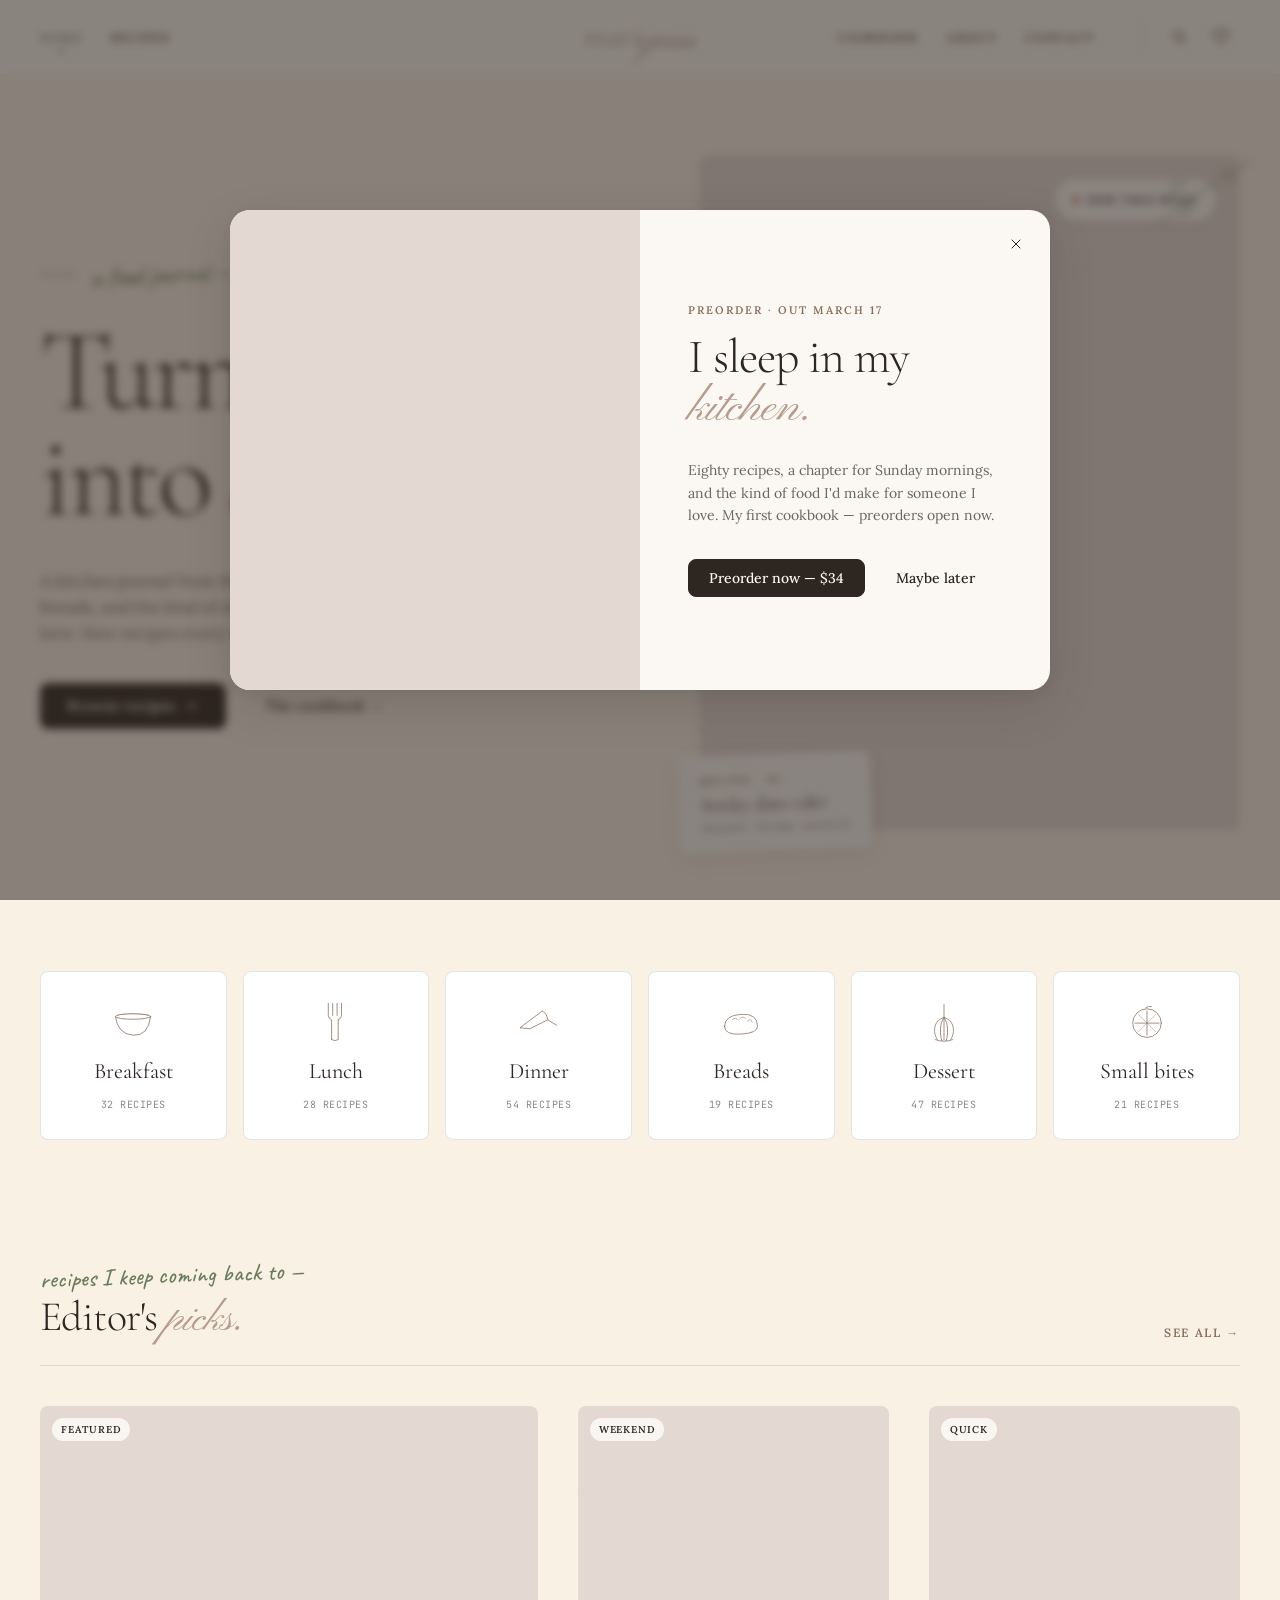
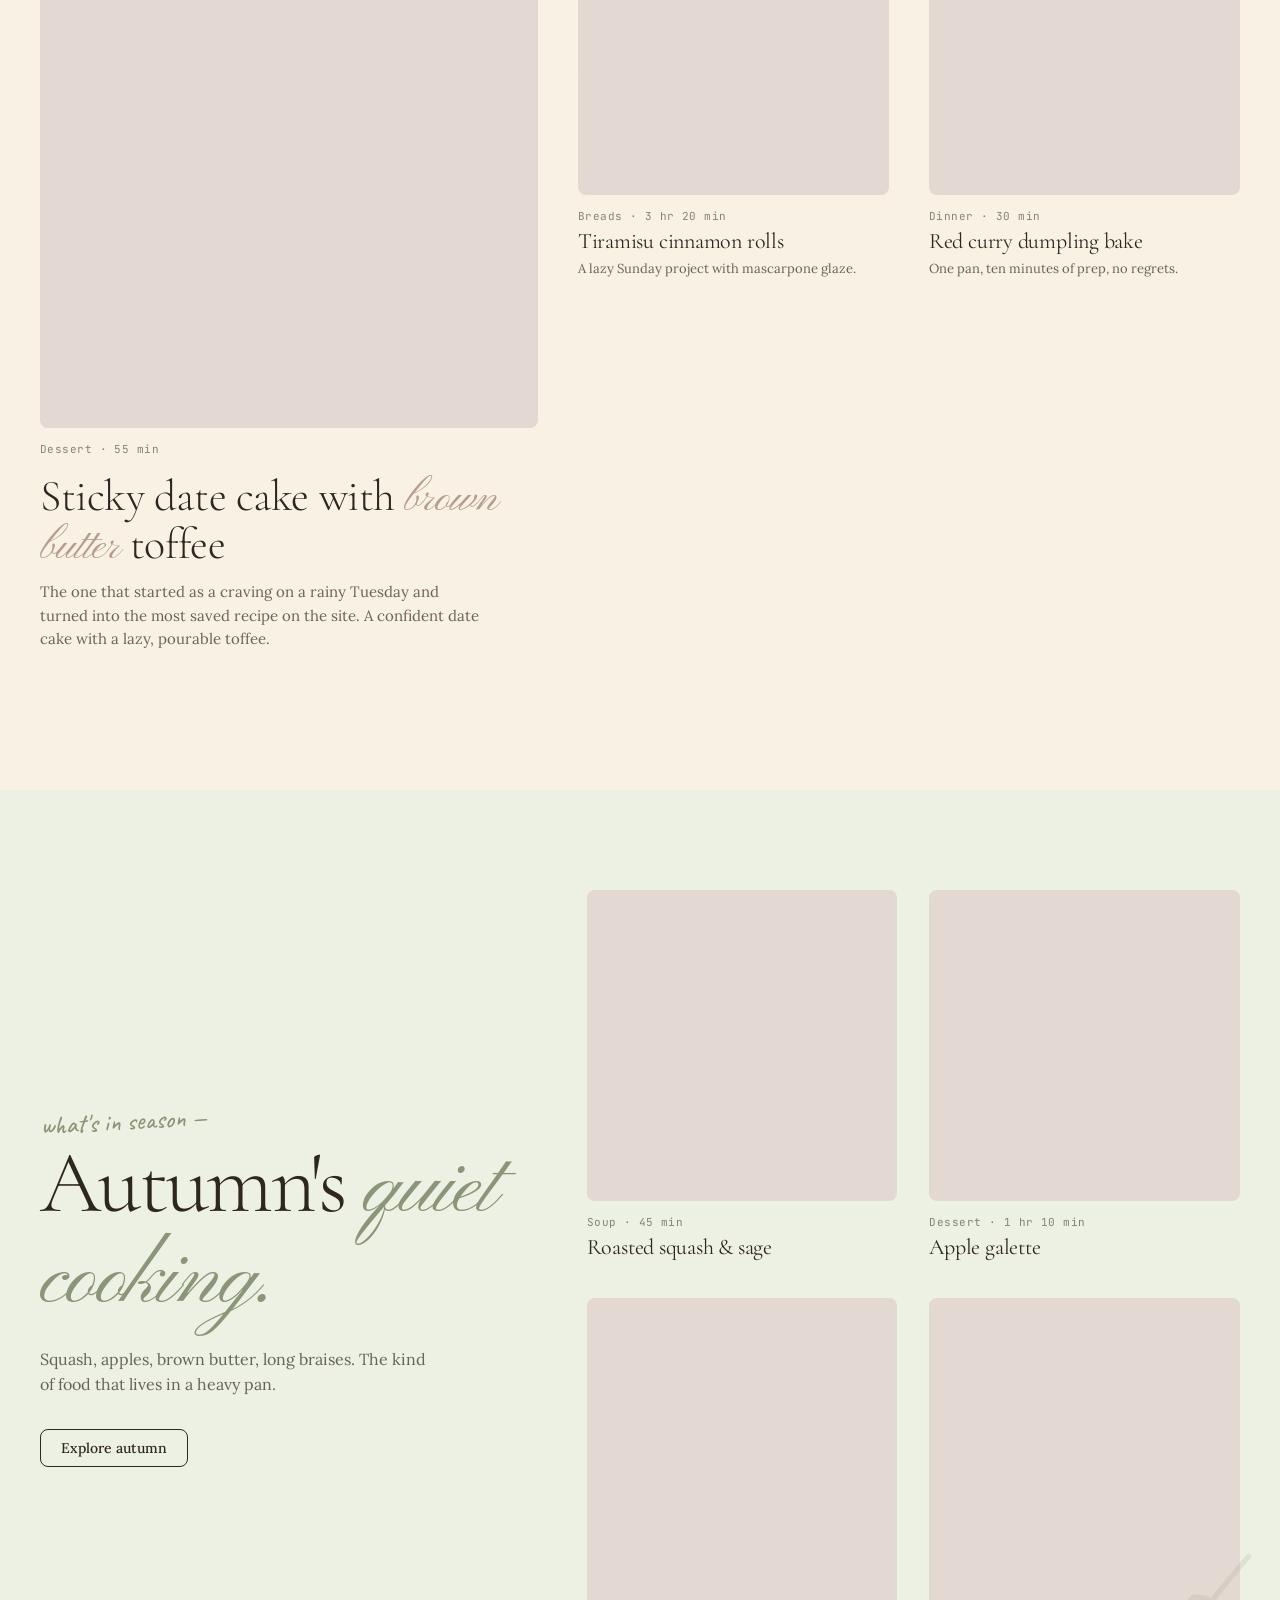
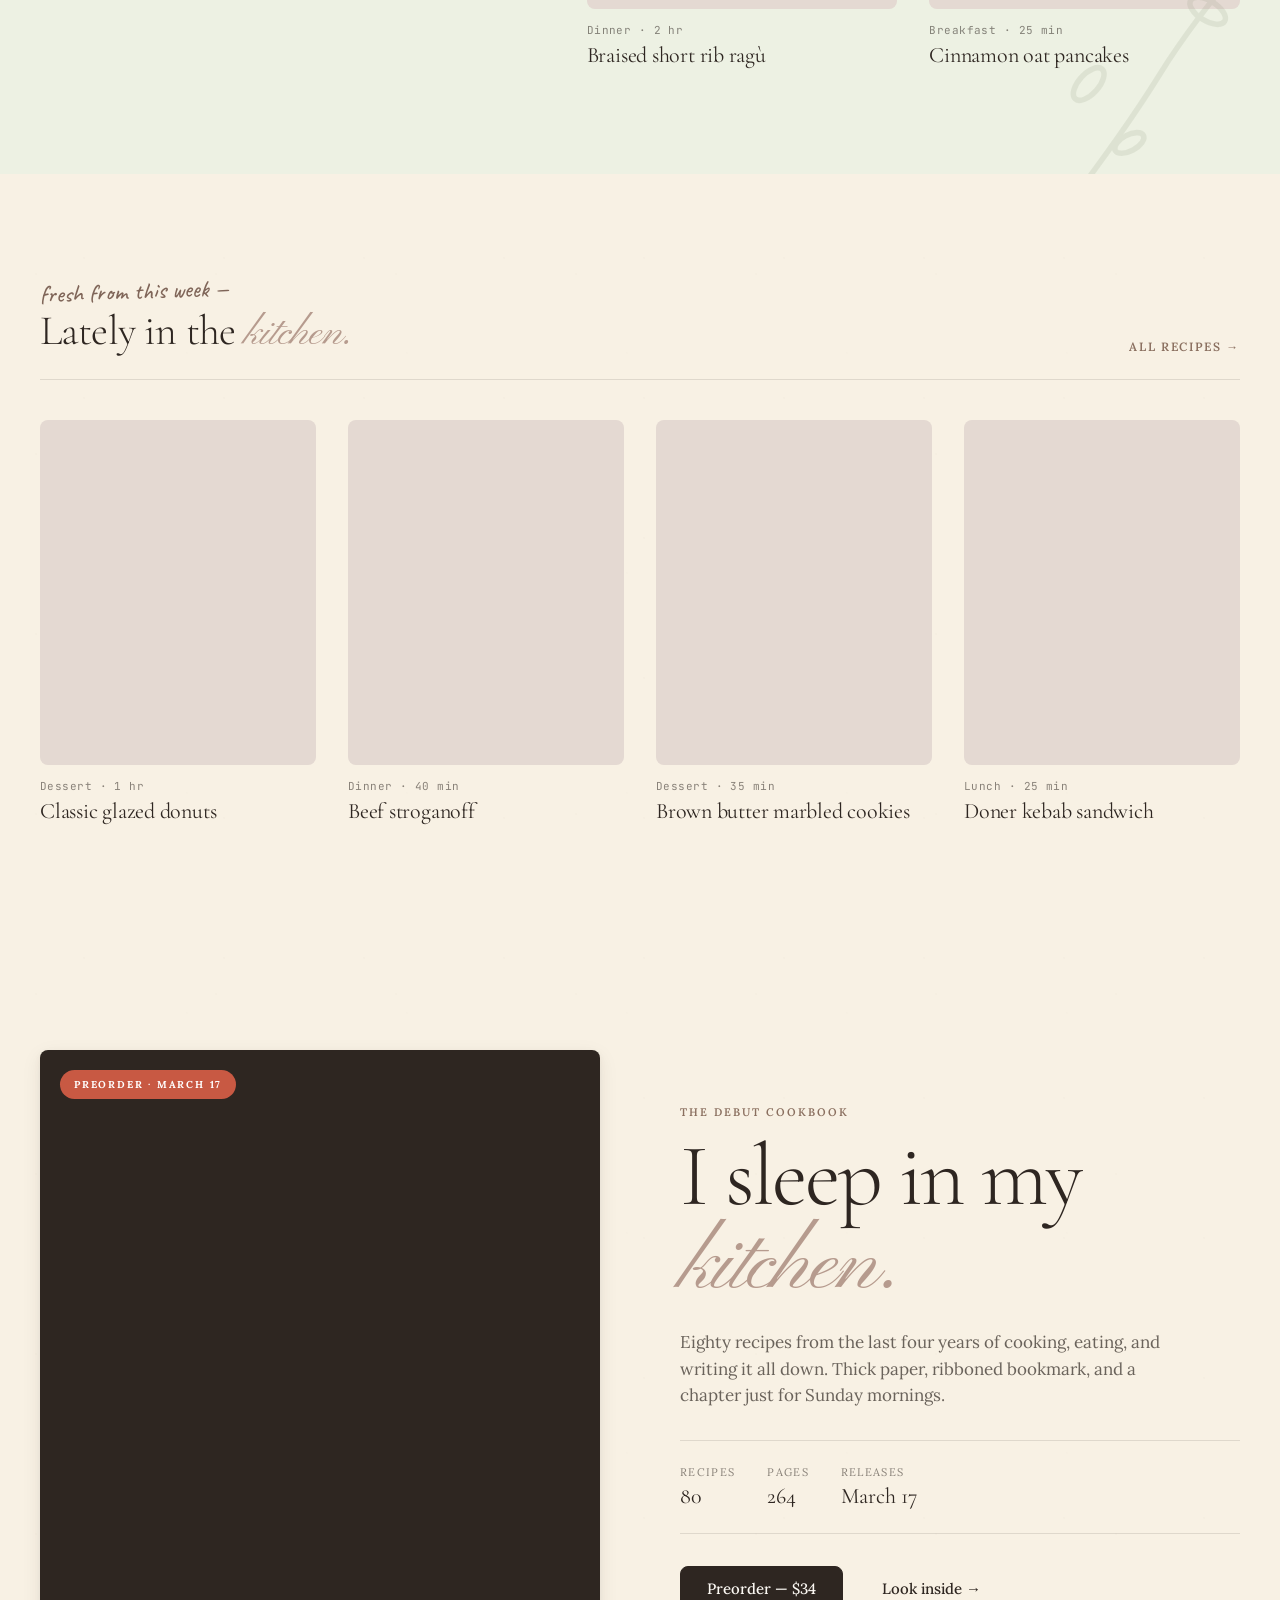
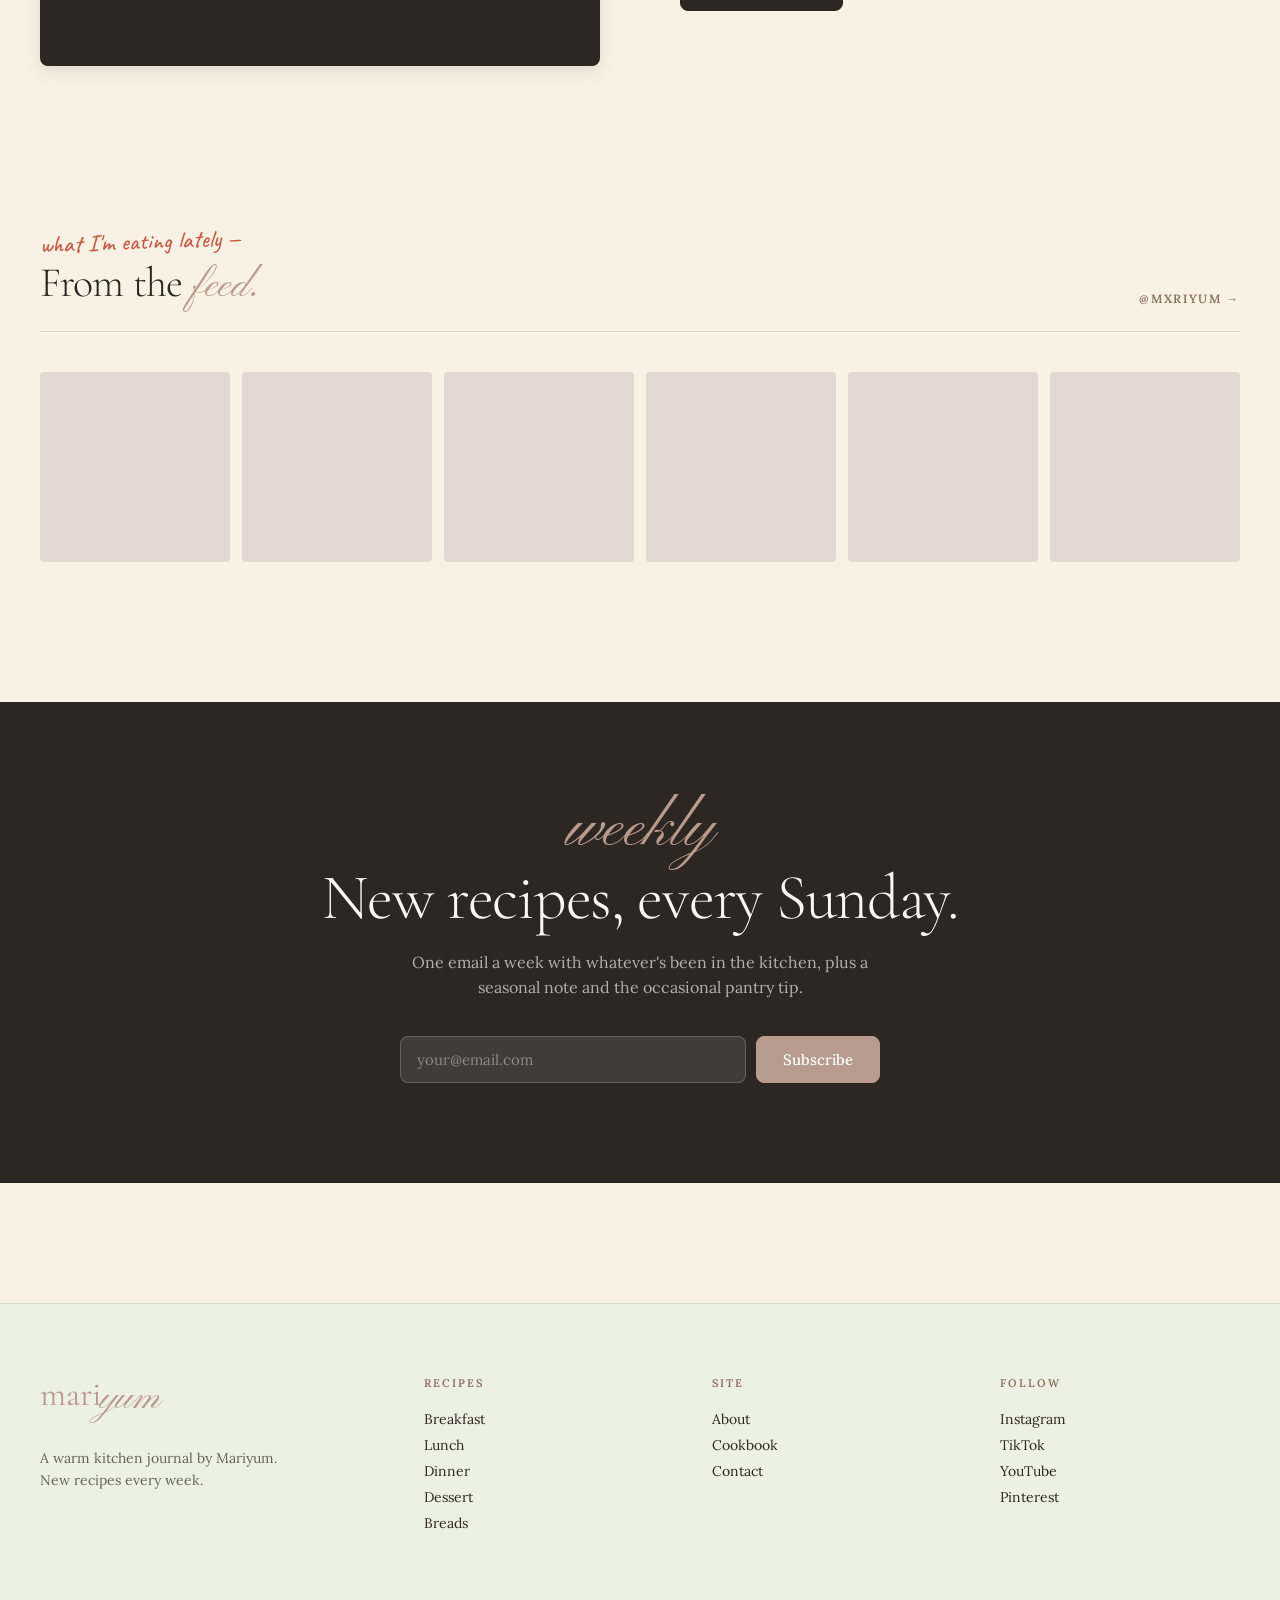
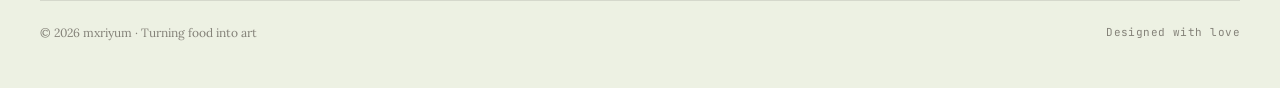
<file: index.html>
<!doctype html>
<html lang="en">
<head>
<meta charset="utf-8" />
<title>mxriyum — Turning food into art</title>
<meta name="viewport" content="width=device-width, initial-scale=1" />
<link rel="preconnect" href="https://fonts.googleapis.com">
<link rel="preconnect" href="https://fonts.gstatic.com" crossorigin>
<link href="https://fonts.googleapis.com/css2?family=Cormorant+Garamond:ital,wght@0,300;0,400;0,500;1,400&family=Pinyon+Script&family=Caveat:wght@400;500;600;700&family=Lora:ital,wght@0,400;0,500;0,600;0,700;1,400;1,500&family=Inter:wght@400;500;600;700&family=JetBrains+Mono:wght@400;500&display=swap" rel="stylesheet">
<link rel="stylesheet" href="site.css" />

<style>
  /* ─── HERO ─── */
  .hero {
    display: grid; grid-template-columns: 1.1fr 1fr; gap: 64px;
    padding: 80px 40px 100px;
    max-width: 1320px; margin: 0 auto;
    align-items: center;
    position: relative;
  }
  .hero-copy { position: relative; }
  .hero-eyebrow { display: flex; align-items: center; gap: 14px; margin-bottom: 28px; }
  .hero-eyebrow .line { flex: none; width: 36px; height: 1px; background: var(--sage-deep); }
  .hero-eyebrow .hand { font-size: 26px; color: var(--sage-deep); transform: rotate(-3deg); }
  .hero h1 {
    font-family: 'Cormorant Garamond', serif; font-weight: 300;
    font-size: clamp(64px, 9vw, 124px);
    line-height: 0.92; letter-spacing: -0.035em;
    margin: 0 0 28px;
  }
  .hero h1 em { font-family: 'Pinyon Script', cursive; font-style: normal; color: var(--mauve); letter-spacing: 0; }
  .hero p { font-size: 17px; line-height: 1.55; color: var(--muted-dark); max-width: 44ch; margin: 0 0 36px; }
  .hero-actions { display: flex; gap: 12px; align-items: center; }
  .hero-actions .marginalia { margin-left: 20px; transform: rotate(-4deg); }

  .hero-img {
    aspect-ratio: 4/5;
    background: var(--mauve-100);
    border-radius: var(--r-md);
    background-image: url('https://images.unsplash.com/photo-1519915028121-7d3463d20b13?w=900&auto=format&fit=crop&q=80');
    background-size: cover; background-position: center;
    position: relative;
  }
  .hero-badge {
    position: absolute; top: 24px; right: 24px;
    background: var(--paper); padding: 14px 18px; border-radius: var(--r-pill);
    display: flex; align-items: center; gap: 8px;
    font-size: 11px; font-weight: 600; letter-spacing: 0.14em; text-transform: uppercase;
    box-shadow: var(--e-2);
  }
  .hero-badge .dot { width: 6px; height: 6px; border-radius: 50%; background: var(--tomato); }
  .hero-caption {
    position: absolute; bottom: -20px; left: -20px;
    background: var(--paper); padding: 18px 22px; border-radius: var(--r-md);
    max-width: 260px; box-shadow: var(--e-3);
    transform: rotate(-2deg);
  }
  .hero-caption .eyebrow { margin-bottom: 6px; }
  .hero-caption .name { font-family: 'Cormorant Garamond', serif; font-size: 20px; line-height: 1.1; margin-bottom: 4px; }
  .hero-caption .meta { font-size: 12px; color: var(--muted); }

  .sketch-hero {
    position: absolute; right: -24px; top: -24px;
    color: var(--sage); opacity: 0.5;
    transform: rotate(12deg);
  }

  /* ─── CATEGORY STRIP ─── */
  .cat-strip {
    padding: 40px 40px 80px;
    max-width: 1320px; margin: 0 auto;
    display: grid; grid-template-columns: repeat(6, 1fr); gap: 16px;
  }
  .cat {
    display: flex; flex-direction: column; align-items: center; gap: 14px;
    padding: 28px 12px; text-decoration: none; color: var(--ink);
    border: 1px solid var(--rule); border-radius: var(--r-md);
    background: #fff;
    transition: all 0.2s;
  }
  .cat:hover { border-color: var(--ink); transform: translateY(-2px); box-shadow: var(--e-2); }
  .cat .sketch { color: var(--walnut); }
  .cat .sketch svg { width: 44px; height: 44px; }
  .cat .name { font-family: 'Cormorant Garamond', serif; font-size: 22px; font-weight: 400; }
  .cat .count { font-family: 'JetBrains Mono', monospace; font-size: 10px; color: var(--muted); letter-spacing: 0.05em; }

  /* ─── EDITOR'S PICKS ─── */
  .picks {
    padding: 40px 40px 40px;
    max-width: 1320px; margin: 0 auto;
  }
  .picks-grid {
    display: grid; grid-template-columns: 1.6fr 1fr 1fr; gap: 40px;
  }
  .picks .feature .img { aspect-ratio: 4/5; background-image: url('https://images.unsplash.com/photo-1565299624946-b28f40a0ae38?w=1200&auto=format&fit=crop&q=80'); }
  .picks .b .img { background-image: url('https://images.unsplash.com/photo-1606313564200-e75d5e30476c?w=800&auto=format&fit=crop&q=80'); }
  .picks .c .img { background-image: url('https://images.unsplash.com/photo-1551024506-0bccd828d307?w=800&auto=format&fit=crop&q=80'); }
  .picks .feature .title { font-size: 44px; font-family: 'Cormorant Garamond', serif; font-weight: 300; line-height: 1; margin: 18px 0 10px; }
  .picks .feature .sub { font-size: 15px; line-height: 1.55; color: var(--muted-dark); max-width: 50ch; }

  /* ─── SEASONAL ─── */
  .seasonal {
    background: var(--sage-tint);
    padding: 100px 40px;
    margin-top: 100px;
    position: relative;
    overflow: hidden;
  }
  .seasonal-inner { max-width: 1320px; margin: 0 auto; display: grid; grid-template-columns: 1fr 1.4fr; gap: 80px; align-items: center; }
  .seasonal-head .hand { font-size: 26px; color: var(--sage); display: block; margin-bottom: 12px; transform: rotate(-3deg); }
  .seasonal-head h2 { font-family: 'Cormorant Garamond', serif; font-weight: 300; font-size: clamp(56px, 7vw, 88px); line-height: 0.95; letter-spacing: -0.03em; margin: 0 0 24px; }
  .seasonal-head h2 em { font-family: 'Pinyon Script', cursive; font-style: normal; color: var(--sage); }
  .seasonal-head p { font-size: 16px; line-height: 1.55; color: var(--muted-dark); margin: 0 0 32px; max-width: 40ch; }
  .season-list { display: grid; grid-template-columns: repeat(2, 1fr); gap: 32px; }
  .season-sketch {
    position: absolute; bottom: -60px; right: -40px;
    color: var(--sage); opacity: 0.15;
    transform: rotate(-8deg);
  }
  .season-sketch svg { width: 320px; height: 320px; }

  /* ─── LATEST FEED ─── */
  .latest {
    padding: 100px 40px;
    max-width: 1320px; margin: 0 auto;
  }
  .latest-grid { display: grid; grid-template-columns: repeat(4, 1fr); gap: 32px; }

  /* ─── COOKBOOK SPOTLIGHT ─── */
  .cookbook-row {
    padding: 120px 40px;
    max-width: 1320px; margin: 0 auto;
    display: grid; grid-template-columns: 1fr 1fr; gap: 80px; align-items: center;
    position: relative;
  }
  .book-img {
    aspect-ratio: 1/1.1;
    background: var(--ink);
    background-image: url('https://images.unsplash.com/photo-1544030288-e6e6108867e4?w=900&auto=format&fit=crop&q=80');
    background-size: cover; background-position: center;
    border-radius: var(--r-md);
    position: relative;
    box-shadow: var(--e-3);
  }
  .book-tag {
    position: absolute; top: 20px; left: 20px;
    background: var(--tomato); color: #fff;
    padding: 8px 14px; border-radius: var(--r-pill);
    font-size: 10px; font-weight: 700; letter-spacing: 0.18em; text-transform: uppercase;
  }
  .cookbook-copy h2 { font-family: 'Cormorant Garamond', serif; font-weight: 300; font-size: clamp(56px, 7vw, 88px); line-height: 0.95; letter-spacing: -0.03em; margin: 0 0 20px; }
  .cookbook-copy h2 em { font-family: 'Pinyon Script', cursive; font-style: normal; color: var(--mauve); }
  .cookbook-copy .meta { display: flex; gap: 32px; margin: 32px 0; padding: 24px 0; border-top: 1px solid var(--rule); border-bottom: 1px solid var(--rule); }
  .cookbook-copy .meta div .lbl { font-size: 11px; letter-spacing: 0.12em; text-transform: uppercase; color: var(--muted); margin-bottom: 4px; }
  .cookbook-copy .meta div .val { font-family: 'Cormorant Garamond', serif; font-size: 22px; }

  /* ─── INSTA ─── */
  .insta {
    padding: 40px 40px 100px;
    max-width: 1320px; margin: 0 auto;
  }
  .insta-grid { display: grid; grid-template-columns: repeat(6, 1fr); gap: 12px; }
  .insta-grid .cell { aspect-ratio: 1/1; background: var(--mauve-100); background-size: cover; background-position: center; border-radius: 4px; cursor: pointer; transition: transform 0.2s; position: relative; }
  .insta-grid .cell:hover { transform: scale(1.02); }
  .insta-grid .cell::after { content: ''; position: absolute; inset: 0; background: rgba(46,38,33,0); transition: background 0.2s; border-radius: 4px; }
  .insta-grid .cell:hover::after { background: rgba(46,38,33,0.1); }

  /* ─── NEWSLETTER ─── */
  .newsletter-block {
    background: var(--ink); color: var(--paper);
    padding: 100px 40px;
    margin-top: 40px;
  }
  .newsletter-block-inner { max-width: 900px; margin: 0 auto; text-align: center; position: relative; }
  .newsletter-block .script { font-size: 64px; color: var(--mauve); display: block; line-height: 0.9; margin-bottom: 6px; }
  .newsletter-block h2 { font-family: 'Cormorant Garamond', serif; font-weight: 300; font-size: clamp(42px, 5vw, 68px); letter-spacing: -0.02em; line-height: 1; margin: 0 0 20px; }
  .newsletter-block p { font-size: 16px; color: rgba(251,248,243,0.65); max-width: 48ch; margin: 0 auto 36px; line-height: 1.55; }
  .newsletter-ctrl { display: flex; gap: 10px; max-width: 480px; margin: 0 auto; }
  .newsletter-ctrl .input { background: rgba(251,248,243,0.1); border-color: rgba(251,248,243,0.2); color: var(--paper); }
  .newsletter-ctrl .input::placeholder { color: rgba(251,248,243,0.4); }
  .newsletter-ctrl .input:focus { background: rgba(251,248,243,0.15); border-color: var(--paper); box-shadow: 0 0 0 3px rgba(182,155,142,0.3); }
  .newsletter-ctrl .btn { background: var(--mauve); border-color: var(--mauve); color: #fff; }
  .newsletter-ctrl .btn:hover { background: var(--mauve-700); border-color: var(--mauve-700); }

  @media (max-width: 900px) {
    .hero { grid-template-columns: 1fr; padding: 48px 24px; gap: 48px; }
    .cat-strip { grid-template-columns: repeat(3, 1fr); }
    .picks-grid { grid-template-columns: 1fr; }
    .seasonal-inner { grid-template-columns: 1fr; }
    .latest-grid { grid-template-columns: repeat(2, 1fr); }
    .cookbook-row { grid-template-columns: 1fr; padding: 64px 24px; }
    .insta-grid { grid-template-columns: repeat(3, 1fr); }
    .footer-inner { grid-template-columns: 1fr 1fr; }
  }
</style>
</head>
<body>

<!-- NAV -->
<nav class="nav">
  <div class="nav-inner">
    <div class="nav-links-left">
        <a class="nav-link active" href="index.html">Home</a>
        <a class="nav-link" href="Browse.html">Recipes</a>
    </div>
    <div class="nav-center">
      <a href="index.html" style="text-decoration:none;"><span class="logo">mari<span class="yum">yum</span></span></a>
    </div>
    <div class="nav-links-right">
        <a class="nav-link" href="Cookbook.html">Cookbook</a>
        <a class="nav-link" href="About.html">About</a>
        <a class="nav-link" href="Contact.html">Contact</a>
      <span class="nav-icons">
        <button class="icon-btn" aria-label="Search"><svg viewBox="0 0 24 24" fill="none" stroke="currentColor" stroke-width="1.5" stroke-linecap="round"><circle cx="11" cy="11" r="6.5"/><path d="M20 20l-4.2-4.2"/></svg></button>
        <button class="icon-btn" aria-label="Save"><svg viewBox="0 0 24 24" fill="none" stroke="currentColor" stroke-width="1.5" stroke-linecap="round" stroke-linejoin="round"><path d="M20.8 4.6a5 5 0 00-7.1 0L12 6.4 10.3 4.6a5 5 0 00-7.1 7.1L12 20.5l8.8-8.8a5 5 0 000-7.1z"/></svg></button>
      </span>
    </div>
    <button class="nav-burger" aria-label="Menu" aria-expanded="false"><span></span><span></span><span></span></button>
  </div>
</nav>
<div class="mobile-drawer" role="dialog" aria-label="Menu">
  <a href="index.html">Home</a>
  <a href="Browse.html">Recipes</a>
  <a href="Cookbook.html">Cookbook</a>
  <a href="About.html">About</a>
  <a href="Contact.html">Contact</a>
  <div class="drawer-foot">
    <a href="https://instagram.com/mxriyum">Instagram</a>
    <a href="#">TikTok</a>
    <a href="#">Pinterest</a>
  </div>
</div>

<!-- SKETCHES -->
<svg xmlns="http://www.w3.org/2000/svg" style="display:none">
  <symbol id="sk-whisk" viewBox="0 0 80 80"><g fill="none" stroke="currentColor" stroke-width="1.4" stroke-linecap="round"><path d="M40 8 L40 32"/><path d="M40 32 C 22 36, 18 58, 28 72"/><path d="M40 32 C 58 36, 62 58, 52 72"/><path d="M40 32 C 32 42, 32 62, 36 74"/><path d="M40 32 C 48 42, 48 62, 44 74"/><path d="M40 32 L40 72"/><path d="M24 72 Q 40 78 56 72" /></g></symbol>
  <symbol id="sk-bowl" viewBox="0 0 80 80"><g fill="none" stroke="currentColor" stroke-width="1.4" stroke-linecap="round"><ellipse cx="40" cy="30" rx="32" ry="5"/><path d="M8 30 Q 12 62, 40 64 T 72 30"/><path d="M12 27 Q 40 22 68 27" opacity="0.4"/></g></symbol>
  <symbol id="sk-fork" viewBox="0 0 80 80"><g fill="none" stroke="currentColor" stroke-width="1.4" stroke-linecap="round"><path d="M26 6 V 28 Q 26 34 32 36 L 32 72"/><path d="M34 6 V 28"/><path d="M42 6 V 28"/><path d="M50 6 V 28 Q 50 34 44 36"/><path d="M32 72 Q 38 76 44 72 L 44 36"/></g></symbol>
  <symbol id="sk-sprig" viewBox="0 0 80 80"><g fill="none" stroke="currentColor" stroke-width="1.4" stroke-linecap="round"><path d="M14 68 Q 30 52, 40 40 T 66 14"/><ellipse cx="22" cy="40" rx="5" ry="2.5" transform="rotate(-40 22 40)"/><ellipse cx="54" cy="26" rx="5" ry="2.5" transform="rotate(40 54 26)"/><ellipse cx="30" cy="56" rx="4" ry="2" transform="rotate(-20 30 56)"/></g></symbol>
  <symbol id="sk-loaf" viewBox="0 0 80 80"><g fill="none" stroke="currentColor" stroke-width="1.4" stroke-linecap="round"><path d="M10 48 Q 10 28, 40 26 T 70 48 Q 70 60, 40 62 T 10 48 Z"/><path d="M24 36 Q 30 30, 34 36" opacity="0.7"/><path d="M38 34 Q 44 28, 48 34" opacity="0.7"/><path d="M52 38 Q 58 32, 60 40" opacity="0.7"/></g></symbol>
  <symbol id="sk-citrus" viewBox="0 0 80 80"><g fill="none" stroke="currentColor" stroke-width="1.4" stroke-linecap="round"><circle cx="40" cy="42" r="26"/><path d="M40 20 V 64"/><path d="M18 42 H 62"/><path d="M24 26 L 56 58" opacity="0.5"/><path d="M56 26 L 24 58" opacity="0.5"/><path d="M38 14 Q 42 10 48 12" /></g></symbol>
  <symbol id="sk-knife" viewBox="0 0 80 80"><g fill="none" stroke="currentColor" stroke-width="1.4" stroke-linecap="round"><path d="M6 50 L 46 20 Q 54 24 56 36 L 24 52 Z"/><path d="M56 36 L 72 46"/></g></symbol>
</svg>

<!-- HERO -->
<section class="hero">
  <div class="hero-copy">
    <div class="hero-eyebrow">
      <span class="line"></span>
      <span class="hand">a food journal —</span>
    </div>
    <h1>Turning food into <em>art.</em></h1>
    <p>A kitchen journal from Mariyum — slow mornings, Sunday breads, and the kind of dessert you'd make for someone you love. New recipes every week.</p>
    <div class="hero-actions">
      <a class="btn primary lg" href="Browse.html">Browse recipes <svg viewBox="0 0 24 24" fill="none" stroke="currentColor" stroke-width="1.5" stroke-linecap="round"><path d="M4 12h16M14 6l6 6-6 6"/></svg></a>
      <a class="btn ghost lg" href="Cookbook.html">The cookbook →</a>
    </div>
  </div>
  <div class="hero-img">
    <div class="hero-badge"><span class="dot"></span>New this week</div>
    <div class="hero-caption">
      <div class="eyebrow">Recipe · 01</div>
      <div class="name">Sticky date cake</div>
      <div class="meta">Dessert · 55 min · serves 8</div>
    </div>
    <div class="sketch-hero sketch"><svg width="120" height="120"><use href="#sk-sprig"/></svg></div>
  </div>
</section>

<!-- CATEGORY STRIP -->
<section class="cat-strip">
  <a class="cat" href="Browse.html?cat=breakfast"><span class="sketch"><svg><use href="#sk-bowl"/></svg></span><span class="name">Breakfast</span><span class="count">32 RECIPES</span></a>
  <a class="cat" href="Browse.html?cat=lunch"><span class="sketch"><svg><use href="#sk-fork"/></svg></span><span class="name">Lunch</span><span class="count">28 RECIPES</span></a>
  <a class="cat" href="Browse.html?cat=dinner"><span class="sketch"><svg><use href="#sk-knife"/></svg></span><span class="name">Dinner</span><span class="count">54 RECIPES</span></a>
  <a class="cat" href="Browse.html?cat=breads"><span class="sketch"><svg><use href="#sk-loaf"/></svg></span><span class="name">Breads</span><span class="count">19 RECIPES</span></a>
  <a class="cat" href="Browse.html?cat=dessert"><span class="sketch"><svg><use href="#sk-whisk"/></svg></span><span class="name">Dessert</span><span class="count">47 RECIPES</span></a>
  <a class="cat" href="Browse.html?cat=appetizers"><span class="sketch"><svg><use href="#sk-citrus"/></svg></span><span class="name">Small bites</span><span class="count">21 RECIPES</span></a>
</section>

<!-- EDITOR'S PICKS -->
<section class="picks">
  <div class="section-head">
    <div><span class="hand" style="font-family:'Caveat',cursive;font-size:24px;color:var(--sage-deep);display:block;margin-bottom:6px;transform:rotate(-2deg);">recipes I keep coming back to —</span><h2>Editor's <em>picks.</em></h2></div>
    <a class="link" href="Browse.html">See all →</a>
  </div>
  <div class="picks-grid">
    <a class="recipe-card feature" href="Recipe.html">
      <div class="img">
        <div class="tag-strip"><span class="tag">Featured</span></div>
      </div>
      <span class="meta-mono">Dessert · 55 min</span>
      <div class="title" style="font-size:44px">Sticky date cake with <em style="font-family:'Pinyon Script',cursive;font-style:normal;color:var(--mauve)">brown butter</em> toffee</div>
      <div class="sub">The one that started as a craving on a rainy Tuesday and turned into the most saved recipe on the site. A confident date cake with a lazy, pourable toffee.</div>
    </a>
    <a class="recipe-card b" href="Recipe.html">
      <div class="img"><div class="tag-strip"><span class="tag">Weekend</span></div></div>
      <span class="meta-mono">Breads · 3 hr 20 min</span>
      <h3 class="title">Tiramisu cinnamon rolls</h3>
      <div class="sub">A lazy Sunday project with mascarpone glaze.</div>
    </a>
    <a class="recipe-card c" href="Recipe.html">
      <div class="img"><div class="tag-strip"><span class="tag">Quick</span></div></div>
      <span class="meta-mono">Dinner · 30 min</span>
      <h3 class="title">Red curry dumpling bake</h3>
      <div class="sub">One pan, ten minutes of prep, no regrets.</div>
    </a>
  </div>
</section>

<!-- SEASONAL -->
<section class="seasonal">
  <div class="seasonal-inner">
    <div class="seasonal-head">
      <span class="hand">what's in season —</span>
      <h2>Autumn's <em>quiet cooking.</em></h2>
      <p>Squash, apples, brown butter, long braises. The kind of food that lives in a heavy pan.</p>
      <a class="btn outline" href="Browse.html?season=autumn">Explore autumn</a>
    </div>
    <div class="season-list">
      <a class="recipe-card" href="Recipe.html">
        <div class="img" style="background-image:url('https://images.unsplash.com/photo-1476124369491-e7addf5db371?w=600&auto=format&fit=crop&q=80');aspect-ratio:1/1"></div>
        <span class="meta-mono">Soup · 45 min</span>
        <h3 class="title">Roasted squash &amp; sage</h3>
      </a>
      <a class="recipe-card" href="Recipe.html">
        <div class="img" style="background-image:url('https://images.unsplash.com/photo-1509440159596-0249088772ff?w=600&auto=format&fit=crop&q=80');aspect-ratio:1/1"></div>
        <span class="meta-mono">Dessert · 1 hr 10 min</span>
        <h3 class="title">Apple galette</h3>
      </a>
      <a class="recipe-card" href="Recipe.html">
        <div class="img" style="background-image:url('https://images.unsplash.com/photo-1585478259715-4aa86f58f7f9?w=600&auto=format&fit=crop&q=80');aspect-ratio:1/1"></div>
        <span class="meta-mono">Dinner · 2 hr</span>
        <h3 class="title">Braised short rib ragù</h3>
      </a>
      <a class="recipe-card" href="Recipe.html">
        <div class="img" style="background-image:url('https://images.unsplash.com/photo-1490818387583-1baba5e638af?w=600&auto=format&fit=crop&q=80');aspect-ratio:1/1"></div>
        <span class="meta-mono">Breakfast · 25 min</span>
        <h3 class="title">Cinnamon oat pancakes</h3>
      </a>
    </div>
  </div>
  <div class="season-sketch sketch"><svg><use href="#sk-sprig"/></svg></div>
</section>

<!-- LATEST -->
<section class="latest">
  <div class="section-head">
    <div><span class="hand" style="font-family:'Caveat',cursive;font-size:24px;color:var(--mauve-700);display:block;margin-bottom:6px;transform:rotate(-2deg);">fresh from this week —</span><h2>Lately in the <em>kitchen.</em></h2></div>
    <a class="link" href="Browse.html">All recipes →</a>
  </div>
  <div class="latest-grid">
    <a class="recipe-card" href="Recipe.html">
      <div class="img" style="background-image:url('https://images.unsplash.com/photo-1587314168485-3236d6710814?w=600&auto=format&fit=crop&q=80')"></div>
      <span class="meta-mono">Dessert · 1 hr</span>
      <h3 class="title">Classic glazed donuts</h3>
    </a>
    <a class="recipe-card" href="Recipe.html">
      <div class="img" style="background-image:url('https://images.unsplash.com/photo-1568901346375-23c9450c58cd?w=600&auto=format&fit=crop&q=80')"></div>
      <span class="meta-mono">Dinner · 40 min</span>
      <h3 class="title">Beef stroganoff</h3>
    </a>
    <a class="recipe-card" href="Recipe.html">
      <div class="img" style="background-image:url('https://images.unsplash.com/photo-1486632024304-d6a0c5151a0f?w=600&auto=format&fit=crop&q=80')"></div>
      <span class="meta-mono">Dessert · 35 min</span>
      <h3 class="title">Brown butter marbled cookies</h3>
    </a>
    <a class="recipe-card" href="Recipe.html">
      <div class="img" style="background-image:url('https://images.unsplash.com/photo-1603360946369-dc9bb6258143?w=600&auto=format&fit=crop&q=80')"></div>
      <span class="meta-mono">Lunch · 25 min</span>
      <h3 class="title">Doner kebab sandwich</h3>
    </a>
  </div>
</section>

<!-- COOKBOOK -->
<section class="cookbook-row">
  <div class="book-img"><span class="book-tag">Preorder · March 17</span></div>
  <div class="cookbook-copy">
    <div class="eyebrow" style="margin-bottom:16px">The debut cookbook</div>
    <h2>I sleep in my <em>kitchen.</em></h2>
    <p style="font-size:17px; line-height:1.55; color:var(--muted-dark); max-width:44ch; margin:0">Eighty recipes from the last four years of cooking, eating, and writing it all down. Thick paper, ribboned bookmark, and a chapter just for Sunday mornings.</p>
    <div class="meta">
      <div><div class="lbl">Recipes</div><div class="val">80</div></div>
      <div><div class="lbl">Pages</div><div class="val">264</div></div>
      <div><div class="lbl">Releases</div><div class="val">March 17</div></div>
    </div>
    <div style="display:flex; gap:12px;">
      <a class="btn primary lg" href="Cookbook.html">Preorder — $34</a>
      <a class="btn ghost lg" href="Cookbook.html">Look inside →</a>
    </div>
  </div>
</section>

<!-- INSTA -->
<section class="insta">
  <div class="section-head">
    <div><span class="hand" style="font-family:'Caveat',cursive;font-size:24px;color:var(--tomato);display:block;margin-bottom:6px;transform:rotate(-2deg);">what I'm eating lately —</span><h2>From the <em>feed.</em></h2></div>
    <a class="link" href="https://instagram.com/mxriyum">@mxriyum →</a>
  </div>
  <div class="insta-grid">
    <div class="cell" style="background-image:url('https://images.unsplash.com/photo-1565958011703-44f9829ba187?w=400&auto=format&fit=crop&q=80')"></div>
    <div class="cell" style="background-image:url('https://images.unsplash.com/photo-1606787366850-de6330128bfc?w=400&auto=format&fit=crop&q=80')"></div>
    <div class="cell" style="background-image:url('https://images.unsplash.com/photo-1482049016688-2d3e1b311543?w=400&auto=format&fit=crop&q=80')"></div>
    <div class="cell" style="background-image:url('https://images.unsplash.com/photo-1565299507177-b0ac66763828?w=400&auto=format&fit=crop&q=80')"></div>
    <div class="cell" style="background-image:url('https://images.unsplash.com/photo-1511690656952-34342bb7c2f2?w=400&auto=format&fit=crop&q=80')"></div>
    <div class="cell" style="background-image:url('https://images.unsplash.com/photo-1551782450-a2132b4ba21d?w=400&auto=format&fit=crop&q=80')"></div>
  </div>
</section>

<!-- NEWSLETTER -->
<section class="newsletter-block">
  <div class="newsletter-block-inner">
    <span class="script">weekly</span>
    <h2>New recipes, every Sunday.</h2>
    <p>One email a week with whatever's been in the kitchen, plus a seasonal note and the occasional pantry tip.</p>
    <form class="newsletter-ctrl" onsubmit="event.preventDefault(); this.querySelector('.btn').textContent='subscribed ♡';">
      <input class="input" placeholder="your@email.com"/>
      <button class="btn lg" type="submit">Subscribe</button>
    </form>
  </div>
</section>

<!-- FOOTER -->
<footer class="site-footer">
  <div class="footer-inner">
    <div class="footer-col">
      <span class="logo" style="font-size:34px; margin-bottom:16px; display:inline-flex;">mari<span class="yum">yum</span></span>
      <p style="margin-top:16px;">A warm kitchen journal by Mariyum.<br/>New recipes every week.</p>
    </div>
    <div class="footer-col">
      <h4>Recipes</h4>
      <a href="Browse.html?cat=breakfast">Breakfast</a>
      <a href="Browse.html?cat=lunch">Lunch</a>
      <a href="Browse.html?cat=dinner">Dinner</a>
      <a href="Browse.html?cat=dessert">Dessert</a>
      <a href="Browse.html?cat=breads">Breads</a>
    </div>
    <div class="footer-col">
      <h4>Site</h4>
      <a href="About.html">About</a>
      <a href="Cookbook.html">Cookbook</a>
      <a href="Contact.html">Contact</a>
    </div>
    <div class="footer-col">
      <h4>Follow</h4>
      <a href="#">Instagram</a>
      <a href="#">TikTok</a>
      <a href="#">YouTube</a>
      <a href="#">Pinterest</a>
    </div>
  </div>
  <div class="footer-bottom">
    <span>© 2026 mxriyum · Turning food into art</span>
    <span class="meta-mono">Designed with love</span>
  </div>
</footer>

<!-- COOKBOOK MODAL -->
<div class="modal-backdrop" id="cookbook-modal">
  <div class="modal">
    <button class="modal-close" data-close aria-label="Close"><svg width="16" height="16" viewBox="0 0 24 24" fill="none" stroke="currentColor" stroke-width="1.5" stroke-linecap="round"><path d="M6 6l12 12M18 6L6 18"/></svg></button>
    <div class="modal-img"></div>
    <div class="modal-body">
      <div class="eyebrow">Preorder · out March 17</div>
      <h2>I sleep in my <em>kitchen.</em></h2>
      <div class="sub">Eighty recipes, a chapter for Sunday mornings, and the kind of food I'd make for someone I love. My first cookbook — preorders open now.</div>
      <div style="display:flex; gap:10px;">
        <a class="btn primary" href="Cookbook.html">Preorder now — $34</a>
        <button class="btn ghost" data-close>Maybe later</button>
      </div>
    </div>
  </div>
</div>

<script src="site.js"></script>
</body>
</html>
</file>
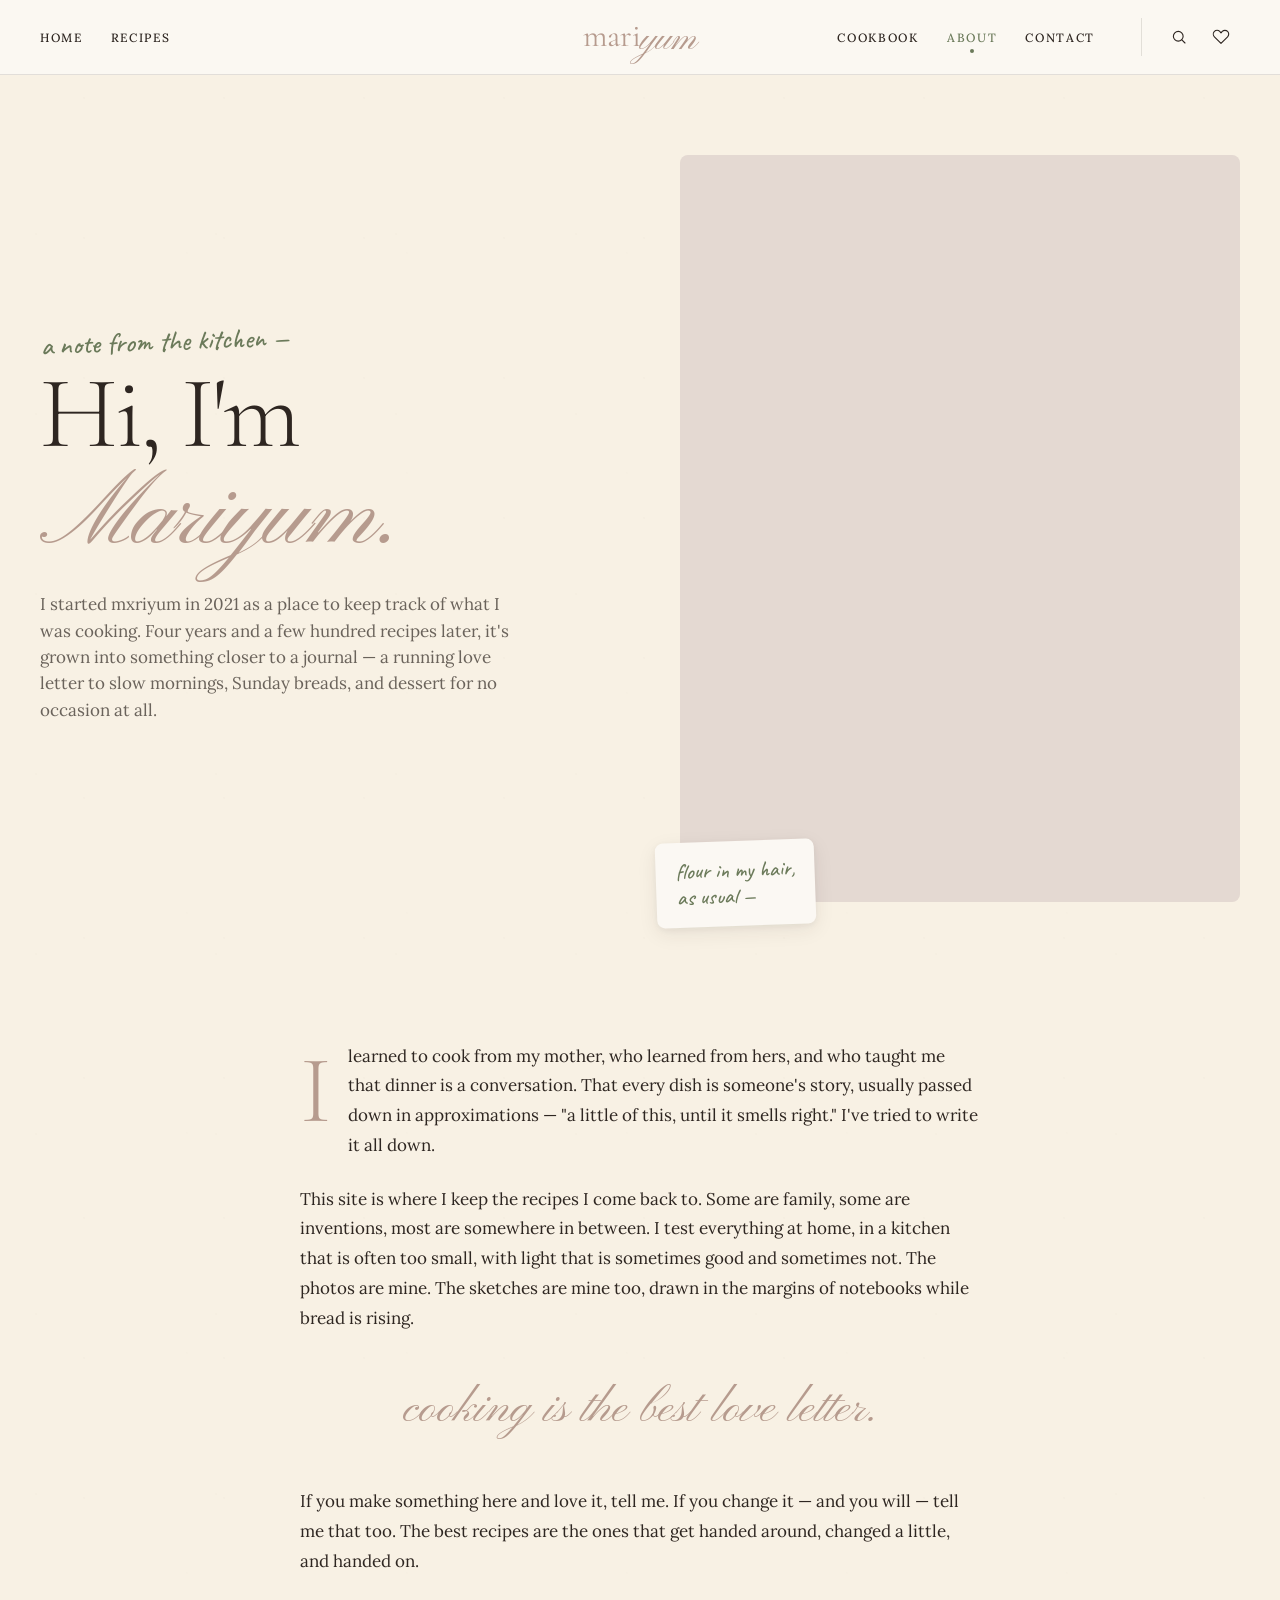
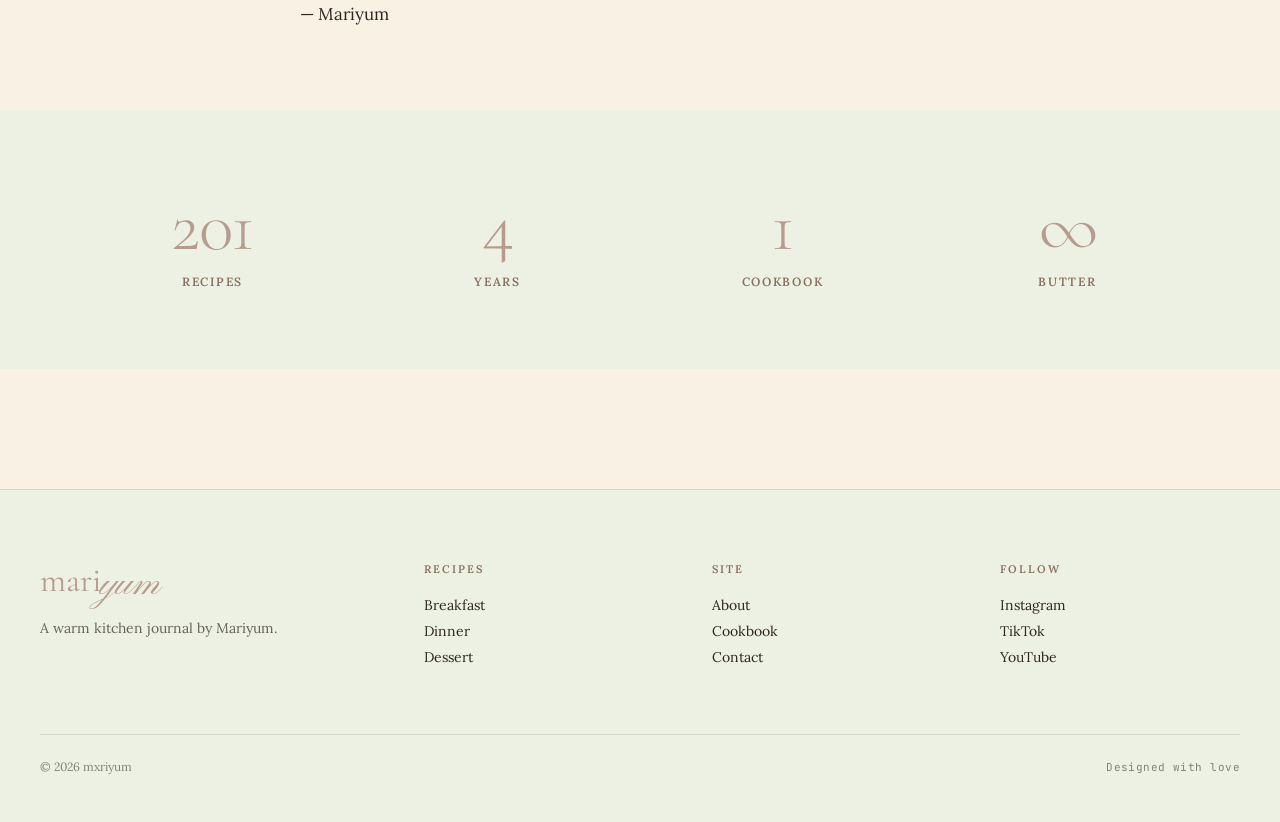
<file: About.html>
<!doctype html>
<html lang="en">
<head>
<meta charset="utf-8" />
<title>About — mxriyum</title>
<meta name="viewport" content="width=device-width, initial-scale=1" />
<link rel="preconnect" href="https://fonts.googleapis.com">
<link rel="preconnect" href="https://fonts.gstatic.com" crossorigin>
<link href="https://fonts.googleapis.com/css2?family=Cormorant+Garamond:ital,wght@0,300;0,400;0,500;1,400&family=Pinyon+Script&family=Caveat:wght@400;500;600;700&family=Lora:ital,wght@0,400;0,500;0,600;0,700;1,400;1,500&family=Inter:wght@400;500;600;700&family=JetBrains+Mono:wght@400;500&display=swap" rel="stylesheet">
<link rel="stylesheet" href="site.css" />

<style>
  .about-hero { max-width: 1320px; margin: 0 auto; padding: 80px 40px 60px; display: grid; grid-template-columns: 1fr 1fr; gap: 80px; align-items: center; }
  .about-hero h1 { font-family: 'Cormorant Garamond', serif; font-weight: 300; font-size: clamp(56px, 8vw, 108px); line-height: 0.95; letter-spacing: -0.03em; margin: 0 0 24px; }
  .about-hero h1 em { font-family: 'Pinyon Script', cursive; font-style: normal; color: var(--mauve); }
  .about-hero p { font-size: 17px; line-height: 1.55; color: var(--muted-dark); margin: 0 0 16px; max-width: 44ch; }
  .about-portrait { aspect-ratio: 3/4; background: var(--mauve-100); background-image: url('https://images.unsplash.com/photo-1607346256330-dee7af15f7c5?w=900&auto=format&fit=crop&q=80'); background-size: cover; background-position: center; border-radius: var(--r-md); position: relative; }
  .about-portrait .caption { position: absolute; bottom: -24px; left: -24px; background: var(--paper); padding: 16px 20px; box-shadow: var(--e-3); border-radius: var(--r-md); transform: rotate(-2deg); }
  .about-portrait .caption .hand { font-family: 'Caveat', cursive; font-weight: 500; font-size: 22px; color: var(--sage-deep); line-height: 1.2; display: block; }

  .story { max-width: 760px; margin: 80px auto; padding: 0 40px; }
  .story .drop { float: left; font-family: 'Cormorant Garamond', serif; font-size: 96px; line-height: 0.85; color: var(--mauve); padding: 8px 16px 0 0; font-weight: 300; }
  .story p { font-size: 17px; line-height: 1.75; color: var(--ink); margin: 0 0 24px; }
  .story p.script-quote { font-family: 'Pinyon Script', cursive; font-size: 48px; color: var(--mauve); text-align: center; margin: 48px 0; line-height: 1.2; font-weight: 400; }

  .stats { background: var(--sage-tint); padding: 80px 40px; margin: 80px 0; }
  .stats-inner { max-width: 1100px; margin: 0 auto; display: grid; grid-template-columns: repeat(4, 1fr); gap: 40px; text-align: center; }
  .stat .val { font-family: 'Cormorant Garamond', serif; font-size: 72px; font-weight: 300; color: var(--mauve); line-height: 1; letter-spacing: -0.02em; }
  .stat .lbl { font-size: 12px; letter-spacing: 0.14em; text-transform: uppercase; color: var(--walnut); margin-top: 12px; font-weight: 600; }

  @media (max-width: 900px) {
    .about-hero { grid-template-columns: 1fr; padding: 48px 24px; gap: 40px; }
    .stats-inner { grid-template-columns: repeat(2, 1fr); }
  }
</style>
</head>
<body>

<nav class="nav">
  <div class="nav-inner">
    <div class="nav-links-left">
        <a class="nav-link" href="index.html">Home</a>
        <a class="nav-link" href="Browse.html">Recipes</a>
    </div>
    <div class="nav-center">
      <a href="index.html" style="text-decoration:none;"><span class="logo">mari<span class="yum">yum</span></span></a>
    </div>
    <div class="nav-links-right">
        <a class="nav-link" href="Cookbook.html">Cookbook</a>
        <a class="nav-link active" href="About.html">About</a>
        <a class="nav-link" href="Contact.html">Contact</a>
      <span class="nav-icons">
        <button class="icon-btn" aria-label="Search"><svg viewBox="0 0 24 24" fill="none" stroke="currentColor" stroke-width="1.5" stroke-linecap="round"><circle cx="11" cy="11" r="6.5"/><path d="M20 20l-4.2-4.2"/></svg></button>
        <button class="icon-btn" aria-label="Save"><svg viewBox="0 0 24 24" fill="none" stroke="currentColor" stroke-width="1.5" stroke-linecap="round" stroke-linejoin="round"><path d="M20.8 4.6a5 5 0 00-7.1 0L12 6.4 10.3 4.6a5 5 0 00-7.1 7.1L12 20.5l8.8-8.8a5 5 0 000-7.1z"/></svg></button>
      </span>
    </div>
    <button class="nav-burger" aria-label="Menu" aria-expanded="false"><span></span><span></span><span></span></button>
  </div>
</nav>
<div class="mobile-drawer" role="dialog" aria-label="Menu">
  <a href="index.html">Home</a>
  <a href="Browse.html">Recipes</a>
  <a href="Cookbook.html">Cookbook</a>
  <a href="About.html">About</a>
  <a href="Contact.html">Contact</a>
  <div class="drawer-foot">
    <a href="https://instagram.com/mxriyum">Instagram</a>
    <a href="#">TikTok</a>
    <a href="#">Pinterest</a>
  </div>
</div>

<section class="about-hero">
  <div>
    <span style="font-family:'Caveat',cursive;font-size:28px;color:var(--sage-deep);font-weight:500;display:block;margin-bottom:12px;transform:rotate(-2deg);">a note from the kitchen —</span>
    <h1>Hi, I'm <em>Mariyum.</em></h1>
    <p>I started mxriyum in 2021 as a place to keep track of what I was cooking. Four years and a few hundred recipes later, it's grown into something closer to a journal — a running love letter to slow mornings, Sunday breads, and dessert for no occasion at all.</p>
  </div>
  <div class="about-portrait">
    <div class="caption"><span class="hand">flour in my hair,<br/>as usual —</span></div>
  </div>
</section>

<section class="story">
  <p><span class="drop">I</span>learned to cook from my mother, who learned from hers, and who taught me that dinner is a conversation. That every dish is someone's story, usually passed down in approximations — "a little of this, until it smells right." I've tried to write it all down.</p>
  <p>This site is where I keep the recipes I come back to. Some are family, some are inventions, most are somewhere in between. I test everything at home, in a kitchen that is often too small, with light that is sometimes good and sometimes not. The photos are mine. The sketches are mine too, drawn in the margins of notebooks while bread is rising.</p>
  <p class="script-quote">cooking is the best love letter.</p>
  <p>If you make something here and love it, tell me. If you change it — and you will — tell me that too. The best recipes are the ones that get handed around, changed a little, and handed on.</p>
  <p>— Mariyum</p>
</section>

<section class="stats">
  <div class="stats-inner">
    <div class="stat"><div class="val">201</div><div class="lbl">Recipes</div></div>
    <div class="stat"><div class="val">4</div><div class="lbl">Years</div></div>
    <div class="stat"><div class="val">1</div><div class="lbl">Cookbook</div></div>
    <div class="stat"><div class="val">∞</div><div class="lbl">Butter</div></div>
  </div>
</section>

<footer class="site-footer">
  <div class="footer-inner">
    <div class="footer-col"><span class="logo" style="font-size:34px;">mari<span class="yum">yum</span></span><p style="margin-top:16px;">A warm kitchen journal by Mariyum.</p></div>
    <div class="footer-col"><h4>Recipes</h4><a href="Browse.html">Breakfast</a><a href="Browse.html">Dinner</a><a href="Browse.html">Dessert</a></div>
    <div class="footer-col"><h4>Site</h4><a href="About.html">About</a><a href="Cookbook.html">Cookbook</a><a href="Contact.html">Contact</a></div>
    <div class="footer-col"><h4>Follow</h4><a href="#">Instagram</a><a href="#">TikTok</a><a href="#">YouTube</a></div>
  </div>
  <div class="footer-bottom"><span>© 2026 mxriyum</span><span class="meta-mono">Designed with love</span></div>
</footer>

</body>
</html>
</file>
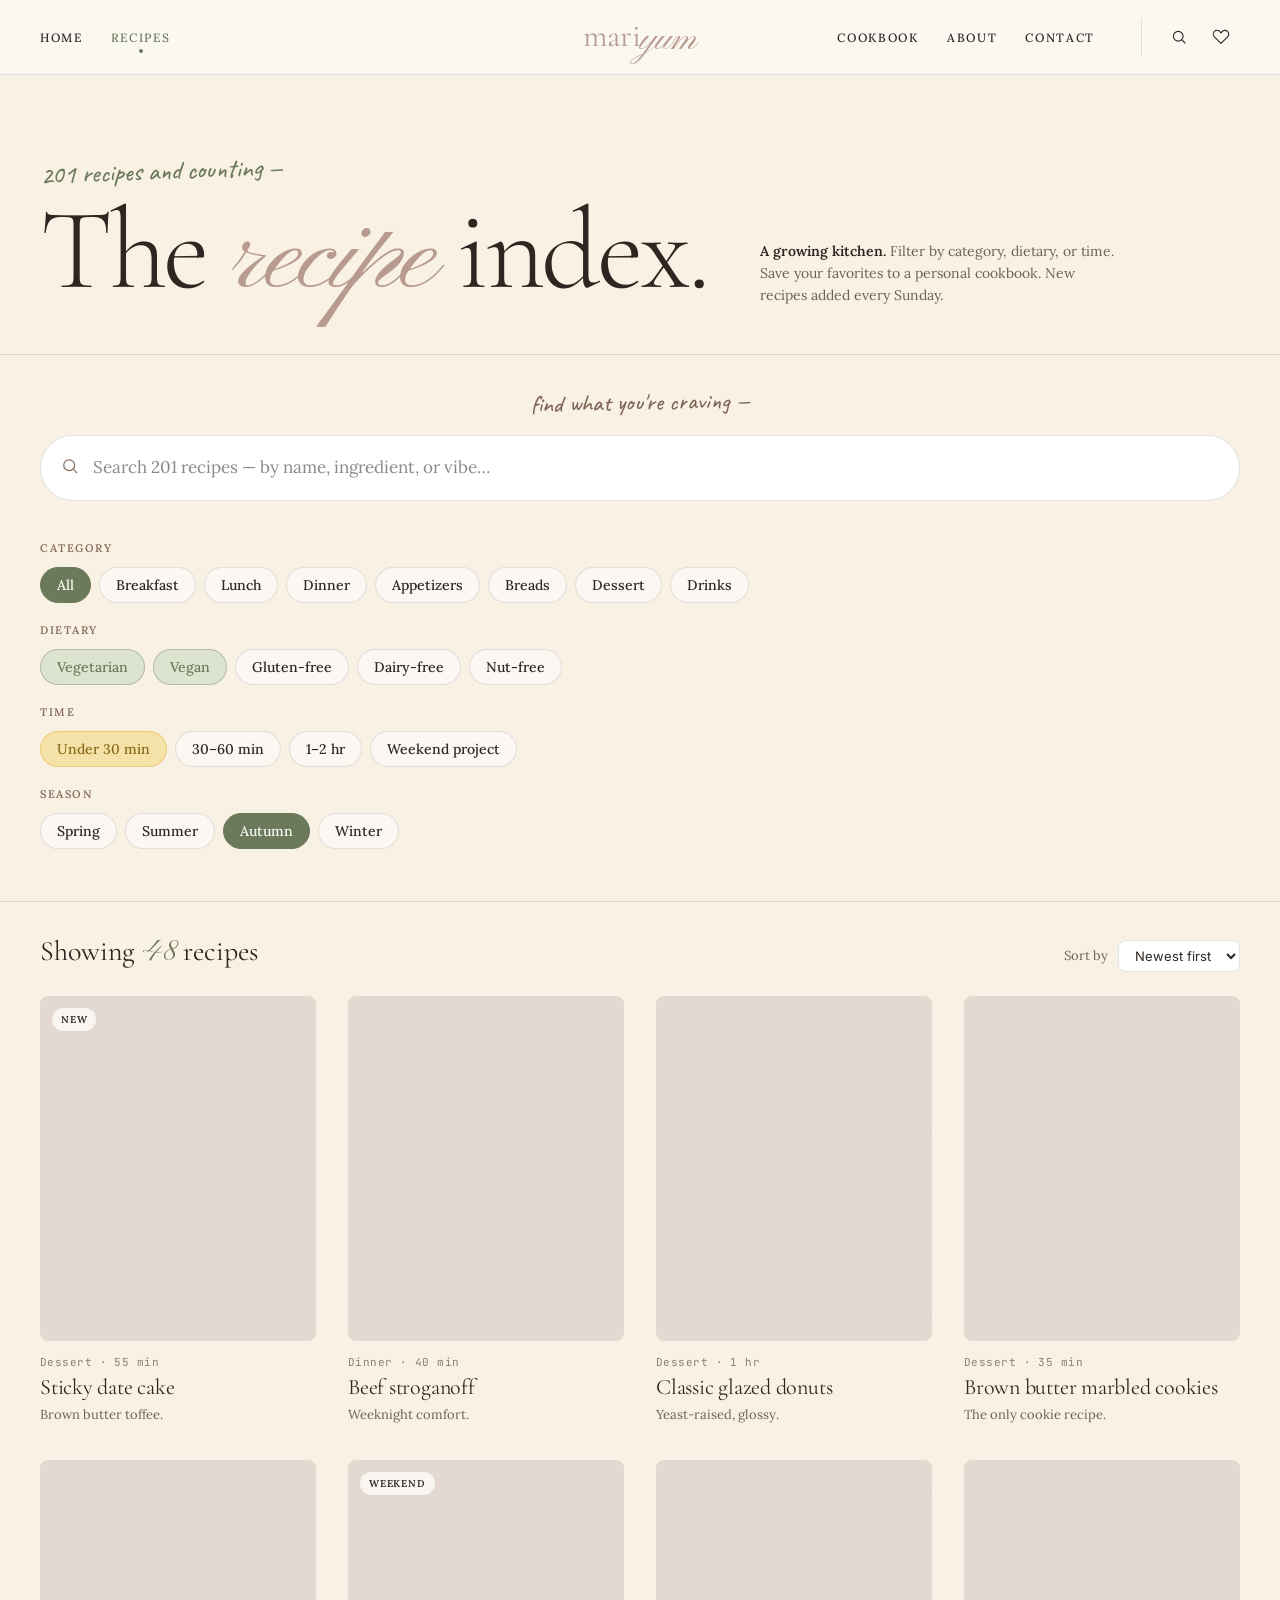
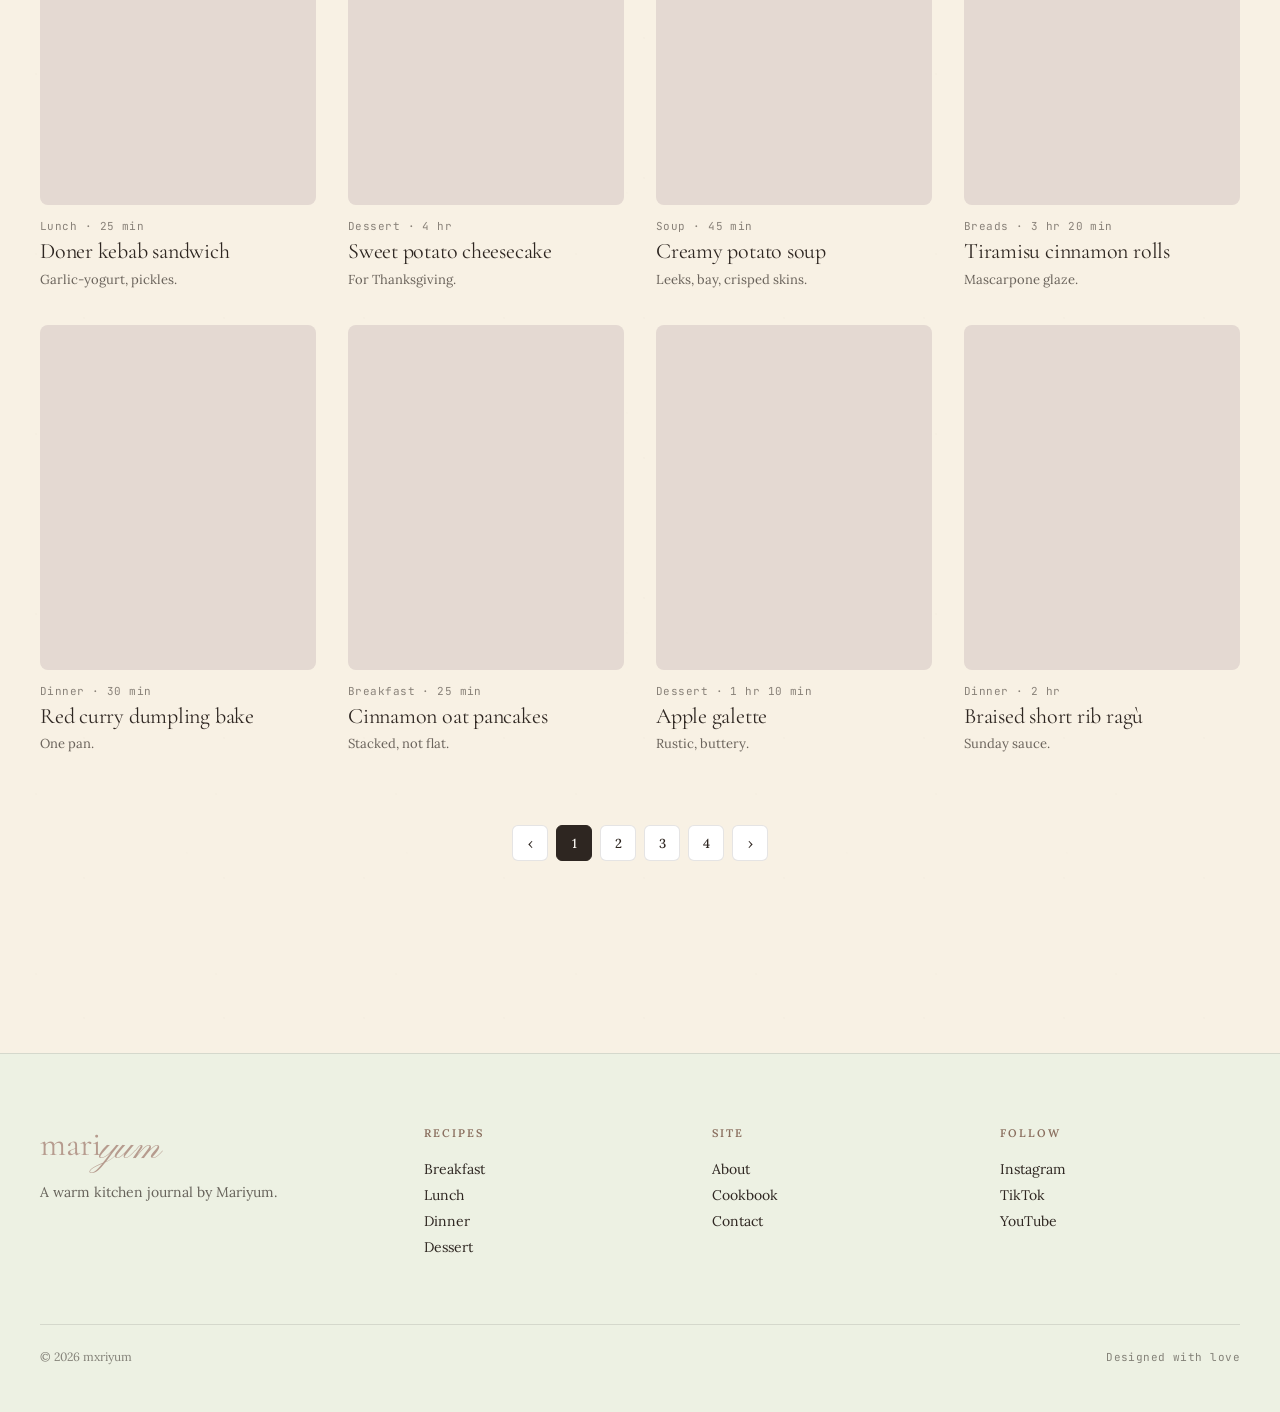
<file: Browse.html>
<!doctype html>
<html lang="en">
<head>
<meta charset="utf-8" />
<title>mxriyum — Recipes</title>
<meta name="viewport" content="width=device-width, initial-scale=1" />
<link rel="preconnect" href="https://fonts.googleapis.com">
<link rel="preconnect" href="https://fonts.gstatic.com" crossorigin>
<link href="https://fonts.googleapis.com/css2?family=Cormorant+Garamond:ital,wght@0,300;0,400;0,500;1,400&family=Pinyon+Script&family=Caveat:wght@400;500;600;700&family=Lora:ital,wght@0,400;0,500;0,600;0,700;1,400;1,500&family=Inter:wght@400;500;600;700&family=JetBrains+Mono:wght@400;500&display=swap" rel="stylesheet">
<link rel="stylesheet" href="site.css" />

<style>
  .browse-hero {
    padding: 72px 40px 40px;
    max-width: 1320px; margin: 0 auto;
    display: grid; grid-template-columns: 1.4fr 1fr; gap: 48px; align-items: end;
    border-bottom: 1px solid var(--rule);
  }
  .browse-hero h1 { font-family: 'Cormorant Garamond', serif; font-weight: 300; font-size: clamp(64px, 9vw, 128px); line-height: 0.95; letter-spacing: -0.03em; margin: 0; }
  .browse-hero h1 em { font-family: 'Pinyon Script', cursive; font-style: normal; color: var(--mauve); }
  .browse-hero .meta { font-size: 14px; color: var(--muted-dark); line-height: 1.55; max-width: 40ch; padding-bottom: 8px; }
  .browse-hero .meta strong { color: var(--ink); font-weight: 600; }
  .browse-hero .hand { font-family: 'Caveat', cursive; font-size: 26px; color: var(--sage-deep); margin-bottom: 16px; display: block; transform: rotate(-2deg); font-weight: 500; }

  .browse-search { padding: 32px 40px; max-width: 1320px; margin: 0 auto; }
  .search-wrap { position: relative; }
  .search-wrap .icon { position: absolute; left: 20px; top: 50%; transform: translateY(-50%); color: var(--walnut); }
  .search-wrap .input { padding: 20px 20px 20px 52px; font-size: 17px; border-radius: var(--r-pill); background: #fff; }

  /* Filter rail */
  .filter-bar {
    max-width: 1320px; margin: 0 auto; padding: 8px 40px 32px;
  }
  .filter-section { margin-bottom: 20px; }
  .filter-section .lbl { font-size: 11px; font-weight: 600; letter-spacing: 0.14em; text-transform: uppercase; color: var(--walnut); margin-bottom: 12px; display: block; }
  .chip-row { display: flex; gap: 8px; flex-wrap: wrap; }

  .results-head {
    max-width: 1320px; margin: 0 auto; padding: 32px 40px 24px;
    border-top: 1px solid var(--rule);
    display: flex; justify-content: space-between; align-items: baseline;
  }
  .results-head .count { font-family: 'Cormorant Garamond', serif; font-size: 28px; font-weight: 400; }
  .results-head .count em { font-family: 'Pinyon Script', cursive; color: var(--sage-deep); font-style: normal; }
  .results-head .sort { display: flex; align-items: center; gap: 10px; font-size: 13px; color: var(--muted-dark); }
  .results-head select { font-family: 'Inter',sans-serif; font-size: 13px; padding: 6px 12px; border: 1px solid var(--rule); border-radius: var(--r-md); background: #fff; color: var(--ink); cursor: pointer; }

  .results-grid {
    max-width: 1320px; margin: 0 auto; padding: 0 40px;
    display: grid; grid-template-columns: repeat(4, 1fr); gap: 36px 32px;
  }

  .pager { padding: 72px 40px; max-width: 1320px; margin: 0 auto; display: flex; justify-content: center; gap: 8px; }
  .pager .pg-btn { width: 36px; height: 36px; display: inline-flex; align-items: center; justify-content: center; border: 1px solid var(--rule); background: #fff; border-radius: 6px; color: var(--ink); text-decoration: none; font-size: 13px; font-weight: 500; cursor: pointer; }
  .pager .pg-btn.active { background: var(--ink); color: var(--paper); border-color: var(--ink); }
  .pager .pg-btn:hover:not(.active) { border-color: var(--ink); }

  @media (max-width: 900px) {
    .browse-hero { grid-template-columns: 1fr; padding: 48px 24px 24px; }
    .results-grid { grid-template-columns: repeat(2, 1fr); padding: 0 24px; }
    .footer-inner { grid-template-columns: 1fr 1fr; }
  }
</style>
</head>
<body>

<!-- NAV -->
<nav class="nav">
  <div class="nav-inner">
    <div class="nav-links-left">
        <a class="nav-link" href="index.html">Home</a>
        <a class="nav-link active" href="Browse.html">Recipes</a>
    </div>
    <div class="nav-center">
      <a href="index.html" style="text-decoration:none;"><span class="logo">mari<span class="yum">yum</span></span></a>
    </div>
    <div class="nav-links-right">
        <a class="nav-link" href="Cookbook.html">Cookbook</a>
        <a class="nav-link" href="About.html">About</a>
        <a class="nav-link" href="Contact.html">Contact</a>
      <span class="nav-icons">
        <button class="icon-btn" aria-label="Search"><svg viewBox="0 0 24 24" fill="none" stroke="currentColor" stroke-width="1.5" stroke-linecap="round"><circle cx="11" cy="11" r="6.5"/><path d="M20 20l-4.2-4.2"/></svg></button>
        <button class="icon-btn" aria-label="Save"><svg viewBox="0 0 24 24" fill="none" stroke="currentColor" stroke-width="1.5" stroke-linecap="round" stroke-linejoin="round"><path d="M20.8 4.6a5 5 0 00-7.1 0L12 6.4 10.3 4.6a5 5 0 00-7.1 7.1L12 20.5l8.8-8.8a5 5 0 000-7.1z"/></svg></button>
      </span>
    </div>
    <button class="nav-burger" aria-label="Menu" aria-expanded="false"><span></span><span></span><span></span></button>
  </div>
</nav>
<div class="mobile-drawer" role="dialog" aria-label="Menu">
  <a href="index.html">Home</a>
  <a href="Browse.html">Recipes</a>
  <a href="Cookbook.html">Cookbook</a>
  <a href="About.html">About</a>
  <a href="Contact.html">Contact</a>
  <div class="drawer-foot">
    <a href="https://instagram.com/mxriyum">Instagram</a>
    <a href="#">TikTok</a>
    <a href="#">Pinterest</a>
  </div>
</div>

<!-- HERO -->
<section class="browse-hero">
  <div>
    <span class="hand">201 recipes and counting —</span>
    <h1>The <em>recipe</em> index.</h1>
  </div>
  <div class="meta"><strong>A growing kitchen.</strong> Filter by category, dietary, or time. Save your favorites to a personal cookbook. New recipes added every Sunday.</div>
</section>

<!-- SEARCH -->
<section class="browse-search">
  <div style="text-align:center; margin-bottom: 18px;"><span style="font-family:'Caveat',cursive; font-size:24px; color:var(--mauve-700); transform:rotate(-1deg); display:inline-block; font-weight:500;">find what you're craving —</span></div>
  <div class="search-wrap">
    <span class="icon"><svg width="20" height="20" viewBox="0 0 24 24" fill="none" stroke="currentColor" stroke-width="1.5" stroke-linecap="round"><circle cx="11" cy="11" r="6.5"/><path d="M20 20l-4.2-4.2"/></svg></span>
    <input class="input" placeholder="Search 201 recipes — by name, ingredient, or vibe…"/>
  </div>
</section>

<!-- FILTERS -->
<section class="filter-bar">
  <div class="filter-section">
    <span class="lbl">Category</span>
    <div class="chip-row">
      <a class="chip active">All</a>
      <a class="chip">Breakfast</a>
      <a class="chip">Lunch</a>
      <a class="chip">Dinner</a>
      <a class="chip">Appetizers</a>
      <a class="chip">Breads</a>
      <a class="chip">Dessert</a>
      <a class="chip">Drinks</a>
    </div>
  </div>
  <div class="filter-section">
    <span class="lbl">Dietary</span>
    <div class="chip-row">
      <a class="chip sage">Vegetarian</a>
      <a class="chip sage">Vegan</a>
      <a class="chip">Gluten-free</a>
      <a class="chip">Dairy-free</a>
      <a class="chip">Nut-free</a>
    </div>
  </div>
  <div class="filter-section">
    <span class="lbl">Time</span>
    <div class="chip-row">
      <a class="chip butter">Under 30 min</a>
      <a class="chip">30–60 min</a>
      <a class="chip">1–2 hr</a>
      <a class="chip">Weekend project</a>
    </div>
  </div>
  <div class="filter-section">
    <span class="lbl">Season</span>
    <div class="chip-row">
      <a class="chip">Spring</a>
      <a class="chip">Summer</a>
      <a class="chip active">Autumn</a>
      <a class="chip">Winter</a>
    </div>
  </div>
</section>

<!-- RESULTS -->
<div class="results-head">
  <div class="count">Showing <em>48</em> recipes</div>
  <div class="sort">
    <span>Sort by</span>
    <select>
      <option>Newest first</option><option>Most saved</option><option>Quickest</option><option>A–Z</option>
    </select>
  </div>
</div>

<section class="results-grid">
  <!-- 12 cards -->
  <a class="recipe-card" href="Recipe.html"><div class="img" style="background-image:url('https://images.unsplash.com/photo-1565299624946-b28f40a0ae38?w=500&auto=format&fit=crop&q=80')"><div class="tag-strip"><span class="tag">New</span></div></div><span class="meta-mono">Dessert · 55 min</span><h3 class="title">Sticky date cake</h3><div class="sub">Brown butter toffee.</div></a>
  <a class="recipe-card" href="Recipe.html"><div class="img" style="background-image:url('https://images.unsplash.com/photo-1568901346375-23c9450c58cd?w=500&auto=format&fit=crop&q=80')"></div><span class="meta-mono">Dinner · 40 min</span><h3 class="title">Beef stroganoff</h3><div class="sub">Weeknight comfort.</div></a>
  <a class="recipe-card" href="Recipe.html"><div class="img" style="background-image:url('https://images.unsplash.com/photo-1587314168485-3236d6710814?w=500&auto=format&fit=crop&q=80')"></div><span class="meta-mono">Dessert · 1 hr</span><h3 class="title">Classic glazed donuts</h3><div class="sub">Yeast-raised, glossy.</div></a>
  <a class="recipe-card" href="Recipe.html"><div class="img" style="background-image:url('https://images.unsplash.com/photo-1486632024304-d6a0c5151a0f?w=500&auto=format&fit=crop&q=80')"></div><span class="meta-mono">Dessert · 35 min</span><h3 class="title">Brown butter marbled cookies</h3><div class="sub">The only cookie recipe.</div></a>
  <a class="recipe-card" href="Recipe.html"><div class="img" style="background-image:url('https://images.unsplash.com/photo-1603360946369-dc9bb6258143?w=500&auto=format&fit=crop&q=80')"></div><span class="meta-mono">Lunch · 25 min</span><h3 class="title">Doner kebab sandwich</h3><div class="sub">Garlic-yogurt, pickles.</div></a>
  <a class="recipe-card" href="Recipe.html"><div class="img" style="background-image:url('https://images.unsplash.com/photo-1551024506-0bccd828d307?w=500&auto=format&fit=crop&q=80')"><div class="tag-strip"><span class="tag">Weekend</span></div></div><span class="meta-mono">Dessert · 4 hr</span><h3 class="title">Sweet potato cheesecake</h3><div class="sub">For Thanksgiving.</div></a>
  <a class="recipe-card" href="Recipe.html"><div class="img" style="background-image:url('https://images.unsplash.com/photo-1547592180-85f173990554?w=500&auto=format&fit=crop&q=80')"></div><span class="meta-mono">Soup · 45 min</span><h3 class="title">Creamy potato soup</h3><div class="sub">Leeks, bay, crisped skins.</div></a>
  <a class="recipe-card" href="Recipe.html"><div class="img" style="background-image:url('https://images.unsplash.com/photo-1606313564200-e75d5e30476c?w=500&auto=format&fit=crop&q=80')"></div><span class="meta-mono">Breads · 3 hr 20 min</span><h3 class="title">Tiramisu cinnamon rolls</h3><div class="sub">Mascarpone glaze.</div></a>
  <a class="recipe-card" href="Recipe.html"><div class="img" style="background-image:url('https://images.unsplash.com/photo-1476124369491-e7addf5db371?w=500&auto=format&fit=crop&q=80')"></div><span class="meta-mono">Dinner · 30 min</span><h3 class="title">Red curry dumpling bake</h3><div class="sub">One pan.</div></a>
  <a class="recipe-card" href="Recipe.html"><div class="img" style="background-image:url('https://images.unsplash.com/photo-1490818387583-1baba5e638af?w=500&auto=format&fit=crop&q=80')"></div><span class="meta-mono">Breakfast · 25 min</span><h3 class="title">Cinnamon oat pancakes</h3><div class="sub">Stacked, not flat.</div></a>
  <a class="recipe-card" href="Recipe.html"><div class="img" style="background-image:url('https://images.unsplash.com/photo-1509440159596-0249088772ff?w=500&auto=format&fit=crop&q=80')"></div><span class="meta-mono">Dessert · 1 hr 10 min</span><h3 class="title">Apple galette</h3><div class="sub">Rustic, buttery.</div></a>
  <a class="recipe-card" href="Recipe.html"><div class="img" style="background-image:url('https://images.unsplash.com/photo-1585478259715-4aa86f58f7f9?w=500&auto=format&fit=crop&q=80')"></div><span class="meta-mono">Dinner · 2 hr</span><h3 class="title">Braised short rib ragù</h3><div class="sub">Sunday sauce.</div></a>
</section>

<div class="pager">
  <a class="pg-btn">‹</a>
  <a class="pg-btn active">1</a>
  <a class="pg-btn">2</a>
  <a class="pg-btn">3</a>
  <a class="pg-btn">4</a>
  <a class="pg-btn">›</a>
</div>

<!-- FOOTER -->
<footer class="site-footer">
  <div class="footer-inner">
    <div class="footer-col"><span class="logo" style="font-size:34px;">mari<span class="yum">yum</span></span><p style="margin-top:16px;">A warm kitchen journal by Mariyum.</p></div>
    <div class="footer-col"><h4>Recipes</h4><a href="Browse.html">Breakfast</a><a href="Browse.html">Lunch</a><a href="Browse.html">Dinner</a><a href="Browse.html">Dessert</a></div>
    <div class="footer-col"><h4>Site</h4><a href="About.html">About</a><a href="Cookbook.html">Cookbook</a><a href="Contact.html">Contact</a></div>
    <div class="footer-col"><h4>Follow</h4><a href="#">Instagram</a><a href="#">TikTok</a><a href="#">YouTube</a></div>
  </div>
  <div class="footer-bottom"><span>© 2026 mxriyum</span><span class="meta-mono">Designed with love</span></div>
</footer>

<script>
document.querySelectorAll('.chip').forEach(c => c.addEventListener('click', (e) => {
  e.preventDefault();
  c.classList.toggle('active');
}));
</script>
</body>
</html>
</file>
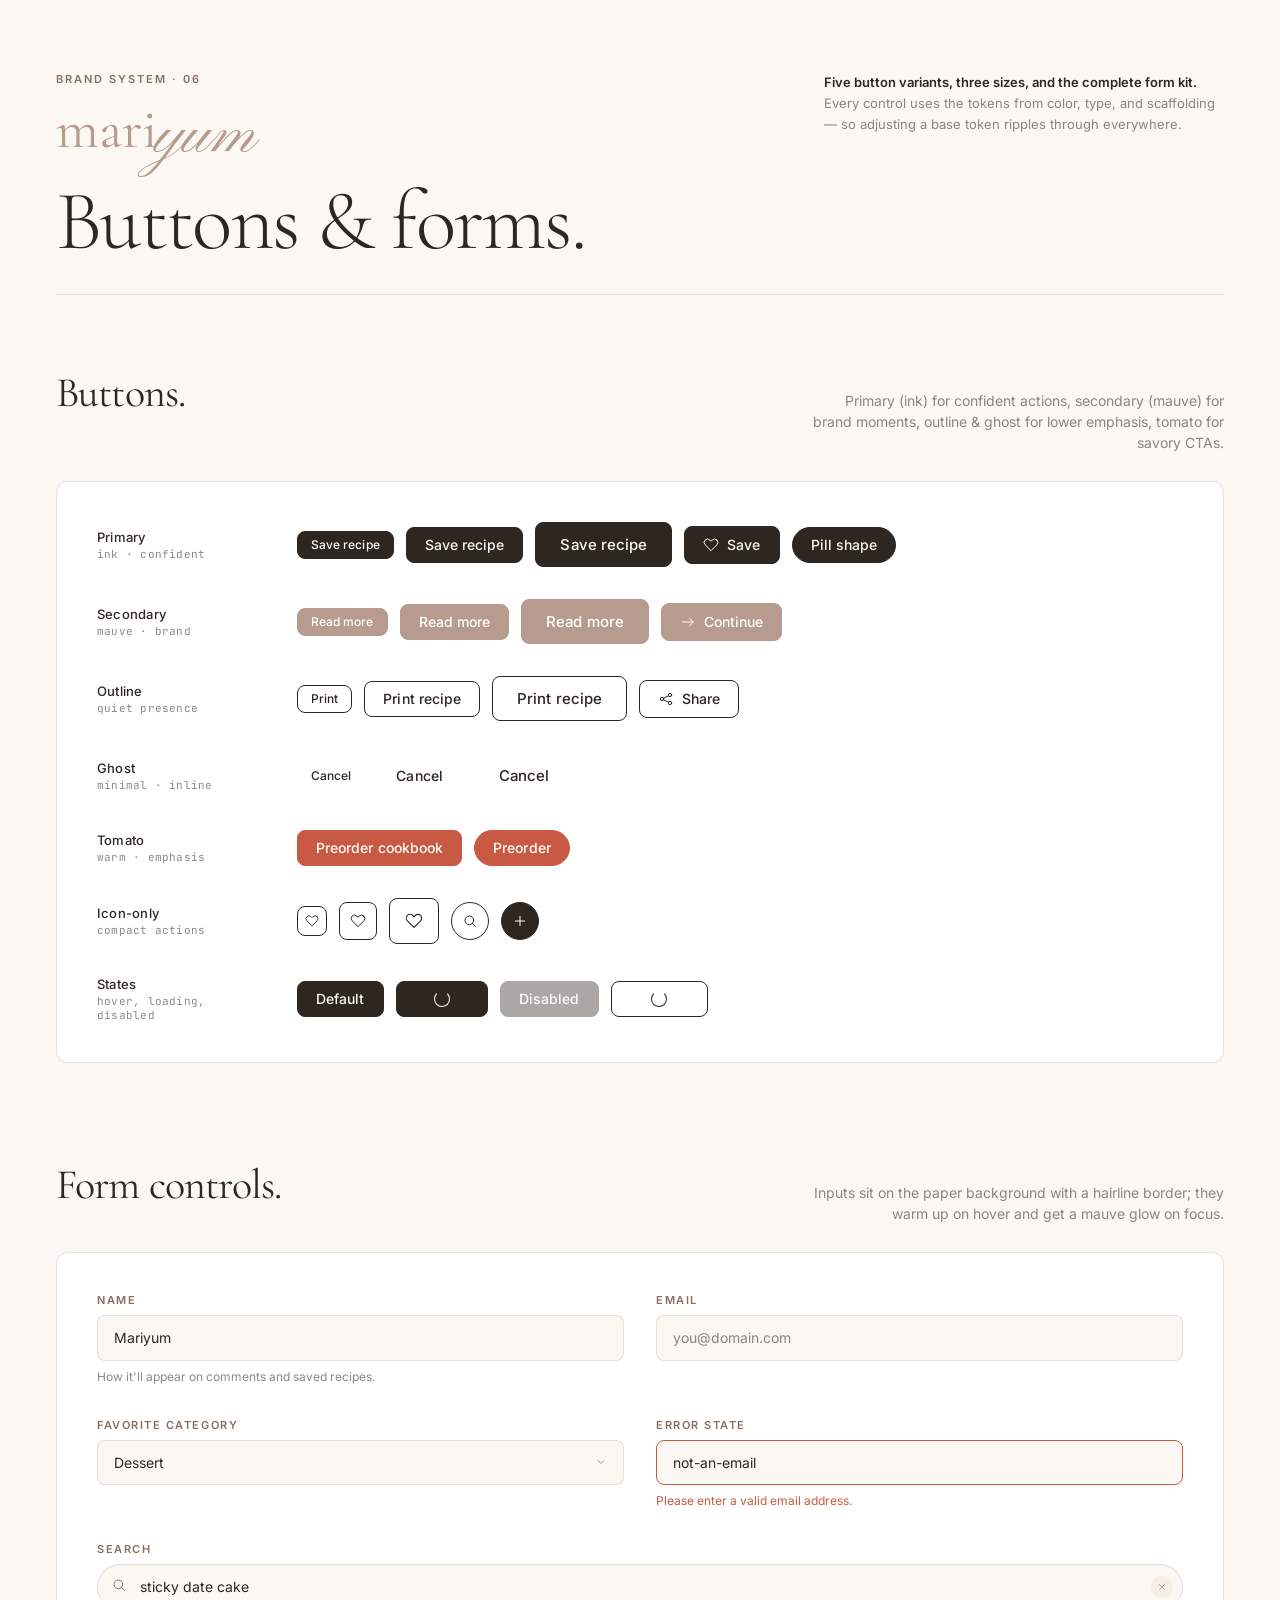
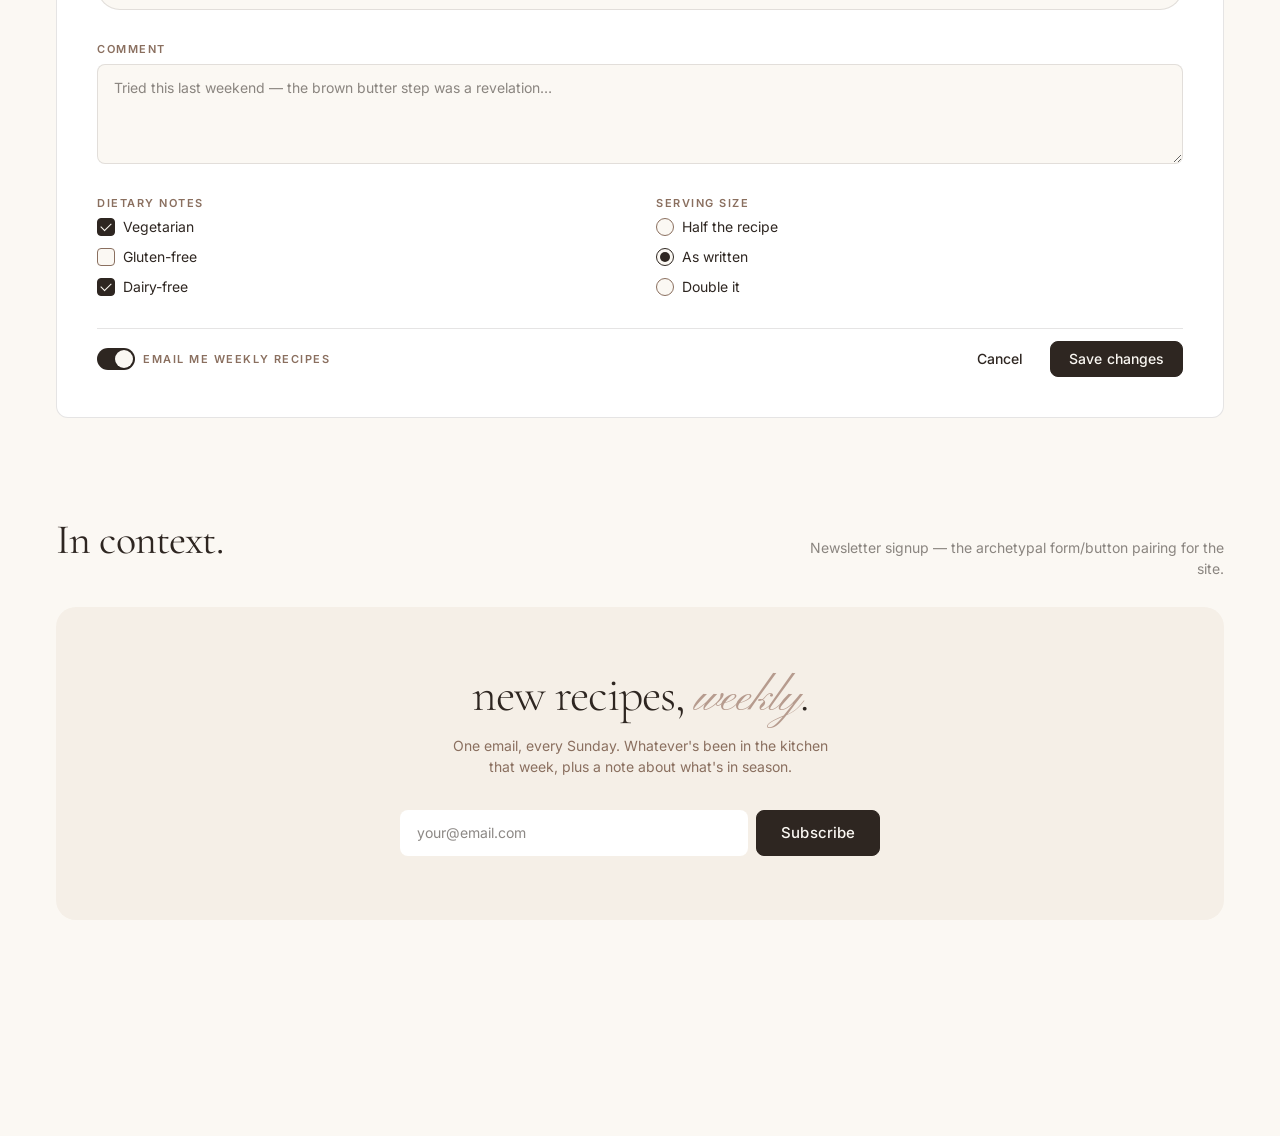
<file: Buttons Forms.html>
<!doctype html>
<html lang="en">
<head>
<meta charset="utf-8" />
<title>mxriyum — Buttons & Forms</title>
<meta name="viewport" content="width=device-width, initial-scale=1" />
<link rel="preconnect" href="https://fonts.googleapis.com">
<link rel="preconnect" href="https://fonts.gstatic.com" crossorigin>
<link href="https://fonts.googleapis.com/css2?family=Cormorant+Garamond:wght@300;400;500&family=Pinyon+Script&family=Inter:wght@400;500;600;700&family=JetBrains+Mono:wght@400;500&display=swap" rel="stylesheet">

<style>
  :root {
    --ink: #2E2621; --paper: #FBF8F3; --cream: #F5EFE7;
    --mauve: #B69B8E; --walnut: #8A6F5F; --sage: #8A9579;
    --tomato: #C85943; --butter: #E8B94D; --berry: #8A3A4E;
    --rule: rgba(46,38,33,0.12); --muted: rgba(46,38,33,0.55);
    --mauve-700: #7F6558; --mauve-100: #E4D9D2;
    --sp-2: 4px; --sp-3: 8px; --sp-4: 12px; --sp-5: 16px; --sp-6: 20px; --sp-7: 24px; --sp-8: 32px; --sp-9: 40px; --sp-10: 48px; --sp-11: 64px;
    --r-sm: 4px; --r-md: 8px; --r-lg: 12px; --r-pill: 999px;
    --e-1: 0 1px 2px rgba(46,38,33,0.06);
    --e-2: 0 2px 8px rgba(46,38,33,0.06), 0 1px 2px rgba(46,38,33,0.04);
    --e-3: 0 6px 20px rgba(46,38,33,0.08), 0 2px 6px rgba(46,38,33,0.05);
  }
  * { box-sizing: border-box; }
  html, body { margin: 0; padding: 0; background: var(--paper); color: var(--ink); font-family: 'Inter', -apple-system, system-ui, sans-serif; -webkit-font-smoothing: antialiased; }
  .page { max-width: 1320px; margin: 0 auto; padding: 72px 56px 120px; }

  .logo { font-family: 'Cormorant Garamond', serif; font-weight: 400; display: inline-flex; align-items: baseline; color: var(--mauve); line-height: 1; }
  .logo .yum { font-family: 'Pinyon Script', cursive; font-size: 1.15em; margin-left: -0.03em; transform: translateY(0.08em); display: inline-block; }
  .eyebrow { font-size: 11px; letter-spacing: 0.18em; text-transform: uppercase; font-weight: 600; color: var(--walnut); }
  .display { font-family: 'Cormorant Garamond', serif; font-weight: 300; font-size: clamp(48px, 7vw, 84px); letter-spacing: -0.02em; line-height: 0.95; }

  .page-header { display: flex; justify-content: space-between; align-items: flex-start; gap: 48px; margin-bottom: 72px; padding-bottom: 32px; border-bottom: 1px solid var(--rule); }
  .page-header .meta { font-size: 13px; color: var(--muted); line-height: 1.6; max-width: 400px; }
  .page-header .meta strong { color: var(--ink); font-weight: 600; }

  .section { margin-bottom: 96px; }
  .section-head { display: flex; align-items: baseline; justify-content: space-between; gap: 24px; margin-bottom: 28px; }
  .section-head h2 { font-family: 'Cormorant Garamond', serif; font-weight: 400; font-size: 42px; margin: 0; letter-spacing: -0.02em; }
  .section-head .sub { color: var(--muted); font-size: 14px; max-width: 420px; text-align: right; line-height: 1.5; }

  /* ─── BUTTONS ─── */
  .btn {
    font-family: 'Inter', sans-serif; font-weight: 500;
    border-radius: var(--r-md);
    border: 1px solid transparent;
    cursor: pointer;
    display: inline-flex; align-items: center; justify-content: center;
    gap: var(--sp-3);
    transition: all 0.15s ease;
    font-size: 14px; padding: 10px 18px;
    letter-spacing: 0.005em;
    line-height: 1;
  }
  .btn svg { width: 16px; height: 16px; flex-shrink: 0; }

  .btn.sm { font-size: 12px; padding: 7px 13px; gap: var(--sp-2); }
  .btn.sm svg { width: 14px; height: 14px; }
  .btn.lg { font-size: 15px; padding: 14px 24px; gap: var(--sp-3); }
  .btn.lg svg { width: 18px; height: 18px; }

  .btn.primary { background: var(--ink); color: var(--paper); border-color: var(--ink); }
  .btn.primary:hover { background: #1C1613; border-color: #1C1613; }
  .btn.secondary { background: var(--mauve); color: #fff; border-color: var(--mauve); }
  .btn.secondary:hover { background: var(--mauve-700); border-color: var(--mauve-700); }
  .btn.outline { background: transparent; color: var(--ink); border-color: var(--ink); }
  .btn.outline:hover { background: var(--ink); color: var(--paper); }
  .btn.ghost { background: transparent; color: var(--ink); border-color: transparent; }
  .btn.ghost:hover { background: var(--cream); }
  .btn.tomato { background: var(--tomato); color: #fff; border-color: var(--tomato); }
  .btn.tomato:hover { background: #A64330; border-color: #A64330; }
  .btn.pill { border-radius: var(--r-pill); }

  .btn:disabled, .btn.disabled { opacity: 0.4; cursor: not-allowed; }
  .btn.loading { position: relative; color: transparent !important; }
  .btn.loading::after {
    content: ''; position: absolute; width: 14px; height: 14px;
    border: 1.5px solid currentColor; border-top-color: transparent;
    border-radius: 50%; animation: spin 0.7s linear infinite;
    color: var(--paper);
  }
  .btn.outline.loading::after, .btn.ghost.loading::after { color: var(--ink); }
  @keyframes spin { to { transform: rotate(360deg); } }

  .btn-icon {
    width: 38px; height: 38px; padding: 0; border-radius: var(--r-md);
  }
  .btn-icon.sm { width: 30px; height: 30px; }
  .btn-icon.lg { width: 46px; height: 46px; }
  .btn-icon.circle { border-radius: 50%; }

  /* Grids */
  .btn-row { display: flex; flex-wrap: wrap; gap: var(--sp-4); align-items: center; }
  .btn-demo-grid {
    background: #fff; border: 1px solid var(--rule); border-radius: var(--r-lg);
    padding: var(--sp-9);
    display: grid; grid-template-columns: 160px 1fr;
    gap: var(--sp-8) var(--sp-9);
    align-items: center;
  }
  .btn-demo-grid .lbl {
    font-family: 'JetBrains Mono', monospace; font-size: 11px;
    color: var(--muted); letter-spacing: 0.02em;
  }
  .btn-demo-grid .lbl b { display: block; color: var(--ink); font-weight: 500; font-family: 'Inter', sans-serif; font-size: 13px; margin-bottom: 2px; }

  /* ─── FORMS ─── */
  .field {
    display: flex; flex-direction: column; gap: var(--sp-3);
  }
  .field > label {
    font-size: 11px; font-weight: 600; letter-spacing: 0.14em;
    text-transform: uppercase; color: var(--walnut);
  }
  .field .hint { font-size: 12px; color: var(--muted); line-height: 1.4; }
  .field .err  { font-size: 12px; color: var(--tomato); line-height: 1.4; }

  .input, .textarea, .select {
    font-family: 'Inter', sans-serif; font-size: 14px;
    padding: 12px 16px;
    background: var(--paper);
    border: 1px solid var(--rule);
    border-radius: var(--r-md);
    color: var(--ink);
    width: 100%;
    transition: border-color 0.15s, background 0.15s, box-shadow 0.15s;
    line-height: 1.4;
  }
  .input:hover, .textarea:hover, .select:hover { border-color: var(--walnut); }
  .input:focus, .textarea:focus, .select:focus {
    outline: none; border-color: var(--ink); background: #fff;
    box-shadow: 0 0 0 3px rgba(182,155,142,0.22);
  }
  .input::placeholder, .textarea::placeholder { color: var(--muted); }
  .textarea { resize: vertical; min-height: 100px; font-family: 'Inter', sans-serif; line-height: 1.55; }
  .input.error { border-color: var(--tomato); }

  .select { appearance: none; background-image: url("data:image/svg+xml;utf8,<svg xmlns='http://www.w3.org/2000/svg' width='12' height='12' viewBox='0 0 24 24' fill='none' stroke='%238A6F5F' stroke-width='1.5' stroke-linecap='round' stroke-linejoin='round'><path d='M6 9l6 6 6-6'/></svg>"); background-repeat: no-repeat; background-position: right 16px center; padding-right: 40px; }

  .search-field {
    position: relative;
  }
  .search-field .icon {
    position: absolute; left: 14px; top: 50%; transform: translateY(-50%);
    color: var(--walnut); pointer-events: none;
  }
  .search-field .input { padding-left: 42px; border-radius: var(--r-pill); }
  .search-field .clear { position: absolute; right: 10px; top: 50%; transform: translateY(-50%); width: 22px; height: 22px; border: none; background: var(--cream); border-radius: 50%; cursor: pointer; display: flex; align-items: center; justify-content: center; color: var(--walnut); }

  /* Checkbox / Radio */
  .check, .radio {
    display: inline-flex; align-items: center; gap: var(--sp-3);
    cursor: pointer; font-size: 14px; color: var(--ink);
    user-select: none;
  }
  .check input, .radio input { position: absolute; opacity: 0; pointer-events: none; }
  .check .box, .radio .dot {
    width: 18px; height: 18px; border: 1.5px solid var(--walnut);
    background: var(--paper);
    display: inline-flex; align-items: center; justify-content: center;
    transition: all 0.12s;
    flex-shrink: 0;
  }
  .check .box { border-radius: 4px; }
  .radio .dot { border-radius: 50%; }
  .check input:checked + .box { background: var(--ink); border-color: var(--ink); }
  .check input:checked + .box::after { content: ''; width: 5px; height: 9px; border: solid var(--paper); border-width: 0 1.5px 1.5px 0; transform: rotate(45deg) translate(-1px, -1px); }
  .radio input:checked + .dot { border-color: var(--ink); }
  .radio input:checked + .dot::after { content: ''; width: 10px; height: 10px; background: var(--ink); border-radius: 50%; }

  /* Toggle */
  .toggle { display: inline-flex; align-items: center; gap: var(--sp-3); cursor: pointer; font-size: 14px; }
  .toggle input { position: absolute; opacity: 0; }
  .toggle .track { width: 38px; height: 22px; background: var(--rule); border-radius: 999px; position: relative; transition: background 0.2s; flex-shrink: 0; }
  .toggle .track::after { content: ''; position: absolute; top: 2px; left: 2px; width: 18px; height: 18px; background: var(--paper); border-radius: 50%; transition: transform 0.2s; box-shadow: 0 1px 2px rgba(0,0,0,0.2); }
  .toggle input:checked + .track { background: var(--ink); }
  .toggle input:checked + .track::after { transform: translateX(16px); }

  /* Demo cards */
  .form-demo {
    background: #fff; border: 1px solid var(--rule); border-radius: var(--r-lg);
    padding: var(--sp-9);
  }
  .form-grid { display: grid; grid-template-columns: 1fr 1fr; gap: var(--sp-8); }
  .form-grid-full { grid-column: 1 / -1; }

  /* Newsletter example */
  .newsletter {
    background: var(--cream);
    padding: var(--sp-11);
    border-radius: var(--r-xl, 20px);
    text-align: center;
  }
  .newsletter h3 { font-family: 'Cormorant Garamond', serif; font-size: 48px; font-weight: 300; letter-spacing: -0.02em; line-height: 1; margin: 0 0 var(--sp-4); }
  .newsletter h3 em { font-family: 'Pinyon Script', cursive; font-style: normal; color: var(--mauve); }
  .newsletter p { font-size: 14px; color: var(--walnut); line-height: 1.55; max-width: 44ch; margin: 0 auto var(--sp-8); }
  .newsletter .ctrl { display: flex; gap: var(--sp-3); max-width: 480px; margin: 0 auto; }
  .newsletter .input { background: #fff; border-color: transparent; }

  /* Toast */
  .toast { position: fixed; bottom: 32px; left: 50%; transform: translateX(-50%) translateY(20px); background: var(--ink); color: var(--paper); padding: 12px 20px; border-radius: 8px; font-size: 13px; font-weight: 500; font-family: 'JetBrains Mono', monospace; opacity: 0; transition: opacity 0.2s, transform 0.2s; pointer-events: none; z-index: 100; }
  .toast.show { opacity: 1; transform: translateX(-50%) translateY(0); }
</style>
</head>
<body>

<div class="page">

  <!-- HEADER -->
  <div class="page-header">
    <div>
      <div class="eyebrow" style="margin-bottom: 14px;">Brand System · 06</div>
      <span class="logo" style="font-size: 56px;">mari<span class="yum">yum</span></span>
      <div class="display" style="margin-top: 18px;">Buttons &amp; forms.</div>
    </div>
    <div class="meta">
      <strong>Five button variants, three sizes, and the complete form kit.</strong> Every control uses the tokens from color, type, and scaffolding — so adjusting a base token ripples through everywhere.
    </div>
  </div>

  <!-- BUTTONS -->
  <div class="section">
    <div class="section-head">
      <h2>Buttons.</h2>
      <div class="sub">Primary (ink) for confident actions, secondary (mauve) for brand moments, outline &amp; ghost for lower emphasis, tomato for savory CTAs.</div>
    </div>
    <div class="btn-demo-grid">
      <div class="lbl"><b>Primary</b>ink · confident</div>
      <div class="btn-row">
        <button class="btn primary sm">Save recipe</button>
        <button class="btn primary">Save recipe</button>
        <button class="btn primary lg">Save recipe</button>
        <button class="btn primary"><svg viewBox="0 0 24 24" fill="none" stroke="currentColor" stroke-width="1.5" stroke-linecap="round" stroke-linejoin="round"><path d="M20.8 4.6a5 5 0 00-7.1 0L12 6.4 10.3 4.6a5 5 0 00-7.1 7.1L12 20.5l8.8-8.8a5 5 0 000-7.1z"/></svg>Save</button>
        <button class="btn primary pill">Pill shape</button>
      </div>

      <div class="lbl"><b>Secondary</b>mauve · brand</div>
      <div class="btn-row">
        <button class="btn secondary sm">Read more</button>
        <button class="btn secondary">Read more</button>
        <button class="btn secondary lg">Read more</button>
        <button class="btn secondary"><svg viewBox="0 0 24 24" fill="none" stroke="currentColor" stroke-width="1.5" stroke-linecap="round" stroke-linejoin="round"><path d="M4 12h16M14 6l6 6-6 6"/></svg>Continue</button>
      </div>

      <div class="lbl"><b>Outline</b>quiet presence</div>
      <div class="btn-row">
        <button class="btn outline sm">Print</button>
        <button class="btn outline">Print recipe</button>
        <button class="btn outline lg">Print recipe</button>
        <button class="btn outline"><svg viewBox="0 0 24 24" fill="none" stroke="currentColor" stroke-width="1.5" stroke-linecap="round" stroke-linejoin="round"><circle cx="6" cy="12" r="2.5"/><circle cx="18" cy="6" r="2.5"/><circle cx="18" cy="18" r="2.5"/><path d="M8 11l8-4M8 13l8 4"/></svg>Share</button>
      </div>

      <div class="lbl"><b>Ghost</b>minimal · inline</div>
      <div class="btn-row">
        <button class="btn ghost sm">Cancel</button>
        <button class="btn ghost">Cancel</button>
        <button class="btn ghost lg">Cancel</button>
      </div>

      <div class="lbl"><b>Tomato</b>warm · emphasis</div>
      <div class="btn-row">
        <button class="btn tomato">Preorder cookbook</button>
        <button class="btn tomato pill">Preorder</button>
      </div>

      <div class="lbl"><b>Icon-only</b>compact actions</div>
      <div class="btn-row">
        <button class="btn outline btn-icon sm"><svg viewBox="0 0 24 24" fill="none" stroke="currentColor" stroke-width="1.5" stroke-linecap="round" stroke-linejoin="round"><path d="M20.8 4.6a5 5 0 00-7.1 0L12 6.4 10.3 4.6a5 5 0 00-7.1 7.1L12 20.5l8.8-8.8a5 5 0 000-7.1z"/></svg></button>
        <button class="btn outline btn-icon"><svg viewBox="0 0 24 24" fill="none" stroke="currentColor" stroke-width="1.5" stroke-linecap="round" stroke-linejoin="round"><path d="M20.8 4.6a5 5 0 00-7.1 0L12 6.4 10.3 4.6a5 5 0 00-7.1 7.1L12 20.5l8.8-8.8a5 5 0 000-7.1z"/></svg></button>
        <button class="btn outline btn-icon lg"><svg viewBox="0 0 24 24" fill="none" stroke="currentColor" stroke-width="1.5" stroke-linecap="round" stroke-linejoin="round"><path d="M20.8 4.6a5 5 0 00-7.1 0L12 6.4 10.3 4.6a5 5 0 00-7.1 7.1L12 20.5l8.8-8.8a5 5 0 000-7.1z"/></svg></button>
        <button class="btn outline btn-icon circle"><svg viewBox="0 0 24 24" fill="none" stroke="currentColor" stroke-width="1.5" stroke-linecap="round" stroke-linejoin="round"><circle cx="11" cy="11" r="6.5"/><path d="M20 20l-4.2-4.2"/></svg></button>
        <button class="btn primary btn-icon circle"><svg viewBox="0 0 24 24" fill="none" stroke="currentColor" stroke-width="1.5" stroke-linecap="round" stroke-linejoin="round"><path d="M12 5v14M5 12h14"/></svg></button>
      </div>

      <div class="lbl"><b>States</b>hover, loading, disabled</div>
      <div class="btn-row">
        <button class="btn primary">Default</button>
        <button class="btn primary loading">Loading</button>
        <button class="btn primary" disabled>Disabled</button>
        <button class="btn outline loading">Saving…</button>
      </div>
    </div>
  </div>

  <!-- FORMS -->
  <div class="section">
    <div class="section-head">
      <h2>Form controls.</h2>
      <div class="sub">Inputs sit on the paper background with a hairline border; they warm up on hover and get a mauve glow on focus.</div>
    </div>
    <div class="form-demo">
      <div class="form-grid">
        <div class="field">
          <label>Name</label>
          <input class="input" placeholder="Your name" value="Mariyum"/>
          <div class="hint">How it'll appear on comments and saved recipes.</div>
        </div>

        <div class="field">
          <label>Email</label>
          <input class="input" type="email" placeholder="you@domain.com"/>
        </div>

        <div class="field">
          <label>Favorite category</label>
          <select class="select">
            <option>Breakfast</option><option>Lunch</option><option>Dinner</option>
            <option>Appetizers</option><option>Breads</option><option selected>Dessert</option>
          </select>
        </div>

        <div class="field">
          <label>Error state</label>
          <input class="input error" placeholder="Invalid email" value="not-an-email"/>
          <div class="err">Please enter a valid email address.</div>
        </div>

        <div class="field form-grid-full">
          <label>Search</label>
          <div class="search-field">
            <span class="icon"><svg width="16" height="16" viewBox="0 0 24 24" fill="none" stroke="currentColor" stroke-width="1.5" stroke-linecap="round" stroke-linejoin="round"><circle cx="11" cy="11" r="6.5"/><path d="M20 20l-4.2-4.2"/></svg></span>
            <input class="input" placeholder="Search 240+ recipes…" value="sticky date cake"/>
            <button class="clear"><svg width="12" height="12" viewBox="0 0 24 24" fill="none" stroke="currentColor" stroke-width="1.5" stroke-linecap="round" stroke-linejoin="round"><path d="M6 6l12 12M18 6L6 18"/></svg></button>
          </div>
        </div>

        <div class="field form-grid-full">
          <label>Comment</label>
          <textarea class="textarea" placeholder="Tried this last weekend — the brown butter step was a revelation…"></textarea>
        </div>

        <div class="field">
          <label>Dietary notes</label>
          <div style="display:flex; flex-direction:column; gap: var(--sp-4);">
            <label class="check"><input type="checkbox" checked/><span class="box"></span>Vegetarian</label>
            <label class="check"><input type="checkbox"/><span class="box"></span>Gluten-free</label>
            <label class="check"><input type="checkbox" checked/><span class="box"></span>Dairy-free</label>
          </div>
        </div>

        <div class="field">
          <label>Serving size</label>
          <div style="display:flex; flex-direction:column; gap: var(--sp-4);">
            <label class="radio"><input type="radio" name="srv"/><span class="dot"></span>Half the recipe</label>
            <label class="radio"><input type="radio" name="srv" checked/><span class="dot"></span>As written</label>
            <label class="radio"><input type="radio" name="srv"/><span class="dot"></span>Double it</label>
          </div>
        </div>

        <div class="field form-grid-full" style="flex-direction:row; justify-content:space-between; align-items:center; padding-top:var(--sp-4); border-top:1px solid var(--rule);">
          <label class="toggle">
            <input type="checkbox" checked/><span class="track"></span>
            <span>Email me weekly recipes</span>
          </label>
          <div style="display:flex; gap:var(--sp-3);">
            <button class="btn ghost">Cancel</button>
            <button class="btn primary">Save changes</button>
          </div>
        </div>
      </div>
    </div>
  </div>

  <!-- NEWSLETTER CTA -->
  <div class="section">
    <div class="section-head">
      <h2>In context.</h2>
      <div class="sub">Newsletter signup — the archetypal form/button pairing for the site.</div>
    </div>
    <div class="newsletter">
      <h3>new recipes, <em>weekly</em>.</h3>
      <p>One email, every Sunday. Whatever's been in the kitchen that week, plus a note about what's in season.</p>
      <div class="ctrl">
        <input class="input" placeholder="your@email.com"/>
        <button class="btn primary lg" style="flex-shrink:0;">Subscribe</button>
      </div>
    </div>
  </div>

</div>

<div id="toast" class="toast">copied</div>

</body>
</html>
</file>
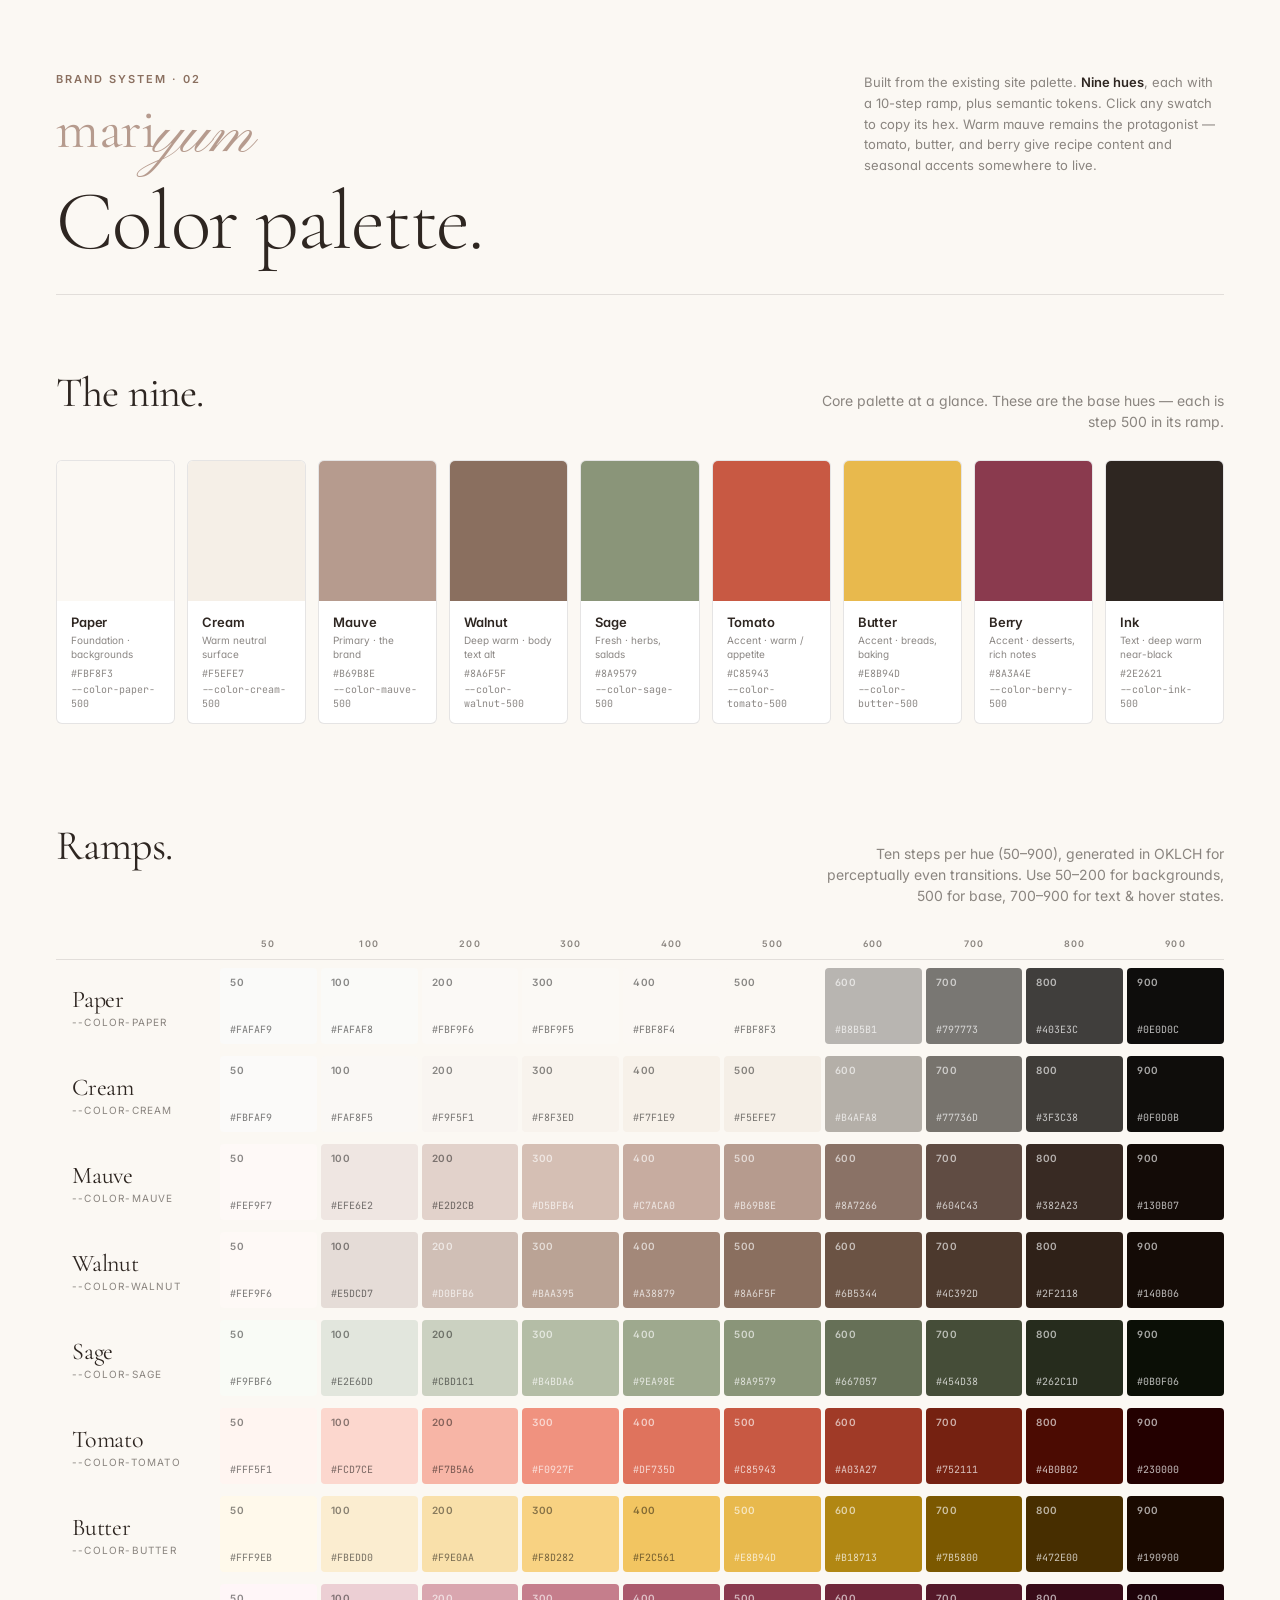
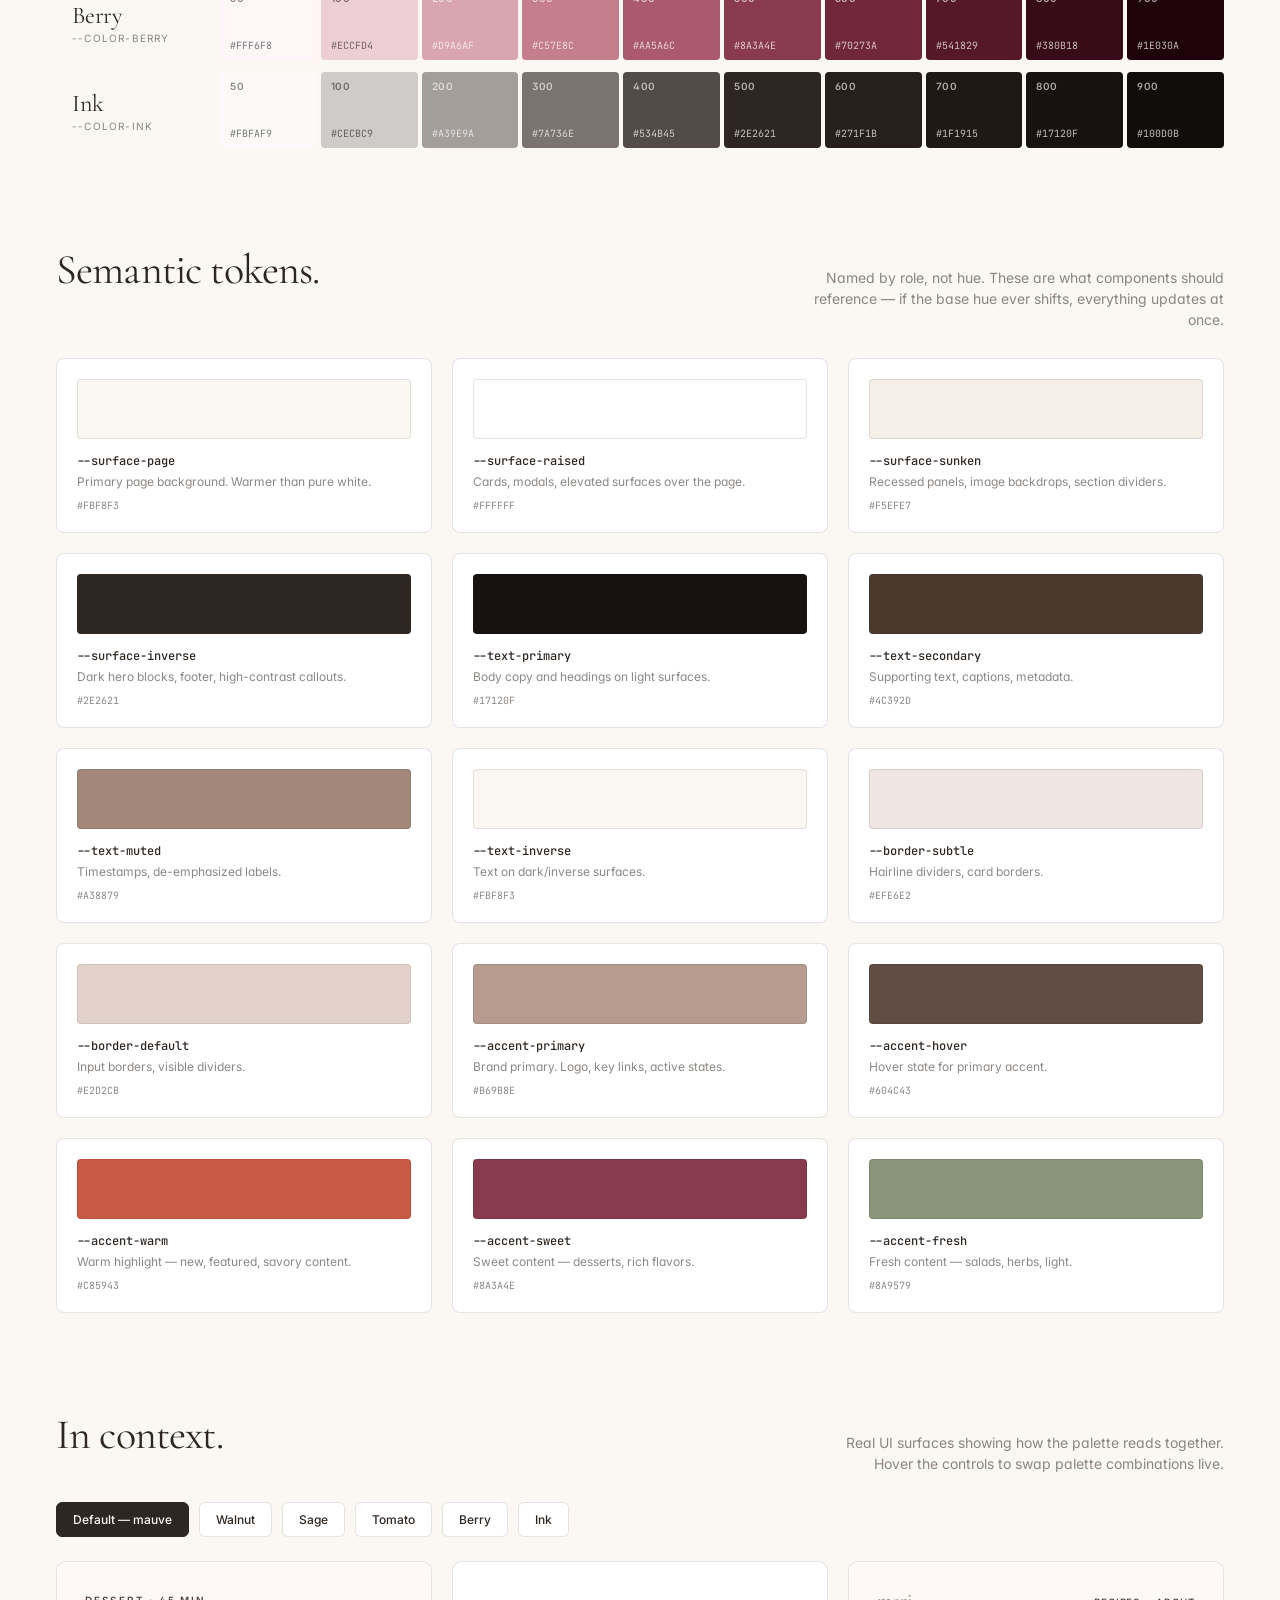
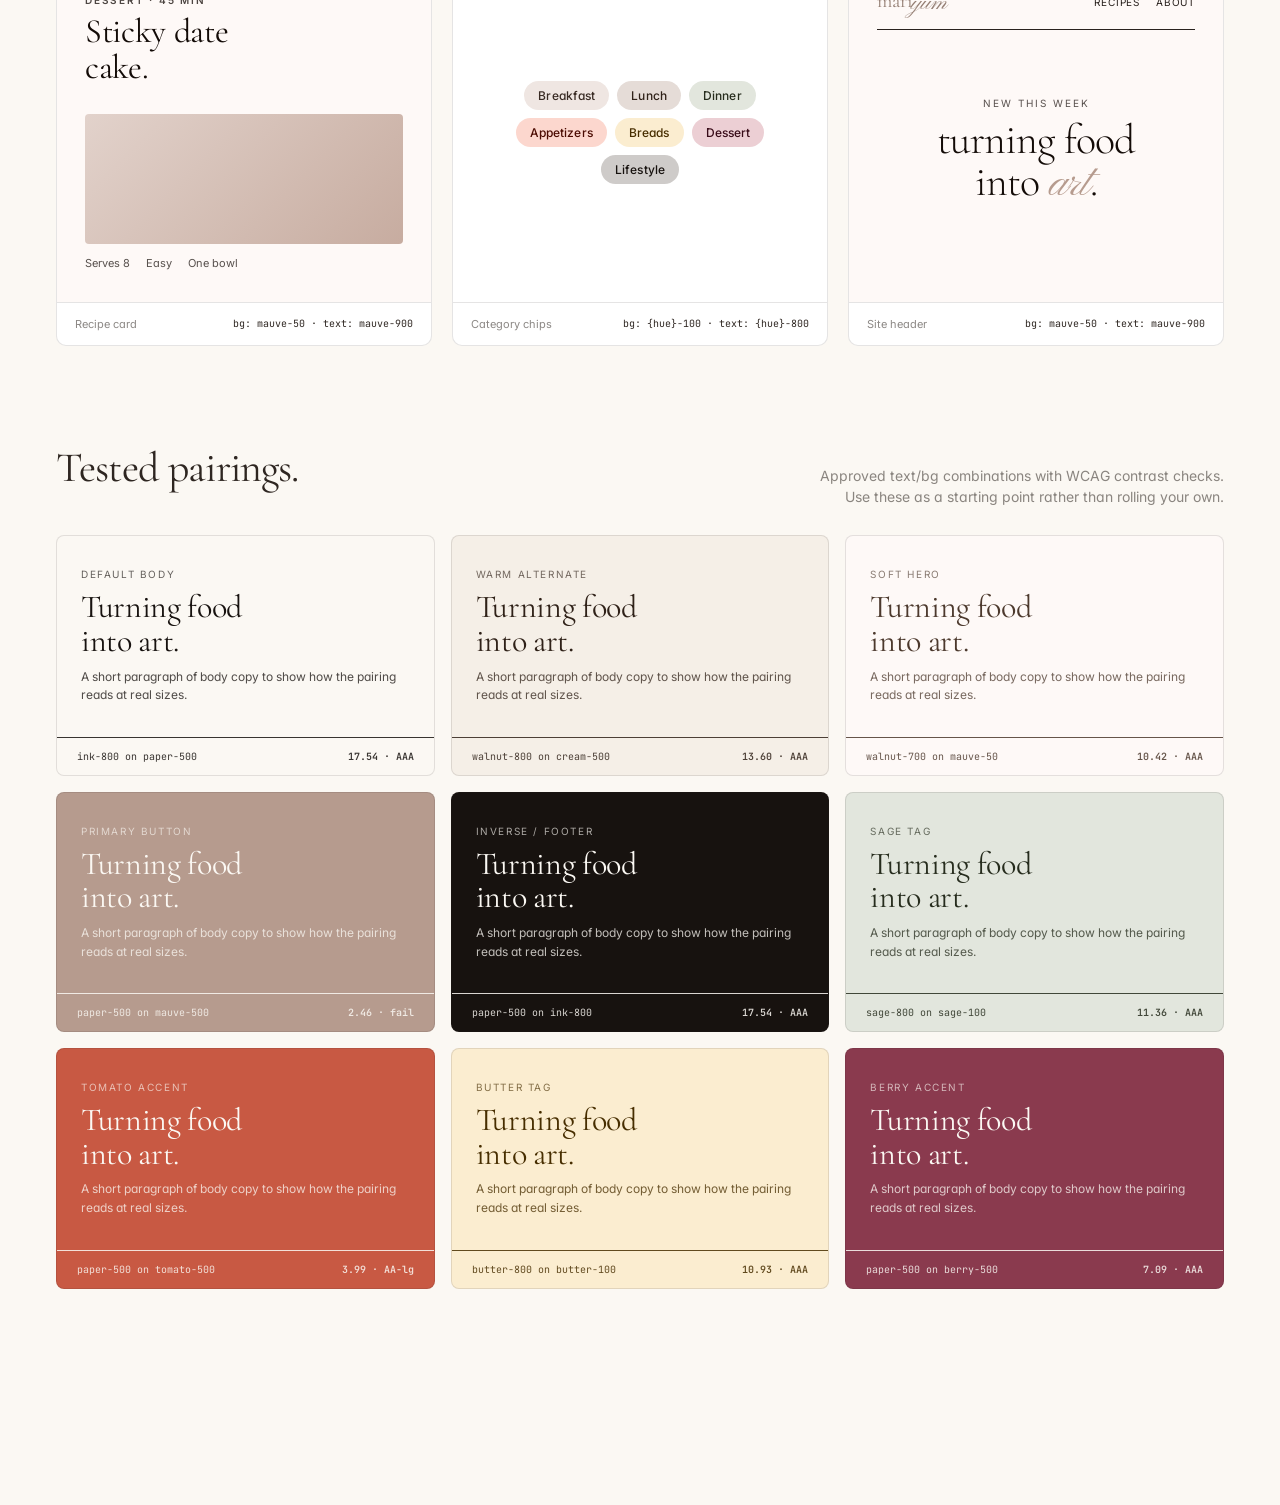
<file: Color Palette.html>
<!doctype html>
<html lang="en">
<head>
<meta charset="utf-8" />
<title>mxriyum — Color Palette</title>
<meta name="viewport" content="width=device-width, initial-scale=1" />

<link rel="preconnect" href="https://fonts.googleapis.com">
<link rel="preconnect" href="https://fonts.gstatic.com" crossorigin>
<link href="https://fonts.googleapis.com/css2?family=Cormorant+Garamond:ital,wght@0,300;0,400;0,500;0,600;1,300;1,400&family=Pinyon+Script&family=Inter:wght@400;500;600;700&family=JetBrains+Mono:wght@400;500&display=swap" rel="stylesheet">

<style>
  :root {
    --ink: #2E2621;
    --paper: #FBF8F3;
    --cream: #F5EFE7;
    --mauve: #B69B8E;
    --walnut: #8A6F5F;
    --sage: #8A9579;
    --tomato: #C85943;
    --butter: #E8B94D;
    --berry: #8A3A4E;

    --rule: rgba(46,38,33,0.12);
    --muted: rgba(46,38,33,0.55);
  }
  * { box-sizing: border-box; }
  html, body {
    margin: 0; padding: 0;
    background: var(--paper);
    color: var(--ink);
    font-family: 'Inter', -apple-system, system-ui, sans-serif;
    font-feature-settings: 'ss01', 'cv11';
    -webkit-font-smoothing: antialiased;
  }
  .page { max-width: 1320px; margin: 0 auto; padding: 72px 56px 120px; }

  /* Display / header type */
  .logo {
    font-family: 'Cormorant Garamond', serif;
    font-weight: 400;
    letter-spacing: -0.005em;
    display: inline-flex; align-items: baseline;
    color: var(--mauve);
    line-height: 1;
  }
  .logo .yum {
    font-family: 'Pinyon Script', cursive;
    font-size: 1.15em;
    margin-left: -0.03em;
    transform: translateY(0.08em);
    display: inline-block;
    color: var(--mauve);
  }
  .display {
    font-family: 'Cormorant Garamond', serif;
    font-weight: 300;
    font-size: clamp(48px, 7vw, 84px);
    letter-spacing: -0.02em;
    line-height: 0.95;
    color: var(--ink);
  }
  .eyebrow {
    font-size: 11px;
    letter-spacing: 0.18em;
    text-transform: uppercase;
    font-weight: 600;
    color: var(--walnut);
  }

  /* ─── HEADER ─── */
  .page-header {
    display: flex; justify-content: space-between; align-items: flex-start;
    gap: 48px; margin-bottom: 72px;
    padding-bottom: 32px;
    border-bottom: 1px solid var(--rule);
  }
  .page-header .meta { font-size: 13px; color: var(--muted); line-height: 1.6; max-width: 360px; }
  .page-header .meta strong { color: var(--ink); font-weight: 600; }

  /* ─── SECTION HEADINGS ─── */
  .section { margin-bottom: 96px; }
  .section-head {
    display: flex; align-items: baseline; justify-content: space-between;
    gap: 24px; margin-bottom: 28px;
  }
  .section-head h2 {
    font-family: 'Cormorant Garamond', serif;
    font-weight: 400;
    font-size: 42px;
    margin: 0;
    letter-spacing: -0.02em;
  }
  .section-head .sub { color: var(--muted); font-size: 14px; max-width: 420px; text-align: right; line-height: 1.5; }

  /* ─── CORE SWATCHES ROW ─── */
  .core-grid {
    display: grid;
    grid-template-columns: repeat(9, 1fr);
    gap: 12px;
  }
  .core-swatch {
    border-radius: 6px;
    overflow: hidden;
    cursor: pointer;
    border: 1px solid var(--rule);
    background: #fff;
    transition: transform 0.15s ease, box-shadow 0.15s ease;
  }
  .core-swatch:hover {
    transform: translateY(-2px);
    box-shadow: 0 8px 24px rgba(46,38,33,0.08);
  }
  .core-swatch .chip { height: 140px; }
  .core-swatch .core-meta {
    padding: 12px 14px;
    font-size: 11px;
    line-height: 1.4;
  }
  .core-swatch .core-name {
    font-weight: 600;
    font-size: 13px;
    letter-spacing: -0.01em;
    margin-bottom: 2px;
  }
  .core-swatch .core-hex {
    font-family: 'JetBrains Mono', monospace;
    color: var(--muted);
    font-size: 10px;
  }

  /* ─── RAMP GRID ─── */
  .ramp-row {
    display: grid;
    grid-template-columns: 160px repeat(10, 1fr);
    gap: 4px;
    align-items: stretch;
    margin-bottom: 12px;
  }
  .ramp-label {
    padding: 14px 16px;
    display: flex; flex-direction: column; justify-content: center;
    gap: 2px;
  }
  .ramp-label .n { font-family: 'Cormorant Garamond', serif; font-size: 24px; letter-spacing: -0.01em; }
  .ramp-label .role { font-size: 10px; color: var(--muted); text-transform: uppercase; letter-spacing: 0.12em; }
  .ramp-cell {
    height: 76px;
    border-radius: 4px;
    cursor: pointer;
    position: relative;
    display: flex; flex-direction: column; justify-content: space-between;
    padding: 8px 10px;
    transition: transform 0.12s ease;
    overflow: hidden;
  }
  .ramp-cell:hover { transform: translateY(-2px); }
  .ramp-cell .step { font-size: 10px; font-weight: 600; letter-spacing: 0.05em; opacity: 0.7; }
  .ramp-cell .hex { font-family: 'JetBrains Mono', monospace; font-size: 10px; opacity: 0.8; }
  .ramp-header {
    display: grid;
    grid-template-columns: 160px repeat(10, 1fr);
    gap: 4px;
    margin-bottom: 8px;
    padding-bottom: 6px;
    border-bottom: 1px solid var(--rule);
  }
  .ramp-header .step-head {
    font-size: 9px;
    letter-spacing: 0.14em;
    text-transform: uppercase;
    text-align: center;
    color: var(--muted);
    font-weight: 600;
    padding: 4px 0;
  }
  .ramp-header .spacer-head { /* empty */ }

  /* ─── SEMANTIC TOKENS ─── */
  .semantic-grid {
    display: grid;
    grid-template-columns: repeat(3, 1fr);
    gap: 20px;
  }
  .sem-card {
    background: #fff;
    border: 1px solid var(--rule);
    border-radius: 8px;
    padding: 20px;
    cursor: pointer;
    transition: transform 0.12s, box-shadow 0.15s;
  }
  .sem-card:hover {
    transform: translateY(-2px);
    box-shadow: 0 8px 20px rgba(46,38,33,0.06);
  }
  .sem-card .preview {
    height: 60px;
    border-radius: 4px;
    margin-bottom: 14px;
    border: 1px solid var(--rule);
  }
  .sem-card .token {
    font-family: 'JetBrains Mono', monospace;
    font-size: 12px;
    font-weight: 500;
    color: var(--ink);
    margin-bottom: 4px;
  }
  .sem-card .desc { font-size: 12px; color: var(--muted); line-height: 1.5; margin-bottom: 8px; }
  .sem-card .hex { font-family: 'JetBrains Mono', monospace; font-size: 10px; color: var(--muted); }

  /* ─── PREVIEW SURFACES ─── */
  .previews {
    display: grid;
    grid-template-columns: repeat(3, 1fr);
    gap: 20px;
  }
  .preview-card {
    border-radius: 10px;
    overflow: hidden;
    border: 1px solid var(--rule);
    background: #fff;
  }
  .preview-caption { padding: 14px 18px; font-size: 11px; color: var(--muted); border-top: 1px solid var(--rule); display: flex; justify-content: space-between; }
  .preview-caption code { font-family: 'JetBrains Mono', monospace; font-size: 10px; color: var(--ink); }

  /* Recipe card preview */
  .rp-card { padding: 32px 28px; height: 340px; display: flex; flex-direction: column; justify-content: space-between; }
  .rp-card .rp-eyebrow { font-size: 10px; letter-spacing: 0.18em; text-transform: uppercase; font-weight: 600; opacity: 0.75; }
  .rp-card .rp-title { font-family: 'Cormorant Garamond', serif; font-weight: 400; font-size: 34px; letter-spacing: -0.01em; line-height: 1.05; margin: 8px 0 16px; }
  .rp-card .rp-meta { font-size: 11px; opacity: 0.7; display: flex; gap: 16px; }
  .rp-card .rp-img { flex: 1; border-radius: 4px; margin: 12px 0; background-size: cover; background-position: center; background-repeat: no-repeat; }

  /* Category chips */
  .chips-row { padding: 32px 28px; display: flex; flex-wrap: wrap; gap: 8px; align-items: center; height: 340px; align-content: center; justify-content: center; }
  .chip-tag {
    display: inline-block;
    padding: 7px 14px;
    border-radius: 999px;
    font-size: 12px;
    font-weight: 500;
    letter-spacing: 0.01em;
  }

  /* Header preview */
  .hdr-preview { padding: 28px 28px; height: 340px; display: flex; flex-direction: column; }
  .hdr-preview .nav-row { display: flex; justify-content: space-between; align-items: center; padding-bottom: 16px; border-bottom: 1px solid currentColor; opacity: 0.9; gap: 24px; }
  .hdr-preview .nav-row .logo { font-size: 20px !important; flex-shrink: 0; padding-right: 8px; }
  .hdr-preview .nav-row .nav-links { display: flex; gap: 16px; font-size: 10px; letter-spacing: 0.08em; text-transform: uppercase; flex-shrink: 0; }
  .hdr-preview .hero-stack { flex: 1; display: flex; flex-direction: column; justify-content: center; text-align: center; padding: 20px 0; }
  .hdr-preview .hero-eyebrow { font-size: 10px; letter-spacing: 0.2em; text-transform: uppercase; margin-bottom: 10px; opacity: 0.7; }
  .hdr-preview .hero-title { font-family: 'Cormorant Garamond', serif; font-weight: 300; font-size: 42px; letter-spacing: -0.02em; line-height: 1; }
  .hdr-preview .hero-title em { font-family: 'Pinyon Script', cursive; font-style: normal; font-size: 1.1em; }

  /* ─── TOAST ─── */
  .toast {
    position: fixed; bottom: 32px; left: 50%; transform: translateX(-50%) translateY(20px);
    background: var(--ink); color: var(--paper);
    padding: 12px 20px; border-radius: 8px;
    font-size: 13px; font-weight: 500;
    font-family: 'JetBrains Mono', monospace;
    opacity: 0; transition: opacity 0.2s, transform 0.2s;
    pointer-events: none; z-index: 100;
    box-shadow: 0 12px 32px rgba(0,0,0,0.25);
  }
  .toast.show { opacity: 1; transform: translateX(-50%) translateY(0); }

  /* Contrast badge */
  .contrast-row { display: flex; flex-wrap: wrap; gap: 6px; margin-top: 8px; }
  .contrast-chip {
    font-family: 'JetBrains Mono', monospace;
    font-size: 9px;
    padding: 3px 7px;
    border-radius: 3px;
    border: 1px solid var(--rule);
    display: inline-flex; align-items: center; gap: 5px;
  }
  .contrast-chip .dot { width: 10px; height: 10px; border-radius: 2px; border: 1px solid rgba(0,0,0,0.08); }
  .contrast-chip .pass { color: #2F6B3A; font-weight: 600; }
  .contrast-chip .fail { color: #A84A36; font-weight: 600; }
</style>
</head>
<body>

<div class="page">

  <!-- ─── HEADER ─── -->
  <div class="page-header">
    <div>
      <div class="eyebrow" style="margin-bottom: 14px;">Brand System · 02</div>
      <span class="logo" style="font-size: 56px;">mari<span class="yum">yum</span></span>
      <div class="display" style="margin-top: 18px;">Color palette.</div>
    </div>
    <div class="meta">
      Built from the existing site palette. <strong>Nine hues</strong>, each with a 10-step ramp, plus semantic tokens. Click any swatch to copy its hex. Warm mauve remains the protagonist — tomato, butter, and berry give recipe content and seasonal accents somewhere to live.
    </div>
  </div>

  <!-- ─── SECTION 1 · CORE SWATCHES ─── -->
  <div class="section">
    <div class="section-head">
      <h2>The nine.</h2>
      <div class="sub">Core palette at a glance. These are the base hues — each is step 500 in its ramp.</div>
    </div>
    <div id="core-grid" class="core-grid"></div>
  </div>

  <!-- ─── SECTION 2 · RAMPS ─── -->
  <div class="section">
    <div class="section-head">
      <h2>Ramps.</h2>
      <div class="sub">Ten steps per hue (50–900), generated in OKLCH for perceptually even transitions. Use 50–200 for backgrounds, 500 for base, 700–900 for text & hover states.</div>
    </div>
    <div id="ramp-wrap"></div>
  </div>

  <!-- ─── SECTION 3 · SEMANTIC TOKENS ─── -->
  <div class="section">
    <div class="section-head">
      <h2>Semantic tokens.</h2>
      <div class="sub">Named by role, not hue. These are what components should reference — if the base hue ever shifts, everything updates at once.</div>
    </div>
    <div id="semantic-grid" class="semantic-grid"></div>
  </div>

  <!-- ─── SECTION 4 · IN CONTEXT ─── -->
  <div class="section">
    <div class="section-head">
      <h2>In context.</h2>
      <div class="sub">Real UI surfaces showing how the palette reads together. Hover the controls to swap palette combinations live.</div>
    </div>

    <div style="display:flex; gap:10px; margin-bottom: 24px; flex-wrap: wrap;">
      <button class="preset-btn" data-preset="default">Default — mauve</button>
      <button class="preset-btn" data-preset="walnut">Walnut</button>
      <button class="preset-btn" data-preset="sage">Sage</button>
      <button class="preset-btn" data-preset="tomato">Tomato</button>
      <button class="preset-btn" data-preset="berry">Berry</button>
      <button class="preset-btn" data-preset="ink">Ink</button>
    </div>

    <div class="previews">
      <!-- Recipe card -->
      <div class="preview-card">
        <div class="rp-card" id="rp-card">
          <div>
            <div class="rp-eyebrow">Dessert · 45 min</div>
            <div class="rp-title">Sticky date<br/>cake.</div>
          </div>
          <div class="rp-img" id="rp-img"></div>
          <div class="rp-meta"><span>Serves 8</span><span>Easy</span><span>One bowl</span></div>
        </div>
        <div class="preview-caption"><span>Recipe card</span><code id="rp-caption">bg: mauve-50  ·  text: mauve-900</code></div>
      </div>

      <!-- Category chips -->
      <div class="preview-card">
        <div class="chips-row" id="chips-row">
          <span class="chip-tag" data-hue="mauve">Breakfast</span>
          <span class="chip-tag" data-hue="walnut">Lunch</span>
          <span class="chip-tag" data-hue="sage">Dinner</span>
          <span class="chip-tag" data-hue="tomato">Appetizers</span>
          <span class="chip-tag" data-hue="butter">Breads</span>
          <span class="chip-tag" data-hue="berry">Dessert</span>
          <span class="chip-tag" data-hue="ink">Lifestyle</span>
        </div>
        <div class="preview-caption"><span>Category chips</span><code>bg: {hue}-100  ·  text: {hue}-800</code></div>
      </div>

      <!-- Header / hero -->
      <div class="preview-card">
        <div class="hdr-preview" id="hdr-preview">
          <div class="nav-row">
            <span class="logo">mari<span class="yum">yum</span></span>
            <div class="nav-links"><span>Recipes</span><span>About</span></div>
          </div>
          <div class="hero-stack">
            <div class="hero-eyebrow">New this week</div>
            <div class="hero-title">turning food<br/>into <em>art</em>.</div>
          </div>
        </div>
        <div class="preview-caption"><span>Site header</span><code id="hdr-caption">bg: mauve-50  ·  text: ink-900</code></div>
      </div>
    </div>
  </div>

  <!-- ─── SECTION 5 · PAIRINGS ─── -->
  <div class="section">
    <div class="section-head">
      <h2>Tested pairings.</h2>
      <div class="sub">Approved text/bg combinations with WCAG contrast checks. Use these as a starting point rather than rolling your own.</div>
    </div>
    <div id="pairings" style="display:grid; grid-template-columns: repeat(3, 1fr); gap: 16px;"></div>
  </div>

</div>

<div id="toast" class="toast">copied</div>

<style>
  .preset-btn {
    font-family: 'Inter', sans-serif;
    font-size: 12px;
    font-weight: 500;
    padding: 9px 16px;
    border-radius: 6px;
    background: #fff;
    border: 1px solid var(--rule);
    cursor: pointer;
    color: var(--ink);
    transition: all 0.12s;
  }
  .preset-btn:hover { border-color: var(--ink); }
  .preset-btn.active { background: var(--ink); color: var(--paper); border-color: var(--ink); }
</style>

<script src="palette.js"></script>

</body>
</html>
</file>
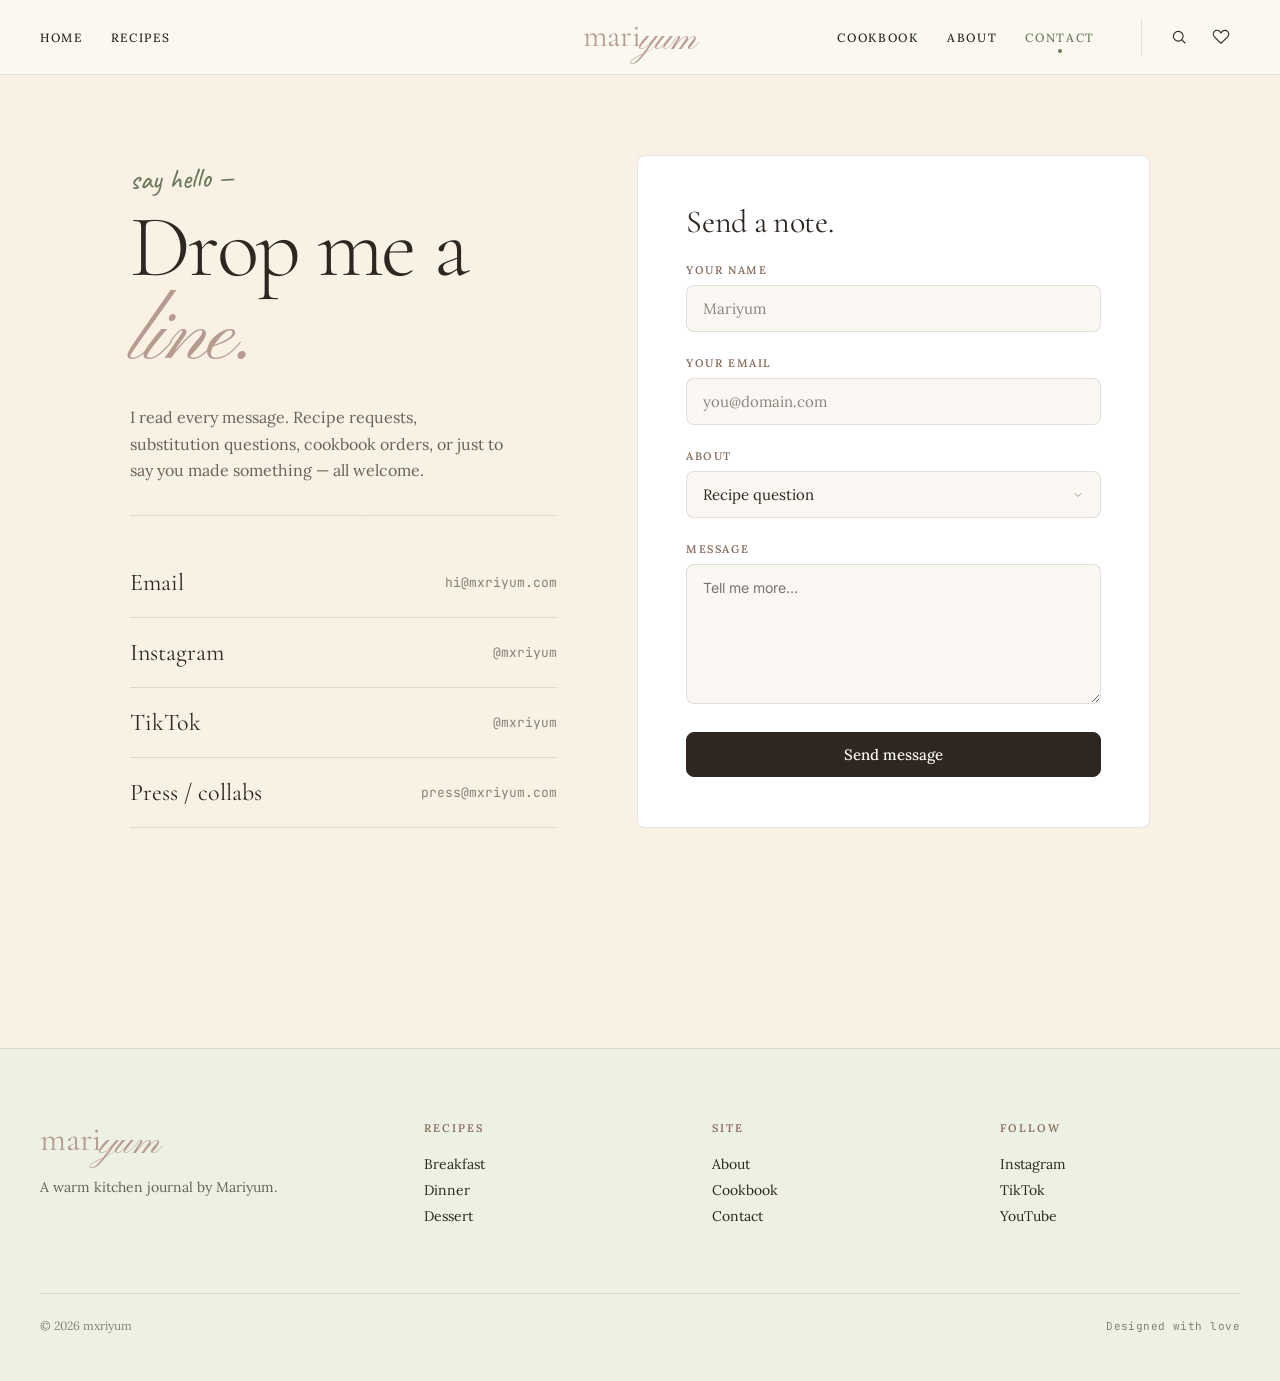
<file: Contact.html>
<!doctype html>
<html lang="en">
<head>
<meta charset="utf-8" />
<title>Contact — mxriyum</title>
<meta name="viewport" content="width=device-width, initial-scale=1" />
<link rel="preconnect" href="https://fonts.googleapis.com">
<link rel="preconnect" href="https://fonts.gstatic.com" crossorigin>
<link href="https://fonts.googleapis.com/css2?family=Cormorant+Garamond:ital,wght@0,300;0,400;0,500;1,400&family=Pinyon+Script&family=Caveat:wght@400;500;600;700&family=Lora:ital,wght@0,400;0,500;0,600;0,700;1,400;1,500&family=Inter:wght@400;500;600;700&family=JetBrains+Mono:wght@400;500&display=swap" rel="stylesheet">
<link rel="stylesheet" href="site.css" />

<style>
  .contact-wrap { max-width: 1100px; margin: 0 auto; padding: 80px 40px 100px; display: grid; grid-template-columns: 1fr 1.2fr; gap: 80px; }
  .contact-intro h1 { font-family: 'Cormorant Garamond', serif; font-weight: 300; font-size: clamp(56px, 7vw, 88px); line-height: 0.95; letter-spacing: -0.03em; margin: 16px 0 24px; }
  .contact-intro h1 em { font-family: 'Pinyon Script', cursive; font-style: normal; color: var(--mauve); }
  .contact-intro p { font-size: 16px; line-height: 1.65; color: var(--muted-dark); margin: 0 0 32px; max-width: 38ch; }
  .contact-links { border-top: 1px solid var(--rule); padding-top: 32px; }
  .contact-link { display: flex; justify-content: space-between; align-items: center; padding: 20px 0; border-bottom: 1px solid var(--rule); color: var(--ink); text-decoration: none; }
  .contact-link:hover .lbl { color: var(--mauve-700); }
  .contact-link .lbl { font-family: 'Cormorant Garamond', serif; font-size: 24px; font-weight: 400; }
  .contact-link .val { font-size: 13px; color: var(--muted); font-family: 'JetBrains Mono', monospace; }

  .contact-form {
    background: #fff; border: 1px solid var(--rule); border-radius: var(--r-md);
    padding: 48px; display: flex; flex-direction: column; gap: 24px;
  }
  .contact-form h2 { font-family: 'Cormorant Garamond', serif; font-weight: 400; font-size: 32px; margin: 0; line-height: 1.1; letter-spacing: -0.01em; }
  .contact-form .field label { font-size: 11px; font-weight: 600; letter-spacing: 0.14em; text-transform: uppercase; color: var(--walnut); display: block; margin-bottom: 8px; }
  .contact-form textarea { font-family: 'Inter', sans-serif; font-size: 14px; padding: 12px 16px; border: 1px solid var(--rule); border-radius: var(--r-md); min-height: 140px; resize: vertical; width: 100%; line-height: 1.5; color: var(--ink); background: var(--paper); }
  .contact-form textarea:focus { outline: none; border-color: var(--ink); background: #fff; box-shadow: 0 0 0 3px rgba(182,155,142,0.22); }
  .contact-form .select { appearance: none; background-image: url("data:image/svg+xml;utf8,<svg xmlns='http://www.w3.org/2000/svg' width='12' height='12' viewBox='0 0 24 24' fill='none' stroke='%238A6F5F' stroke-width='1.5' stroke-linecap='round' stroke-linejoin='round'><path d='M6 9l6 6 6-6'/></svg>"); background-repeat: no-repeat; background-position: right 16px center; padding-right: 40px; }

  @media (max-width: 900px) {
    .contact-wrap { grid-template-columns: 1fr; padding: 48px 24px; gap: 48px; }
    .contact-form { padding: 28px; }
  }
</style>
</head>
<body>

<nav class="nav">
  <div class="nav-inner">
    <div class="nav-links-left">
        <a class="nav-link" href="index.html">Home</a>
        <a class="nav-link" href="Browse.html">Recipes</a>
    </div>
    <div class="nav-center">
      <a href="index.html" style="text-decoration:none;"><span class="logo">mari<span class="yum">yum</span></span></a>
    </div>
    <div class="nav-links-right">
        <a class="nav-link" href="Cookbook.html">Cookbook</a>
        <a class="nav-link" href="About.html">About</a>
        <a class="nav-link active" href="Contact.html">Contact</a>
      <span class="nav-icons">
        <button class="icon-btn" aria-label="Search"><svg viewBox="0 0 24 24" fill="none" stroke="currentColor" stroke-width="1.5" stroke-linecap="round"><circle cx="11" cy="11" r="6.5"/><path d="M20 20l-4.2-4.2"/></svg></button>
        <button class="icon-btn" aria-label="Save"><svg viewBox="0 0 24 24" fill="none" stroke="currentColor" stroke-width="1.5" stroke-linecap="round" stroke-linejoin="round"><path d="M20.8 4.6a5 5 0 00-7.1 0L12 6.4 10.3 4.6a5 5 0 00-7.1 7.1L12 20.5l8.8-8.8a5 5 0 000-7.1z"/></svg></button>
      </span>
    </div>
    <button class="nav-burger" aria-label="Menu" aria-expanded="false"><span></span><span></span><span></span></button>
  </div>
</nav>
<div class="mobile-drawer" role="dialog" aria-label="Menu">
  <a href="index.html">Home</a>
  <a href="Browse.html">Recipes</a>
  <a href="Cookbook.html">Cookbook</a>
  <a href="About.html">About</a>
  <a href="Contact.html">Contact</a>
  <div class="drawer-foot">
    <a href="https://instagram.com/mxriyum">Instagram</a>
    <a href="#">TikTok</a>
    <a href="#">Pinterest</a>
  </div>
</div>

<section class="contact-wrap">
  <div class="contact-intro">
    <span style="font-family:'Caveat',cursive;font-size:28px;color:var(--sage-deep);font-weight:500;display:block;margin-bottom:8px;transform:rotate(-2deg);">say hello —</span>
    <h1>Drop me a <em>line.</em></h1>
    <p>I read every message. Recipe requests, substitution questions, cookbook orders, or just to say you made something — all welcome.</p>

    <div class="contact-links">
      <a class="contact-link" href="mailto:hi@mxriyum.com"><span class="lbl">Email</span><span class="val">hi@mxriyum.com</span></a>
      <a class="contact-link" href="#"><span class="lbl">Instagram</span><span class="val">@mxriyum</span></a>
      <a class="contact-link" href="#"><span class="lbl">TikTok</span><span class="val">@mxriyum</span></a>
      <a class="contact-link" href="#"><span class="lbl">Press / collabs</span><span class="val">press@mxriyum.com</span></a>
    </div>
  </div>

  <form class="contact-form" onsubmit="event.preventDefault(); this.querySelector('button').textContent='Sent ♡';">
    <h2>Send a note.</h2>
    <div class="field">
      <label>Your name</label>
      <input class="input" placeholder="Mariyum"/>
    </div>
    <div class="field">
      <label>Your email</label>
      <input class="input" type="email" placeholder="you@domain.com"/>
    </div>
    <div class="field">
      <label>About</label>
      <select class="input select">
        <option>Recipe question</option>
        <option>Cookbook / preorder</option>
        <option>Press or collaboration</option>
        <option>Something else</option>
      </select>
    </div>
    <div class="field">
      <label>Message</label>
      <textarea placeholder="Tell me more…"></textarea>
    </div>
    <button class="btn primary lg" type="submit">Send message</button>
  </form>
</section>

<footer class="site-footer">
  <div class="footer-inner">
    <div class="footer-col"><span class="logo" style="font-size:34px;">mari<span class="yum">yum</span></span><p style="margin-top:16px;">A warm kitchen journal by Mariyum.</p></div>
    <div class="footer-col"><h4>Recipes</h4><a href="Browse.html">Breakfast</a><a href="Browse.html">Dinner</a><a href="Browse.html">Dessert</a></div>
    <div class="footer-col"><h4>Site</h4><a href="About.html">About</a><a href="Cookbook.html">Cookbook</a><a href="Contact.html">Contact</a></div>
    <div class="footer-col"><h4>Follow</h4><a href="#">Instagram</a><a href="#">TikTok</a><a href="#">YouTube</a></div>
  </div>
  <div class="footer-bottom"><span>© 2026 mxriyum</span><span class="meta-mono">Designed with love</span></div>
</footer>

</body>
</html>
</file>
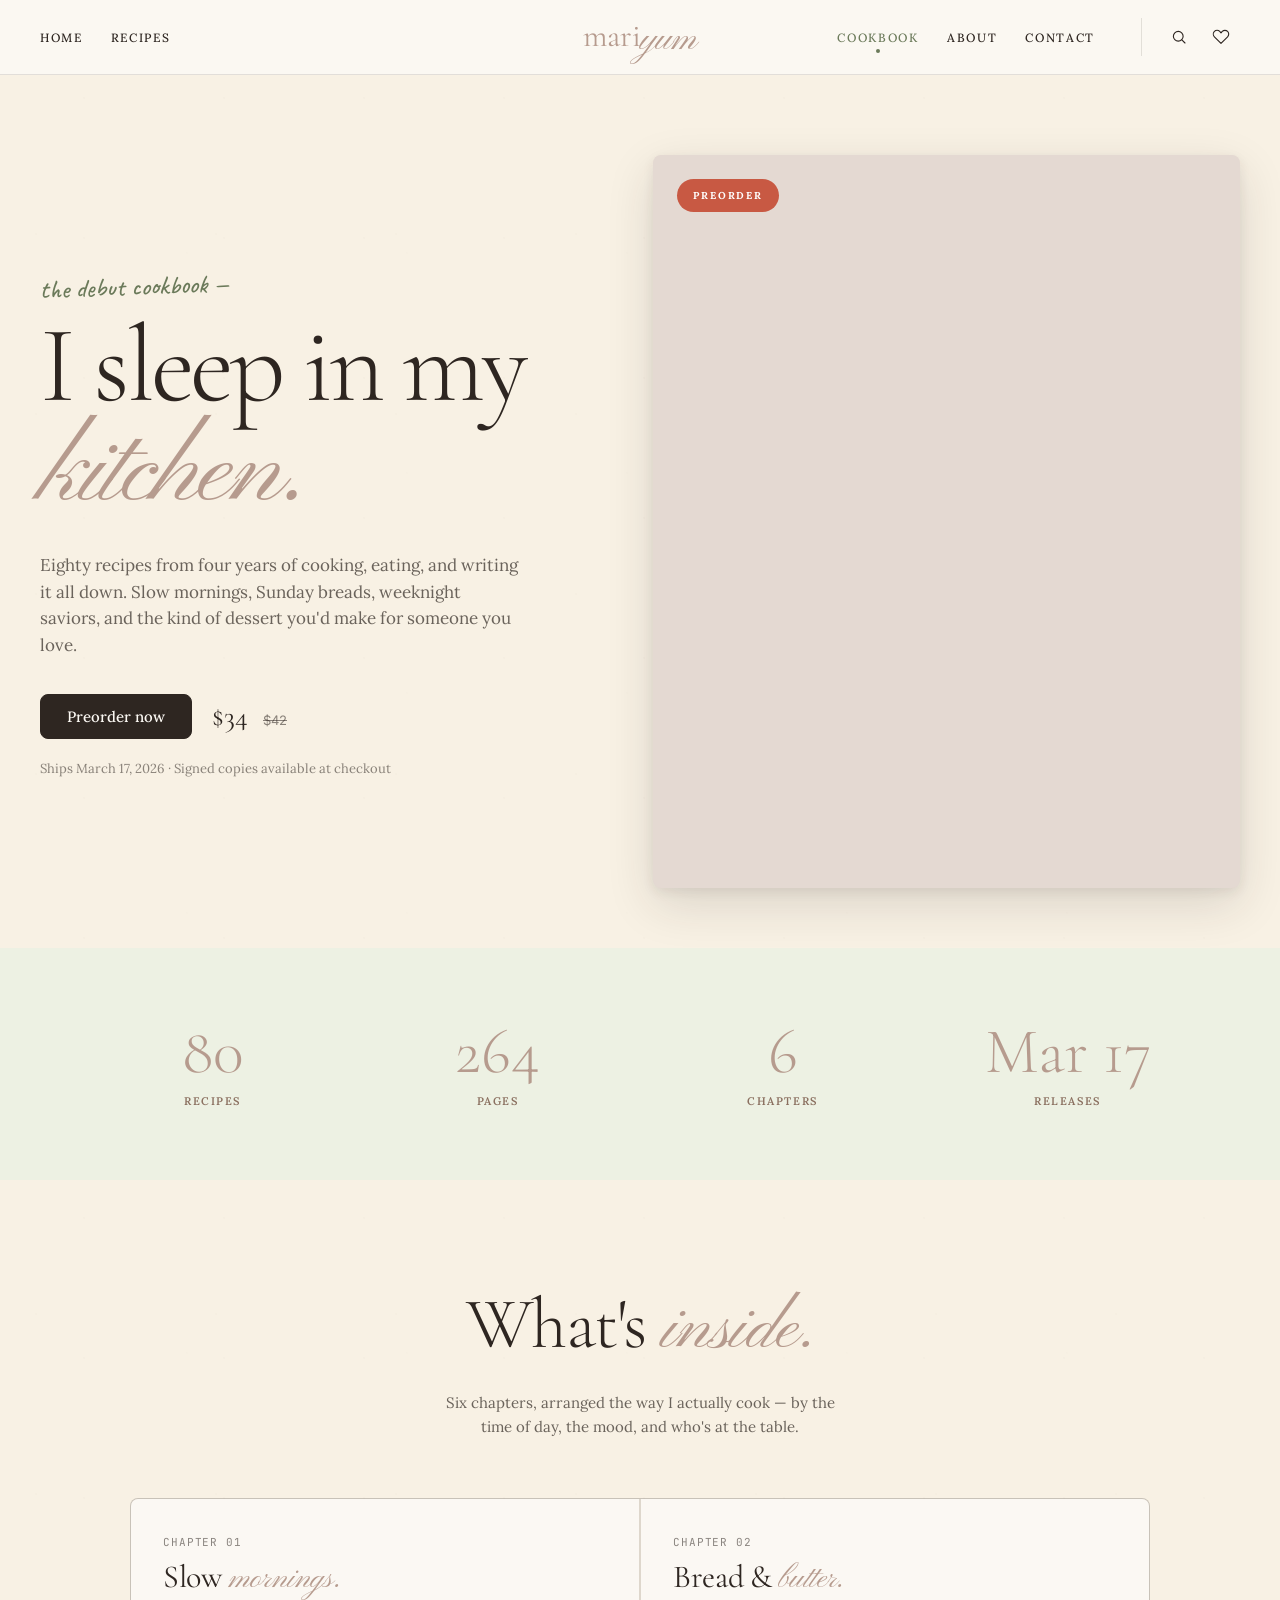
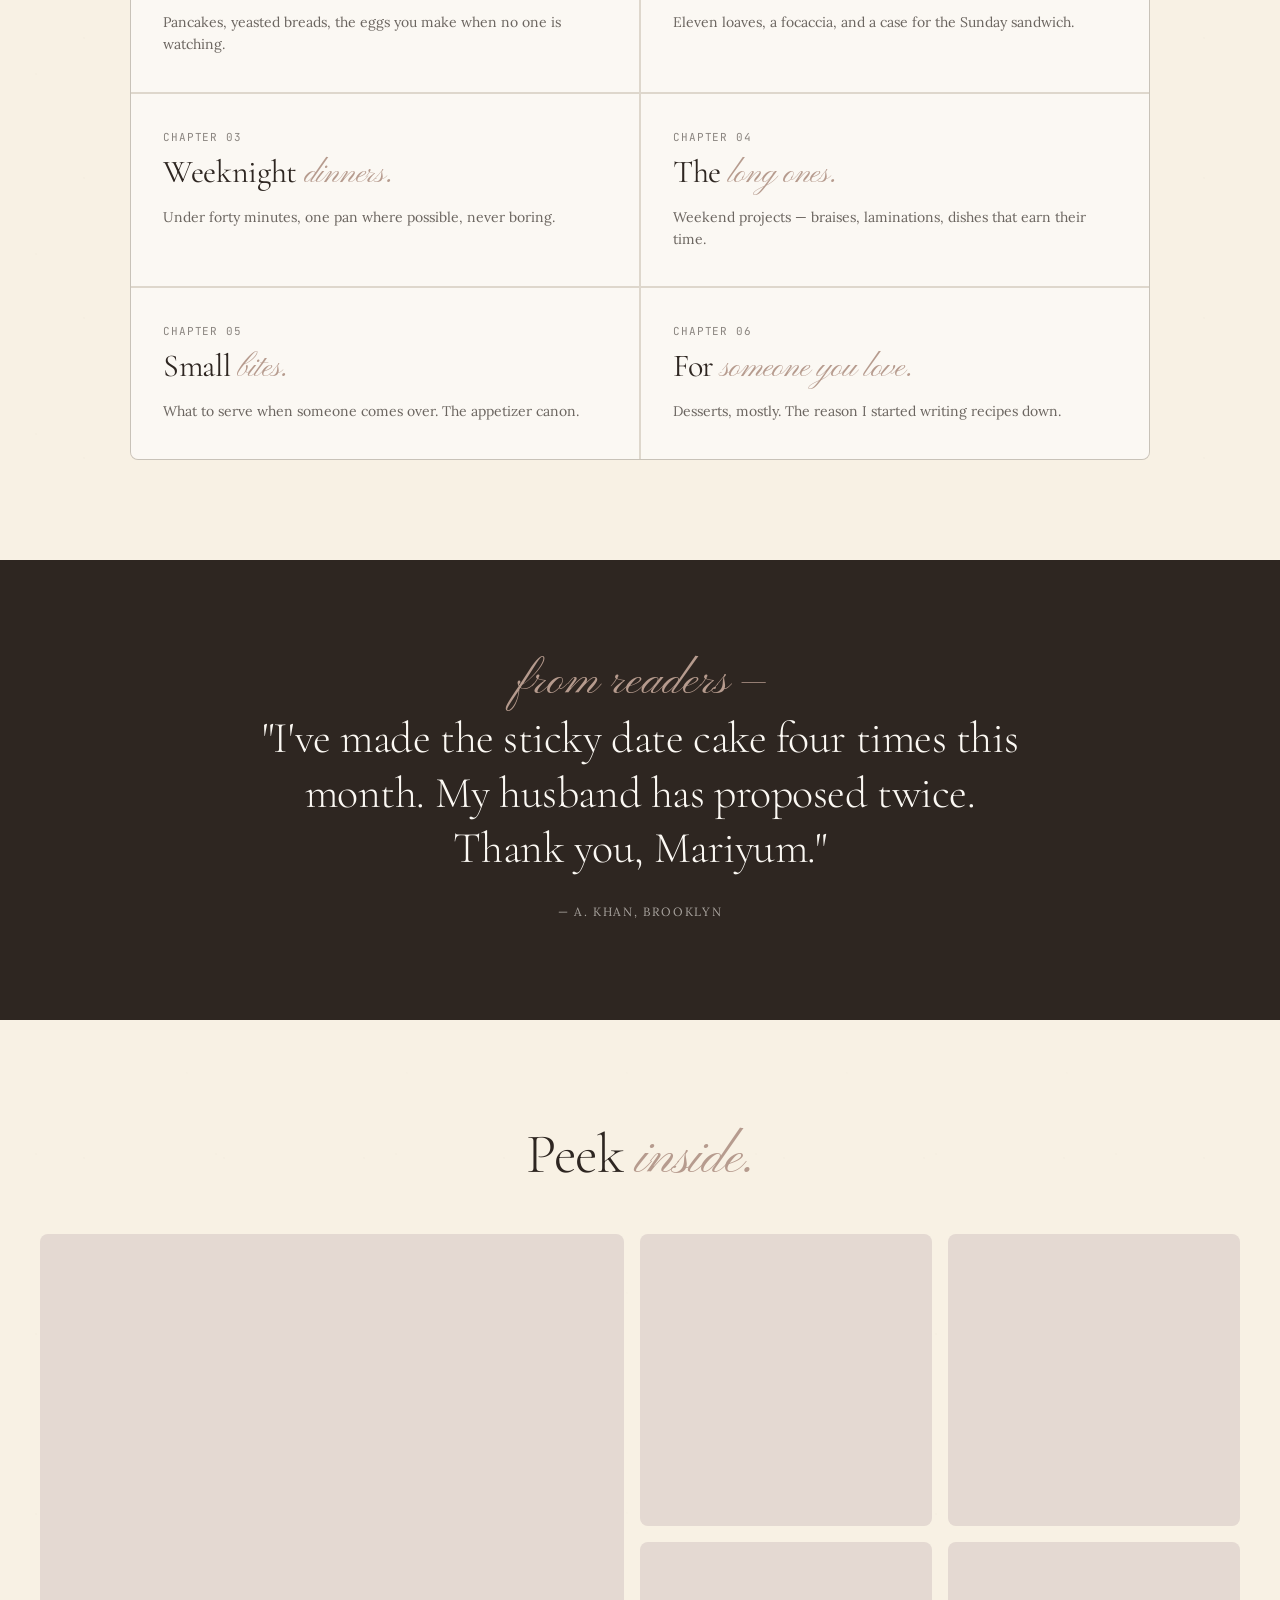
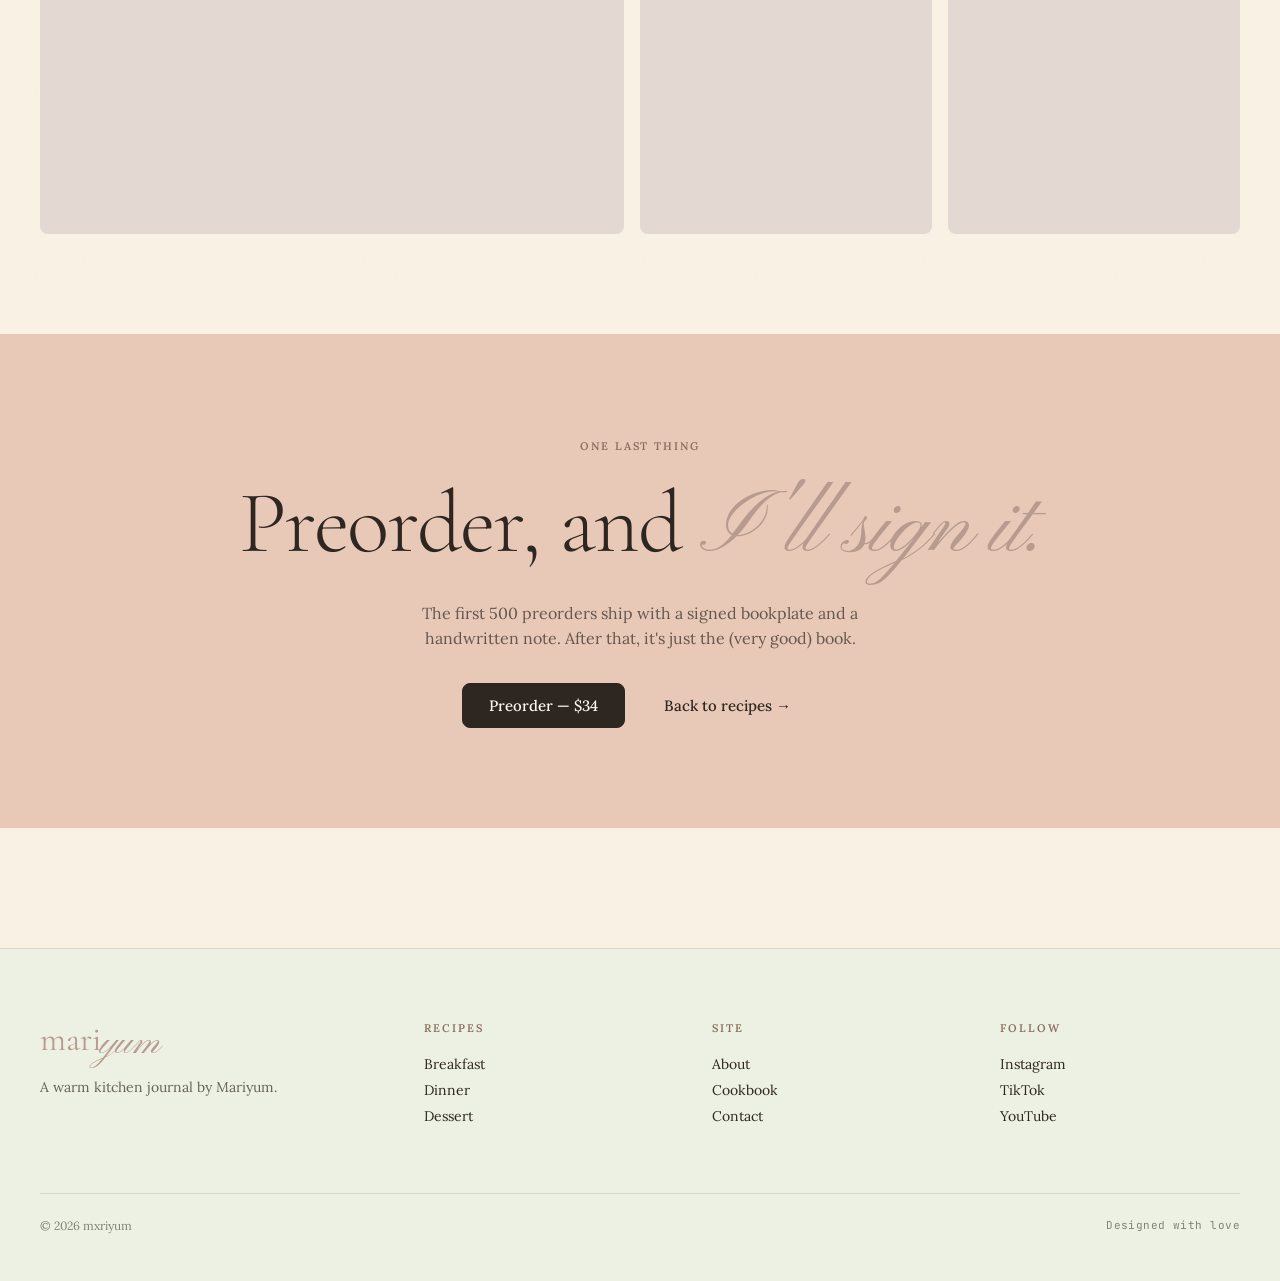
<file: Cookbook.html>
<!doctype html>
<html lang="en">
<head>
<meta charset="utf-8" />
<title>I Sleep in My Kitchen — Cookbook Preorder</title>
<meta name="viewport" content="width=device-width, initial-scale=1" />
<link rel="preconnect" href="https://fonts.googleapis.com">
<link rel="preconnect" href="https://fonts.gstatic.com" crossorigin>
<link href="https://fonts.googleapis.com/css2?family=Cormorant+Garamond:ital,wght@0,300;0,400;0,500;1,400&family=Pinyon+Script&family=Caveat:wght@400;500;600;700&family=Lora:ital,wght@0,400;0,500;0,600;0,700;1,400;1,500&family=Inter:wght@400;500;600;700&family=JetBrains+Mono:wght@400;500&display=swap" rel="stylesheet">
<link rel="stylesheet" href="site.css" />

<style>
  .cb-hero { padding: 80px 40px 60px; max-width: 1320px; margin: 0 auto; display: grid; grid-template-columns: 1fr 1.1fr; gap: 80px; align-items: center; }
  .cb-hero h1 { font-family: 'Cormorant Garamond', serif; font-weight: 300; font-size: clamp(56px, 8.5vw, 120px); line-height: 0.92; letter-spacing: -0.035em; margin: 18px 0 28px; }
  .cb-hero h1 em { font-family: 'Pinyon Script', cursive; font-style: normal; color: var(--mauve); }
  .cb-hero p { font-size: 17px; line-height: 1.55; color: var(--muted-dark); margin: 0 0 36px; max-width: 44ch; }
  .cb-hero .actions { display: flex; gap: 12px; align-items: center; flex-wrap: wrap; }
  .cb-hero .price { font-family: 'Cormorant Garamond', serif; font-size: 28px; margin-left: 8px; }
  .cb-hero .price small { font-size: 13px; color: var(--muted); font-family: 'Inter',sans-serif; text-decoration: line-through; margin-left: 8px; }

  .book-visual {
    aspect-ratio: 4/5;
    background: var(--mauve-100);
    background-image: url('https://images.unsplash.com/photo-1544030288-e6e6108867e4?w=1200&auto=format&fit=crop&q=80');
    background-size: cover; background-position: center;
    border-radius: var(--r-md);
    box-shadow: var(--e-4);
    position: relative;
  }
  .book-visual .tag {
    position: absolute; top: 24px; left: 24px; background: var(--tomato); color: #fff;
    padding: 10px 16px; border-radius: var(--r-pill);
    font-size: 10px; font-weight: 700; letter-spacing: 0.18em; text-transform: uppercase;
  }

  .cb-stats { background: var(--sage-tint); padding: 72px 40px; }
  .cb-stats-inner { max-width: 1100px; margin: 0 auto; display: grid; grid-template-columns: repeat(4, 1fr); gap: 40px; text-align: center; }
  .cb-stats .val { font-family: 'Cormorant Garamond', serif; font-size: 64px; font-weight: 300; color: var(--mauve); line-height: 1; }
  .cb-stats .lbl { font-size: 11px; letter-spacing: 0.14em; text-transform: uppercase; color: var(--walnut); margin-top: 10px; font-weight: 600; }

  .chapters { max-width: 1100px; margin: 0 auto; padding: 100px 40px; }
  .chapters-head { text-align: center; margin-bottom: 60px; }
  .chapters-head h2 { font-family: 'Cormorant Garamond', serif; font-weight: 300; font-size: clamp(48px, 6vw, 72px); margin: 0; letter-spacing: -0.02em; }
  .chapters-head h2 em { font-family: 'Pinyon Script', cursive; font-style: normal; color: var(--mauve); }
  .chapters-head p { font-size: 15px; color: var(--muted-dark); max-width: 46ch; margin: 16px auto 0; line-height: 1.55; }

  .chap-grid { display: grid; grid-template-columns: repeat(2, 1fr); gap: 2px; background: var(--rule); border: 1px solid var(--rule); border-radius: var(--r-md); overflow: hidden; }
  .chap { background: var(--paper); padding: 36px 32px; display: flex; flex-direction: column; gap: 8px; }
  .chap .num { font-family: 'JetBrains Mono', monospace; font-size: 11px; color: var(--muted); letter-spacing: 0.08em; }
  .chap h3 { font-family: 'Cormorant Garamond', serif; font-weight: 400; font-size: 32px; margin: 0; letter-spacing: -0.01em; }
  .chap h3 em { font-family: 'Pinyon Script', cursive; font-style: normal; color: var(--mauve); }
  .chap p { font-size: 14px; color: var(--muted-dark); line-height: 1.6; margin: 4px 0 0; }

  .praise { background: var(--ink); color: var(--paper); padding: 100px 40px; text-align: center; }
  .praise-inner { max-width: 780px; margin: 0 auto; }
  .praise .script { color: var(--mauve); font-size: 48px; display: block; margin-bottom: 8px; line-height: 0.9; }
  .praise blockquote { font-family: 'Cormorant Garamond', serif; font-weight: 300; font-size: clamp(28px, 4vw, 44px); line-height: 1.25; margin: 0 0 24px; letter-spacing: -0.01em; }
  .praise cite { font-size: 12px; letter-spacing: 0.14em; text-transform: uppercase; color: rgba(251,248,243,0.6); font-style: normal; }

  .inside { max-width: 1320px; margin: 0 auto; padding: 100px 40px; }
  .inside h2 { font-family: 'Cormorant Garamond', serif; font-weight: 300; font-size: 56px; letter-spacing: -0.02em; margin: 0 0 40px; text-align: center; }
  .inside h2 em { font-family: 'Pinyon Script', cursive; color: var(--mauve); font-style: normal; }
  .inside-grid { display: grid; grid-template-columns: 2fr 1fr 1fr; grid-template-rows: 1fr 1fr; gap: 16px; height: 600px; }
  .inside-cell { background: var(--mauve-100); background-size: cover; background-position: center; border-radius: var(--r-md); }
  .inside-cell.a { grid-row: 1 / 3; background-image: url('https://images.unsplash.com/photo-1565299624946-b28f40a0ae38?w=900&auto=format&fit=crop&q=80'); }
  .inside-cell.b { background-image: url('https://images.unsplash.com/photo-1486427944299-d1955d23e34d?w=600&auto=format&fit=crop&q=80'); }
  .inside-cell.c { background-image: url('https://images.unsplash.com/photo-1606313564200-e75d5e30476c?w=600&auto=format&fit=crop&q=80'); }
  .inside-cell.d { background-image: url('https://images.unsplash.com/photo-1568901346375-23c9450c58cd?w=600&auto=format&fit=crop&q=80'); }
  .inside-cell.e { background-image: url('https://images.unsplash.com/photo-1551024506-0bccd828d307?w=600&auto=format&fit=crop&q=80'); }

  .final-cta { background: var(--blush); padding: 100px 40px; text-align: center; }
  .final-cta h2 { font-family: 'Cormorant Garamond', serif; font-weight: 300; font-size: clamp(48px, 7vw, 88px); margin: 0 0 16px; letter-spacing: -0.02em; }
  .final-cta h2 em { font-family: 'Pinyon Script', cursive; color: var(--mauve); font-style: normal; }
  .final-cta p { font-size: 16px; color: var(--muted-dark); margin: 0 auto 32px; max-width: 44ch; line-height: 1.55; }

  @media (max-width: 900px) {
    .cb-hero { grid-template-columns: 1fr; padding: 48px 24px; gap: 40px; }
    .cb-stats-inner, .chap-grid { grid-template-columns: 1fr 1fr; }
    .inside-grid { grid-template-columns: 1fr 1fr; grid-template-rows: repeat(3, 180px); height: auto; }
    .inside-cell.a { grid-row: 1; grid-column: 1 / 3; }
  }
</style>
</head>
<body>

<nav class="nav">
  <div class="nav-inner">
    <div class="nav-links-left">
        <a class="nav-link" href="index.html">Home</a>
        <a class="nav-link" href="Browse.html">Recipes</a>
    </div>
    <div class="nav-center">
      <a href="index.html" style="text-decoration:none;"><span class="logo">mari<span class="yum">yum</span></span></a>
    </div>
    <div class="nav-links-right">
        <a class="nav-link active" href="Cookbook.html">Cookbook</a>
        <a class="nav-link" href="About.html">About</a>
        <a class="nav-link" href="Contact.html">Contact</a>
      <span class="nav-icons">
        <button class="icon-btn" aria-label="Search"><svg viewBox="0 0 24 24" fill="none" stroke="currentColor" stroke-width="1.5" stroke-linecap="round"><circle cx="11" cy="11" r="6.5"/><path d="M20 20l-4.2-4.2"/></svg></button>
        <button class="icon-btn" aria-label="Save"><svg viewBox="0 0 24 24" fill="none" stroke="currentColor" stroke-width="1.5" stroke-linecap="round" stroke-linejoin="round"><path d="M20.8 4.6a5 5 0 00-7.1 0L12 6.4 10.3 4.6a5 5 0 00-7.1 7.1L12 20.5l8.8-8.8a5 5 0 000-7.1z"/></svg></button>
      </span>
    </div>
    <button class="nav-burger" aria-label="Menu" aria-expanded="false"><span></span><span></span><span></span></button>
  </div>
</nav>
<div class="mobile-drawer" role="dialog" aria-label="Menu">
  <a href="index.html">Home</a>
  <a href="Browse.html">Recipes</a>
  <a href="Cookbook.html">Cookbook</a>
  <a href="About.html">About</a>
  <a href="Contact.html">Contact</a>
  <div class="drawer-foot">
    <a href="https://instagram.com/mxriyum">Instagram</a>
    <a href="#">TikTok</a>
    <a href="#">Pinterest</a>
  </div>
</div>

<section class="cb-hero">
  <div>
    <span style="font-family:'Caveat',cursive;font-size:26px;color:var(--sage-deep);font-weight:500;display:block;transform:rotate(-2deg);margin-bottom:8px;">the debut cookbook —</span>
    <h1>I sleep in my <em>kitchen.</em></h1>
    <p>Eighty recipes from four years of cooking, eating, and writing it all down. Slow mornings, Sunday breads, weeknight saviors, and the kind of dessert you'd make for someone you love.</p>
    <div class="actions">
      <a class="btn primary lg">Preorder now</a>
      <span class="price">$34 <small>$42</small></span>
    </div>
    <p style="font-size: 13px; color: var(--muted); margin: 20px 0 0;">Ships March 17, 2026 · Signed copies available at checkout</p>
  </div>
  <div class="book-visual"><span class="tag">Preorder</span></div>
</section>

<section class="cb-stats">
  <div class="cb-stats-inner">
    <div><div class="val">80</div><div class="lbl">Recipes</div></div>
    <div><div class="val">264</div><div class="lbl">Pages</div></div>
    <div><div class="val">6</div><div class="lbl">Chapters</div></div>
    <div><div class="val">Mar 17</div><div class="lbl">Releases</div></div>
  </div>
</section>

<section class="chapters">
  <div class="chapters-head">
    <h2>What's <em>inside.</em></h2>
    <p>Six chapters, arranged the way I actually cook — by the time of day, the mood, and who's at the table.</p>
  </div>
  <div class="chap-grid">
    <div class="chap"><span class="num">CHAPTER 01</span><h3>Slow <em>mornings.</em></h3><p>Pancakes, yeasted breads, the eggs you make when no one is watching.</p></div>
    <div class="chap"><span class="num">CHAPTER 02</span><h3>Bread &amp; <em>butter.</em></h3><p>Eleven loaves, a focaccia, and a case for the Sunday sandwich.</p></div>
    <div class="chap"><span class="num">CHAPTER 03</span><h3>Weeknight <em>dinners.</em></h3><p>Under forty minutes, one pan where possible, never boring.</p></div>
    <div class="chap"><span class="num">CHAPTER 04</span><h3>The <em>long ones.</em></h3><p>Weekend projects — braises, laminations, dishes that earn their time.</p></div>
    <div class="chap"><span class="num">CHAPTER 05</span><h3>Small <em>bites.</em></h3><p>What to serve when someone comes over. The appetizer canon.</p></div>
    <div class="chap"><span class="num">CHAPTER 06</span><h3>For <em>someone you love.</em></h3><p>Desserts, mostly. The reason I started writing recipes down.</p></div>
  </div>
</section>

<section class="praise">
  <div class="praise-inner">
    <span class="script">from readers —</span>
    <blockquote>"I've made the sticky date cake four times this month. My husband has proposed twice. Thank you, Mariyum."</blockquote>
    <cite>— A. Khan, Brooklyn</cite>
  </div>
</section>

<section class="inside">
  <h2>Peek <em>inside.</em></h2>
  <div class="inside-grid">
    <div class="inside-cell a"></div>
    <div class="inside-cell b"></div>
    <div class="inside-cell c"></div>
    <div class="inside-cell d"></div>
    <div class="inside-cell e"></div>
  </div>
</section>

<section class="final-cta">
  <span class="eyebrow">One last thing</span>
  <h2 style="margin-top:16px">Preorder, and <em>I'll sign it.</em></h2>
  <p>The first 500 preorders ship with a signed bookplate and a handwritten note. After that, it's just the (very good) book.</p>
  <div style="display:flex; gap: 12px; justify-content:center;">
    <a class="btn primary lg">Preorder — $34</a>
    <a class="btn ghost lg" href="index.html">Back to recipes →</a>
  </div>
</section>

<footer class="site-footer">
  <div class="footer-inner">
    <div class="footer-col"><span class="logo" style="font-size:34px;">mari<span class="yum">yum</span></span><p style="margin-top:16px;">A warm kitchen journal by Mariyum.</p></div>
    <div class="footer-col"><h4>Recipes</h4><a href="Browse.html">Breakfast</a><a href="Browse.html">Dinner</a><a href="Browse.html">Dessert</a></div>
    <div class="footer-col"><h4>Site</h4><a href="About.html">About</a><a href="Cookbook.html">Cookbook</a><a href="Contact.html">Contact</a></div>
    <div class="footer-col"><h4>Follow</h4><a href="#">Instagram</a><a href="#">TikTok</a><a href="#">YouTube</a></div>
  </div>
  <div class="footer-bottom"><span>© 2026 mxriyum</span><span class="meta-mono">Designed with love</span></div>
</footer>

</body>
</html>
</file>
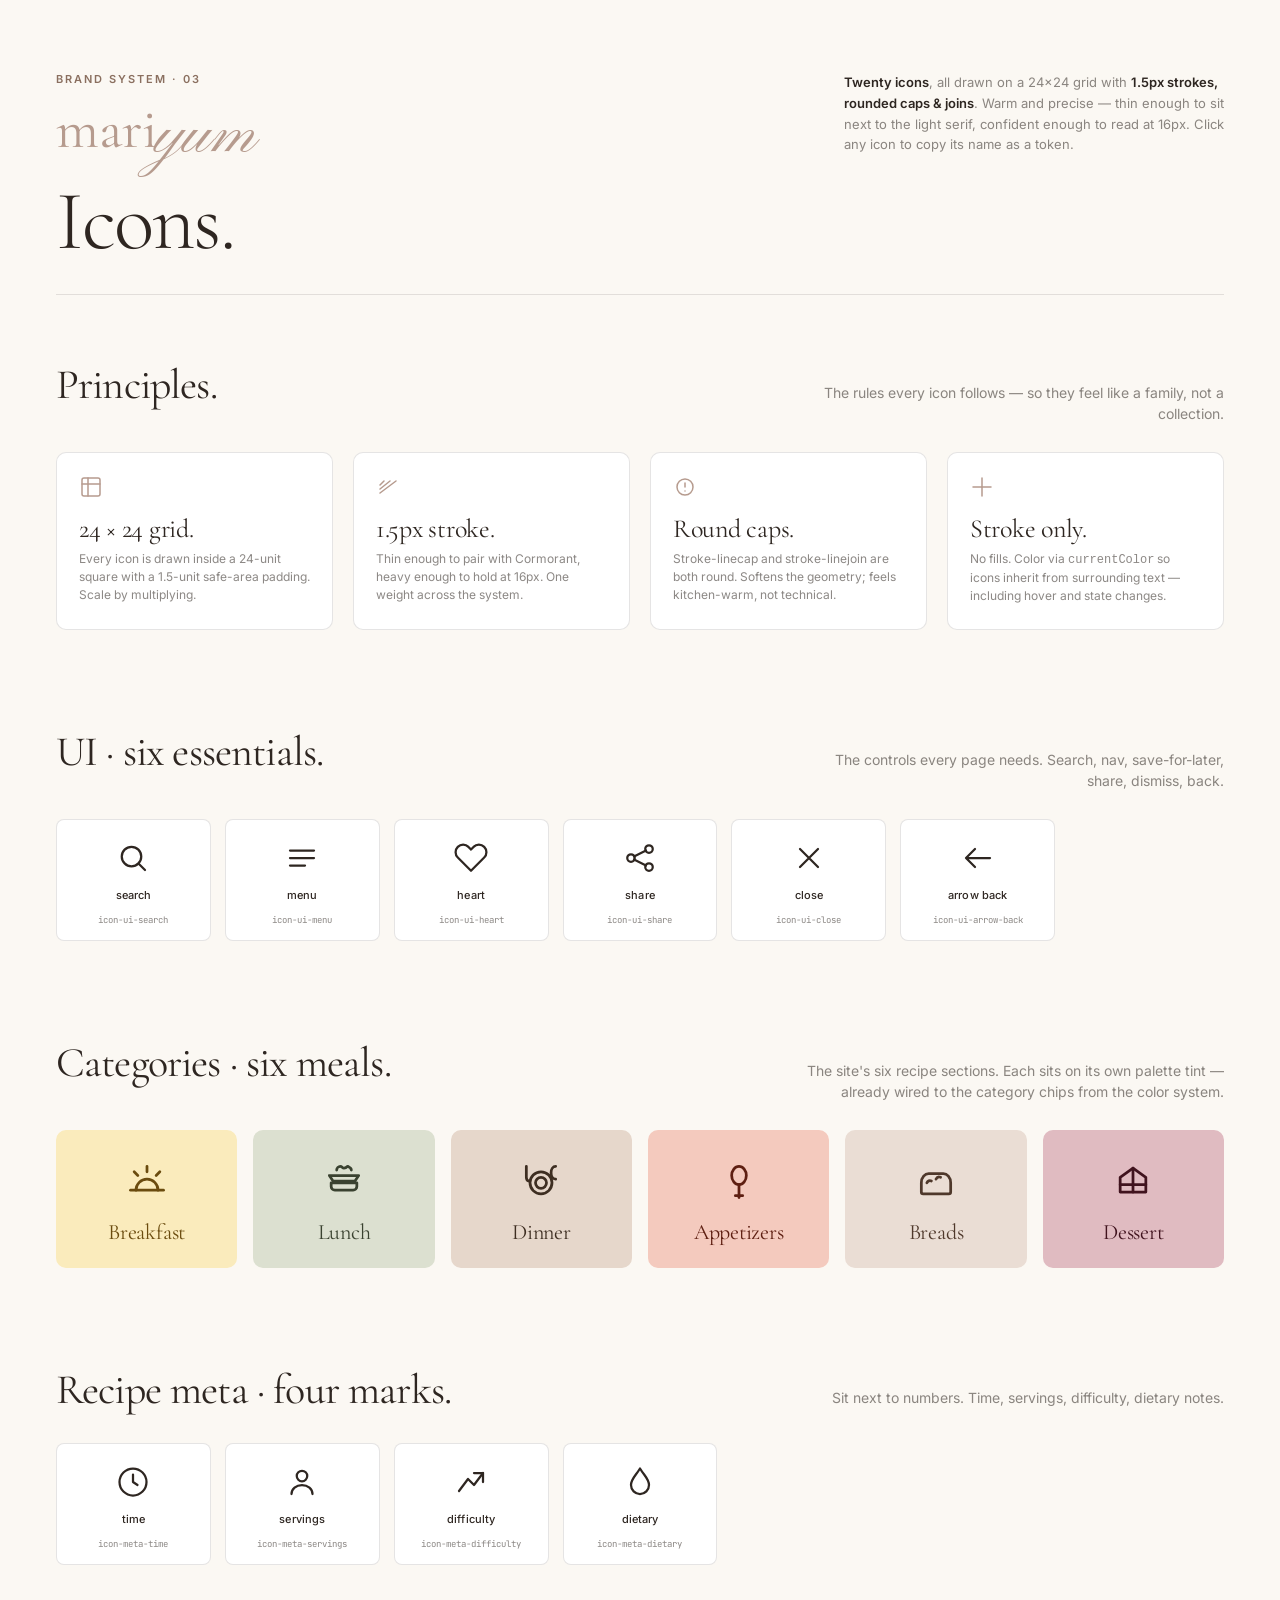
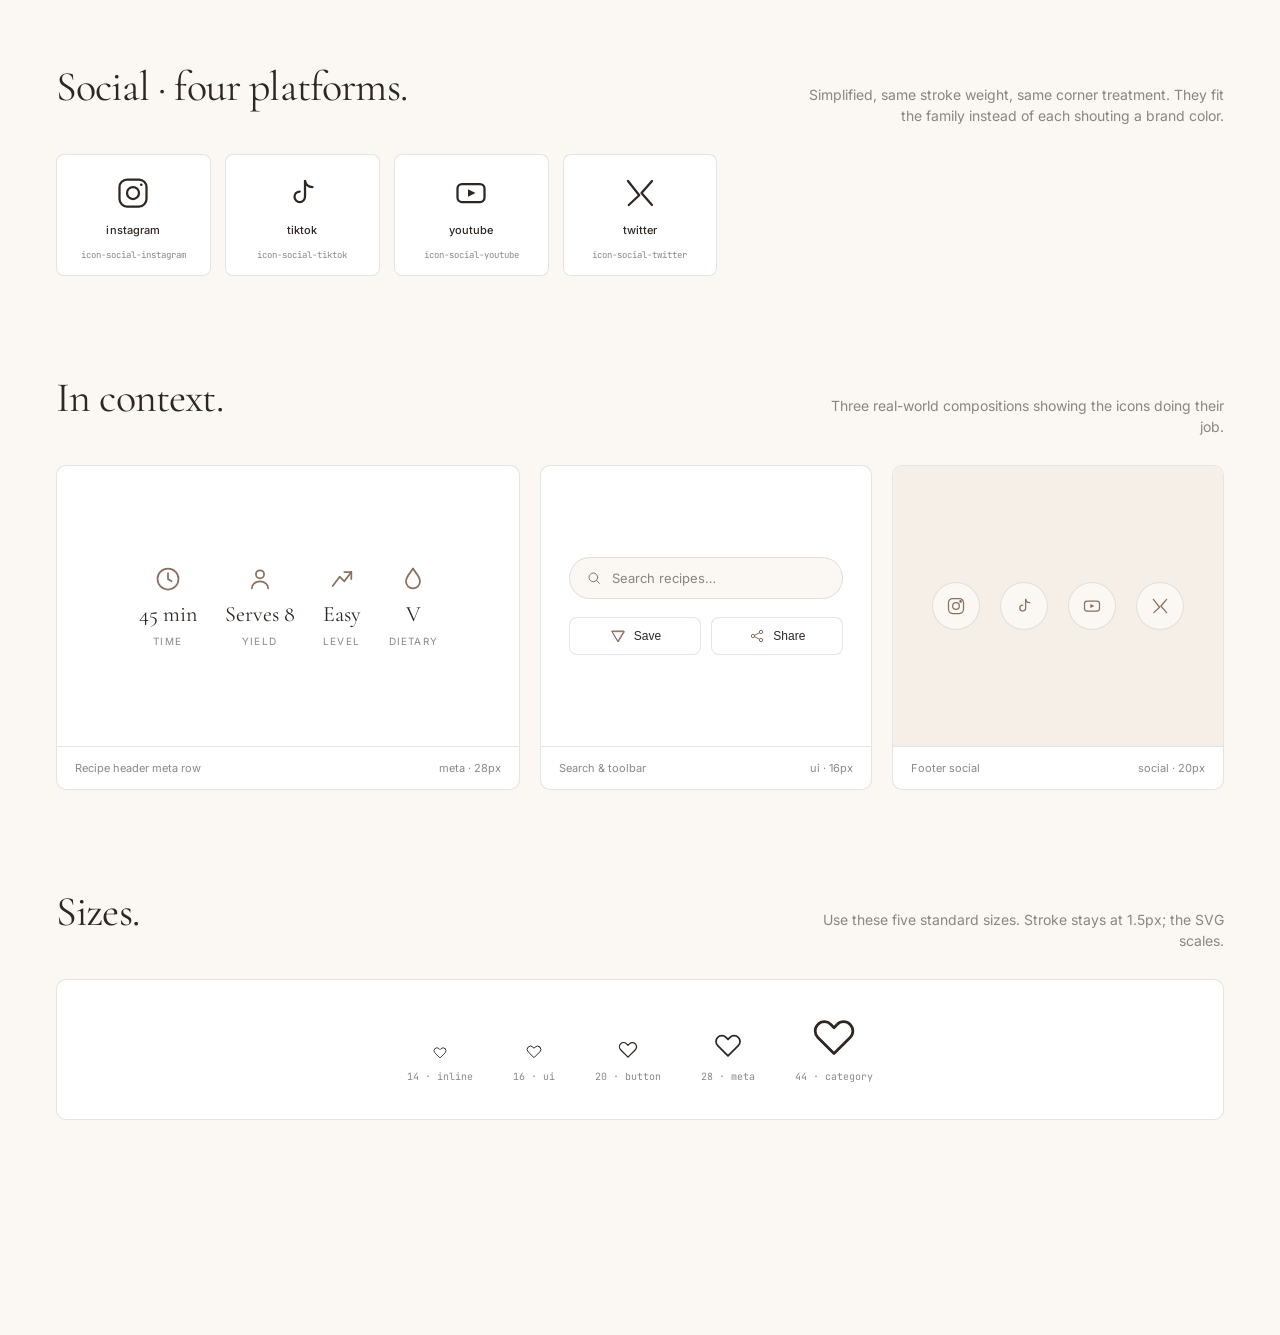
<file: Icons.html>
<!doctype html>
<html lang="en">
<head>
<meta charset="utf-8" />
<title>mxriyum — Icons</title>
<meta name="viewport" content="width=device-width, initial-scale=1" />

<link rel="preconnect" href="https://fonts.googleapis.com">
<link rel="preconnect" href="https://fonts.gstatic.com" crossorigin>
<link href="https://fonts.googleapis.com/css2?family=Cormorant+Garamond:ital,wght@0,300;0,400;0,500;1,400&family=Pinyon+Script&family=Inter:wght@400;500;600;700&family=JetBrains+Mono:wght@400;500&display=swap" rel="stylesheet">

<style>
  :root {
    --ink: #2E2621;
    --paper: #FBF8F3;
    --cream: #F5EFE7;
    --mauve: #B69B8E;
    --walnut: #8A6F5F;
    --sage: #8A9579;
    --tomato: #C85943;
    --butter: #E8B94D;
    --berry: #8A3A4E;
    --rule: rgba(46,38,33,0.12);
    --muted: rgba(46,38,33,0.55);
  }
  * { box-sizing: border-box; }
  html, body {
    margin: 0; padding: 0;
    background: var(--paper);
    color: var(--ink);
    font-family: 'Inter', -apple-system, system-ui, sans-serif;
    -webkit-font-smoothing: antialiased;
  }
  .page { max-width: 1320px; margin: 0 auto; padding: 72px 56px 120px; }

  .logo {
    font-family: 'Cormorant Garamond', serif; font-weight: 400;
    display: inline-flex; align-items: baseline; color: var(--mauve); line-height: 1;
  }
  .logo .yum {
    font-family: 'Pinyon Script', cursive; font-size: 1.15em;
    margin-left: -0.03em; transform: translateY(0.08em); display: inline-block;
  }
  .eyebrow {
    font-size: 11px; letter-spacing: 0.18em; text-transform: uppercase;
    font-weight: 600; color: var(--walnut);
  }
  .display {
    font-family: 'Cormorant Garamond', serif; font-weight: 300;
    font-size: clamp(48px, 7vw, 84px); letter-spacing: -0.02em;
    line-height: 0.95; color: var(--ink);
  }

  .page-header {
    display: flex; justify-content: space-between; align-items: flex-start;
    gap: 48px; margin-bottom: 64px; padding-bottom: 32px;
    border-bottom: 1px solid var(--rule);
  }
  .page-header .meta { font-size: 13px; color: var(--muted); line-height: 1.6; max-width: 380px; }
  .page-header .meta strong { color: var(--ink); font-weight: 600; }

  .section { margin-bottom: 96px; }
  .section-head {
    display: flex; align-items: baseline; justify-content: space-between;
    gap: 24px; margin-bottom: 28px;
  }
  .section-head h2 {
    font-family: 'Cormorant Garamond', serif; font-weight: 400;
    font-size: 42px; margin: 0; letter-spacing: -0.02em;
  }
  .section-head .sub { color: var(--muted); font-size: 14px; max-width: 420px; text-align: right; line-height: 1.5; }

  /* ─── ICON GRID ─── */
  .icon-grid {
    display: grid; gap: 14px;
    grid-template-columns: repeat(auto-fill, minmax(140px, 1fr));
  }
  .icon-tile {
    background: #fff;
    border: 1px solid var(--rule);
    border-radius: 8px;
    padding: 20px 16px 14px;
    display: flex; flex-direction: column; align-items: center; gap: 12px;
    cursor: pointer;
    transition: transform 0.12s ease, box-shadow 0.12s ease, border-color 0.12s ease;
  }
  .icon-tile:hover {
    transform: translateY(-2px);
    border-color: var(--ink);
    box-shadow: 0 6px 20px rgba(46,38,33,0.08);
  }
  .icon-tile svg { width: 36px; height: 36px; color: var(--ink); }
  .icon-tile .name {
    font-size: 11px; font-weight: 500; color: var(--ink);
    letter-spacing: 0.01em;
  }
  .icon-tile .token {
    font-family: 'JetBrains Mono', monospace; font-size: 9px;
    color: var(--muted);
  }

  /* Category tiles — larger, tinted */
  .cat-grid {
    display: grid; gap: 16px;
    grid-template-columns: repeat(auto-fill, minmax(180px, 1fr));
  }
  .cat-tile {
    border-radius: 10px;
    padding: 28px 20px 22px;
    display: flex; flex-direction: column; align-items: center; gap: 16px;
    cursor: pointer;
    transition: transform 0.12s ease;
    border: 1px solid var(--rule);
  }
  .cat-tile:hover { transform: translateY(-2px); }
  .cat-tile svg { width: 44px; height: 44px; }
  .cat-tile .cat-name {
    font-family: 'Cormorant Garamond', serif;
    font-size: 22px; font-weight: 400; letter-spacing: -0.01em;
  }

  /* ─── USAGE EXAMPLES ─── */
  .examples { display: grid; grid-template-columns: 1.4fr 1fr 1fr; gap: 20px; }
  .example-card {
    background: #fff;
    border: 1px solid var(--rule);
    border-radius: 10px;
    overflow: hidden;
  }
  .example-caption {
    padding: 14px 18px;
    font-size: 11px; color: var(--muted);
    border-top: 1px solid var(--rule);
    display: flex; justify-content: space-between;
  }

  /* Recipe meta row */
  .meta-row {
    padding: 36px 32px; display: flex; gap: 28px; align-items: center;
    justify-content: center; height: 280px; flex-wrap: wrap;
  }
  .meta-item {
    display: flex; flex-direction: column; align-items: center; gap: 8px;
    color: var(--walnut);
  }
  .meta-item svg { width: 28px; height: 28px; }
  .meta-item .lbl { font-size: 10px; letter-spacing: 0.12em; text-transform: uppercase; color: var(--muted); }
  .meta-item .val { font-family: 'Cormorant Garamond', serif; font-size: 22px; color: var(--ink); }

  /* Social strip */
  .social-strip {
    padding: 36px; display: flex; gap: 20px; align-items: center;
    justify-content: center; height: 280px; background: var(--cream);
  }
  .social-strip a {
    width: 48px; height: 48px; border-radius: 50%;
    background: var(--paper);
    display: flex; align-items: center; justify-content: center;
    color: var(--walnut);
    border: 1px solid var(--rule);
    transition: all 0.15s;
    cursor: pointer;
  }
  .social-strip a:hover { color: var(--mauve); border-color: var(--mauve); transform: translateY(-2px); }
  .social-strip svg { width: 20px; height: 20px; }

  /* Toolbar search example */
  .toolbar {
    padding: 24px 28px; height: 280px;
    display: flex; flex-direction: column; gap: 18px; justify-content: center;
  }
  .search-input {
    display: flex; align-items: center; gap: 10px;
    padding: 12px 16px; border-radius: 999px;
    border: 1px solid var(--rule);
    background: var(--paper);
    font-size: 13px; color: var(--muted);
  }
  .search-input svg { width: 16px; height: 16px; color: var(--walnut); }
  .tool-btn-row { display: flex; gap: 10px; }
  .tool-btn {
    flex: 1; padding: 10px 12px; border-radius: 8px;
    border: 1px solid var(--rule); background: #fff;
    display: flex; align-items: center; gap: 8px; justify-content: center;
    font-size: 12px; font-weight: 500; cursor: pointer;
    color: var(--ink);
  }
  .tool-btn svg { width: 16px; height: 16px; color: var(--walnut); }
  .tool-btn:hover { border-color: var(--ink); }

  /* Stroke weight demo */
  .stroke-demo {
    display: grid; grid-template-columns: repeat(3, 1fr); gap: 20px;
  }
  .stroke-card {
    background: #fff; border: 1px solid var(--rule); border-radius: 10px;
    padding: 32px 24px; text-align: center;
  }
  .stroke-card svg { width: 48px; height: 48px; color: var(--ink); margin-bottom: 16px; }
  .stroke-card .wlabel { font-size: 12px; font-weight: 500; margin-bottom: 4px; }
  .stroke-card .wnote { font-size: 11px; color: var(--muted); font-family: 'JetBrains Mono', monospace; }
  .stroke-card.chosen { border-color: var(--ink); background: var(--cream); }
  .stroke-card.chosen .wnote::after { content: '  · chosen'; color: var(--tomato); }

  /* Size demo */
  .size-demo {
    display: flex; align-items: flex-end; gap: 40px; justify-content: center;
    padding: 36px 28px; background: #fff;
    border: 1px solid var(--rule); border-radius: 10px;
  }
  .size-item { display: flex; flex-direction: column; align-items: center; gap: 10px; color: var(--ink); }
  .size-item .px { font-family: 'JetBrains Mono', monospace; font-size: 10px; color: var(--muted); }

  /* Toast */
  .toast {
    position: fixed; bottom: 32px; left: 50%; transform: translateX(-50%) translateY(20px);
    background: var(--ink); color: var(--paper);
    padding: 12px 20px; border-radius: 8px;
    font-size: 13px; font-weight: 500;
    font-family: 'JetBrains Mono', monospace;
    opacity: 0; transition: opacity 0.2s, transform 0.2s;
    pointer-events: none; z-index: 100;
    box-shadow: 0 12px 32px rgba(0,0,0,0.25);
  }
  .toast.show { opacity: 1; transform: translateX(-50%) translateY(0); }

  .principles {
    display: grid; grid-template-columns: repeat(4, 1fr); gap: 20px;
  }
  .principle {
    background: #fff; border: 1px solid var(--rule); border-radius: 10px;
    padding: 22px 22px 24px;
  }
  .principle .pn { font-family: 'Cormorant Garamond', serif; font-size: 26px; letter-spacing: -0.01em; margin-bottom: 6px; }
  .principle .pd { font-size: 12px; line-height: 1.5; color: var(--muted); }
  .principle .pi { color: var(--mauve); margin-bottom: 10px; display: block; }
  .principle .pi svg { width: 24px; height: 24px; }
</style>
</head>
<body>

<div class="page">

  <!-- ─── HEADER ─── -->
  <div class="page-header">
    <div>
      <div class="eyebrow" style="margin-bottom: 14px;">Brand System · 03</div>
      <span class="logo" style="font-size: 56px;">mari<span class="yum">yum</span></span>
      <div class="display" style="margin-top: 18px;">Icons.</div>
    </div>
    <div class="meta">
      <strong>Twenty icons</strong>, all drawn on a 24×24 grid with <strong>1.5px strokes, rounded caps & joins</strong>. Warm and precise — thin enough to sit next to the light serif, confident enough to read at 16px. Click any icon to copy its name as a token.
    </div>
  </div>

  <!-- ─── PRINCIPLES ─── -->
  <div class="section">
    <div class="section-head">
      <h2>Principles.</h2>
      <div class="sub">The rules every icon follows — so they feel like a family, not a collection.</div>
    </div>
    <div class="principles">
      <div class="principle">
        <span class="pi"><svg viewBox="0 0 24 24" fill="none" stroke="currentColor" stroke-width="1.5" stroke-linecap="round" stroke-linejoin="round"><rect x="3" y="3" width="18" height="18" rx="2"/><path d="M3 9h18M9 3v18"/></svg></span>
        <div class="pn">24 × 24 grid.</div>
        <div class="pd">Every icon is drawn inside a 24-unit square with a 1.5-unit safe-area padding. Scale by multiplying.</div>
      </div>
      <div class="principle">
        <span class="pi"><svg viewBox="0 0 24 24" fill="none" stroke="currentColor" stroke-width="1.5" stroke-linecap="round" stroke-linejoin="round"><path d="M4 18L20 6M4 14L14 6M4 10L8 6"/></svg></span>
        <div class="pn">1.5px stroke.</div>
        <div class="pd">Thin enough to pair with Cormorant, heavy enough to hold at 16px. One weight across the system.</div>
      </div>
      <div class="principle">
        <span class="pi"><svg viewBox="0 0 24 24" fill="none" stroke="currentColor" stroke-width="1.5" stroke-linecap="round" stroke-linejoin="round"><circle cx="12" cy="12" r="8"/><path d="M12 8v4M12 16h.01"/></svg></span>
        <div class="pn">Round caps.</div>
        <div class="pd">Stroke-linecap and stroke-linejoin are both round. Softens the geometry; feels kitchen-warm, not technical.</div>
      </div>
      <div class="principle">
        <span class="pi"><svg viewBox="0 0 24 24" fill="none" stroke="currentColor" stroke-width="1.5" stroke-linecap="round" stroke-linejoin="round"><path d="M12 3v18M3 12h18"/></svg></span>
        <div class="pn">Stroke only.</div>
        <div class="pd">No fills. Color via <code>currentColor</code> so icons inherit from surrounding text — including hover and state changes.</div>
      </div>
    </div>
  </div>

  <!-- ─── UI ICONS ─── -->
  <div class="section">
    <div class="section-head">
      <h2>UI · six essentials.</h2>
      <div class="sub">The controls every page needs. Search, nav, save-for-later, share, dismiss, back.</div>
    </div>
    <div id="ui-grid" class="icon-grid"></div>
  </div>

  <!-- ─── CATEGORY ICONS ─── -->
  <div class="section">
    <div class="section-head">
      <h2>Categories · six meals.</h2>
      <div class="sub">The site's six recipe sections. Each sits on its own palette tint — already wired to the category chips from the color system.</div>
    </div>
    <div id="cat-grid" class="cat-grid"></div>
  </div>

  <!-- ─── RECIPE META ─── -->
  <div class="section">
    <div class="section-head">
      <h2>Recipe meta · four marks.</h2>
      <div class="sub">Sit next to numbers. Time, servings, difficulty, dietary notes.</div>
    </div>
    <div id="meta-grid" class="icon-grid"></div>
  </div>

  <!-- ─── SOCIAL ─── -->
  <div class="section">
    <div class="section-head">
      <h2>Social · four platforms.</h2>
      <div class="sub">Simplified, same stroke weight, same corner treatment. They fit the family instead of each shouting a brand color.</div>
    </div>
    <div id="social-grid" class="icon-grid"></div>
  </div>

  <!-- ─── IN CONTEXT ─── -->
  <div class="section">
    <div class="section-head">
      <h2>In context.</h2>
      <div class="sub">Three real-world compositions showing the icons doing their job.</div>
    </div>
    <div class="examples">
      <!-- Recipe meta strip -->
      <div class="example-card">
        <div class="meta-row">
          <div class="meta-item"><svg viewBox="0 0 24 24" fill="none" stroke="currentColor" stroke-width="1.5" stroke-linecap="round" stroke-linejoin="round"><circle cx="12" cy="12" r="9"/><path d="M12 7v5l3 2"/></svg><div class="val">45 min</div><div class="lbl">Time</div></div>
          <div class="meta-item"><svg viewBox="0 0 24 24" fill="none" stroke="currentColor" stroke-width="1.5" stroke-linecap="round" stroke-linejoin="round"><circle cx="12" cy="8" r="3.5"/><path d="M5 20c0-3.5 3.1-6 7-6s7 2.5 7 6"/></svg><div class="val">Serves 8</div><div class="lbl">Yield</div></div>
          <div class="meta-item"><svg viewBox="0 0 24 24" fill="none" stroke="currentColor" stroke-width="1.5" stroke-linecap="round" stroke-linejoin="round"><path d="M4 18L10 10 14 14 20 6"/><path d="M14 6h6v6"/></svg><div class="val">Easy</div><div class="lbl">Level</div></div>
          <div class="meta-item"><svg viewBox="0 0 24 24" fill="none" stroke="currentColor" stroke-width="1.5" stroke-linecap="round" stroke-linejoin="round"><path d="M12 3c3 5 6 7 6 11a6 6 0 01-12 0c0-4 3-6 6-11z"/></svg><div class="val">V</div><div class="lbl">Dietary</div></div>
        </div>
        <div class="example-caption"><span>Recipe header meta row</span><span>meta · 28px</span></div>
      </div>

      <!-- Search + toolbar -->
      <div class="example-card">
        <div class="toolbar">
          <div class="search-input">
            <svg viewBox="0 0 24 24" fill="none" stroke="currentColor" stroke-width="1.5" stroke-linecap="round" stroke-linejoin="round"><circle cx="11" cy="11" r="6.5"/><path d="M20 20l-4.2-4.2"/></svg>
            <span>Search recipes…</span>
          </div>
          <div class="tool-btn-row">
            <button class="tool-btn">
              <svg viewBox="0 0 24 24" fill="none" stroke="currentColor" stroke-width="1.5" stroke-linecap="round" stroke-linejoin="round"><path d="M12 4.5l-9 15h18z" transform="rotate(180 12 12)"/><path d="M12 20.5l-9-15h18z"/></svg>
              Save
            </button>
            <button class="tool-btn">
              <svg viewBox="0 0 24 24" fill="none" stroke="currentColor" stroke-width="1.5" stroke-linecap="round" stroke-linejoin="round"><circle cx="6" cy="12" r="2.5"/><circle cx="18" cy="6" r="2.5"/><circle cx="18" cy="18" r="2.5"/><path d="M8 11l8-4M8 13l8 4"/></svg>
              Share
            </button>
          </div>
        </div>
        <div class="example-caption"><span>Search & toolbar</span><span>ui · 16px</span></div>
      </div>

      <!-- Social strip -->
      <div class="example-card">
        <div class="social-strip">
          <a title="Instagram"><svg viewBox="0 0 24 24" fill="none" stroke="currentColor" stroke-width="1.5" stroke-linecap="round" stroke-linejoin="round"><rect x="3" y="3" width="18" height="18" rx="5"/><circle cx="12" cy="12" r="4"/><circle cx="17.5" cy="6.5" r="0.9" fill="currentColor"/></svg></a>
          <a title="TikTok"><svg viewBox="0 0 24 24" fill="none" stroke="currentColor" stroke-width="1.5" stroke-linecap="round" stroke-linejoin="round"><path d="M14 4v10.5a3.5 3.5 0 11-3.5-3.5"/><path d="M14 4c.5 2.5 2.5 4 5 4"/></svg></a>
          <a title="YouTube"><svg viewBox="0 0 24 24" fill="none" stroke="currentColor" stroke-width="1.5" stroke-linecap="round" stroke-linejoin="round"><rect x="3" y="6" width="18" height="12" rx="3"/><path d="M10 9.5v5l5-2.5z" fill="currentColor" stroke="none"/></svg></a>
          <a title="Twitter/X"><svg viewBox="0 0 24 24" fill="none" stroke="currentColor" stroke-width="1.5" stroke-linecap="round" stroke-linejoin="round"><path d="M4 4l7.5 9.5L4.5 20M20 4l-7 8L20 20"/></svg></a>
        </div>
        <div class="example-caption"><span>Footer social</span><span>social · 20px</span></div>
      </div>
    </div>
  </div>

  <!-- ─── SIZES ─── -->
  <div class="section">
    <div class="section-head">
      <h2>Sizes.</h2>
      <div class="sub">Use these five standard sizes. Stroke stays at 1.5px; the SVG scales.</div>
    </div>
    <div class="size-demo">
      <div class="size-item"><svg style="width:14px;height:14px" viewBox="0 0 24 24" fill="none" stroke="currentColor" stroke-width="1.5" stroke-linecap="round" stroke-linejoin="round"><path d="M20.8 4.6a5 5 0 00-7.1 0L12 6.4 10.3 4.6a5 5 0 00-7.1 7.1L12 20.5l8.8-8.8a5 5 0 000-7.1z"/></svg><div class="px">14 · inline</div></div>
      <div class="size-item"><svg style="width:16px;height:16px" viewBox="0 0 24 24" fill="none" stroke="currentColor" stroke-width="1.5" stroke-linecap="round" stroke-linejoin="round"><path d="M20.8 4.6a5 5 0 00-7.1 0L12 6.4 10.3 4.6a5 5 0 00-7.1 7.1L12 20.5l8.8-8.8a5 5 0 000-7.1z"/></svg><div class="px">16 · ui</div></div>
      <div class="size-item"><svg style="width:20px;height:20px" viewBox="0 0 24 24" fill="none" stroke="currentColor" stroke-width="1.5" stroke-linecap="round" stroke-linejoin="round"><path d="M20.8 4.6a5 5 0 00-7.1 0L12 6.4 10.3 4.6a5 5 0 00-7.1 7.1L12 20.5l8.8-8.8a5 5 0 000-7.1z"/></svg><div class="px">20 · button</div></div>
      <div class="size-item"><svg style="width:28px;height:28px" viewBox="0 0 24 24" fill="none" stroke="currentColor" stroke-width="1.5" stroke-linecap="round" stroke-linejoin="round"><path d="M20.8 4.6a5 5 0 00-7.1 0L12 6.4 10.3 4.6a5 5 0 00-7.1 7.1L12 20.5l8.8-8.8a5 5 0 000-7.1z"/></svg><div class="px">28 · meta</div></div>
      <div class="size-item"><svg style="width:44px;height:44px" viewBox="0 0 24 24" fill="none" stroke="currentColor" stroke-width="1.5" stroke-linecap="round" stroke-linejoin="round"><path d="M20.8 4.6a5 5 0 00-7.1 0L12 6.4 10.3 4.6a5 5 0 00-7.1 7.1L12 20.5l8.8-8.8a5 5 0 000-7.1z"/></svg><div class="px">44 · category</div></div>
    </div>
  </div>

</div>

<div id="toast" class="toast">copied</div>

<script src="icons.js"></script>

</body>
</html>
</file>
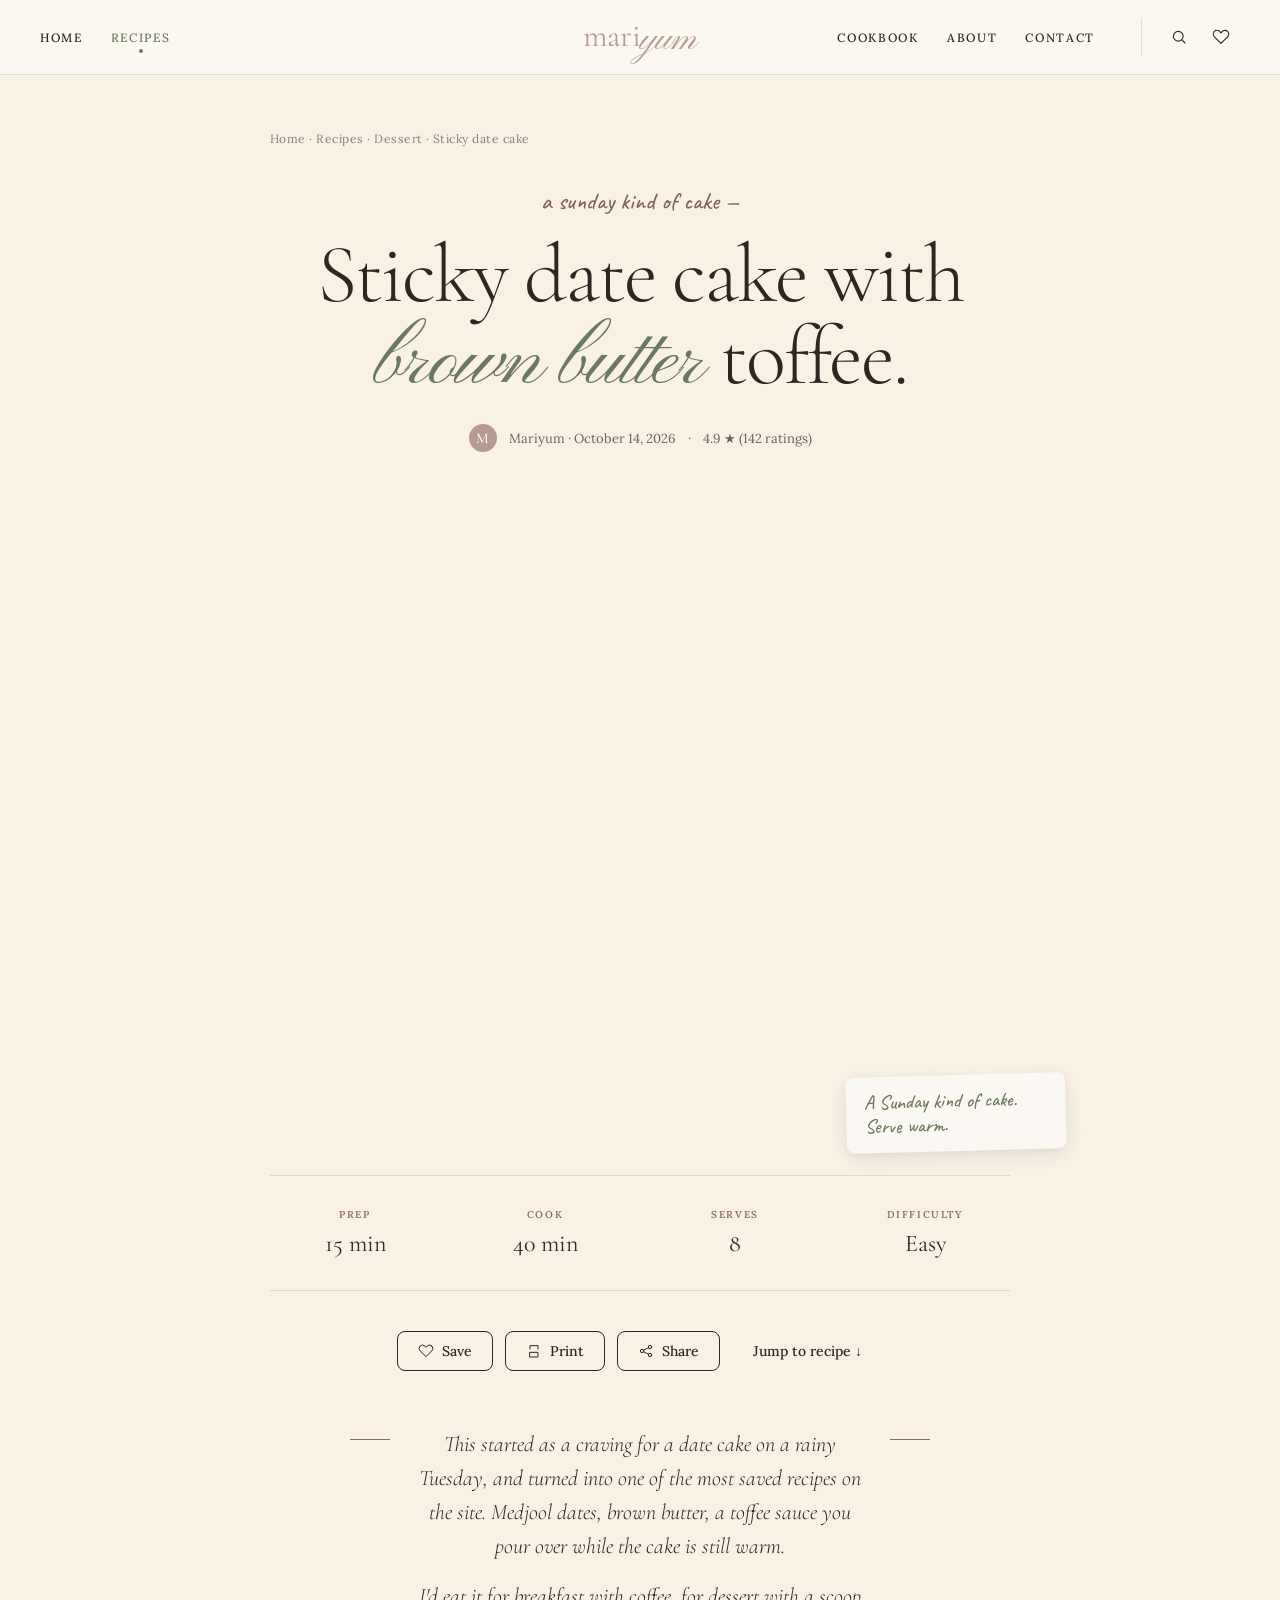
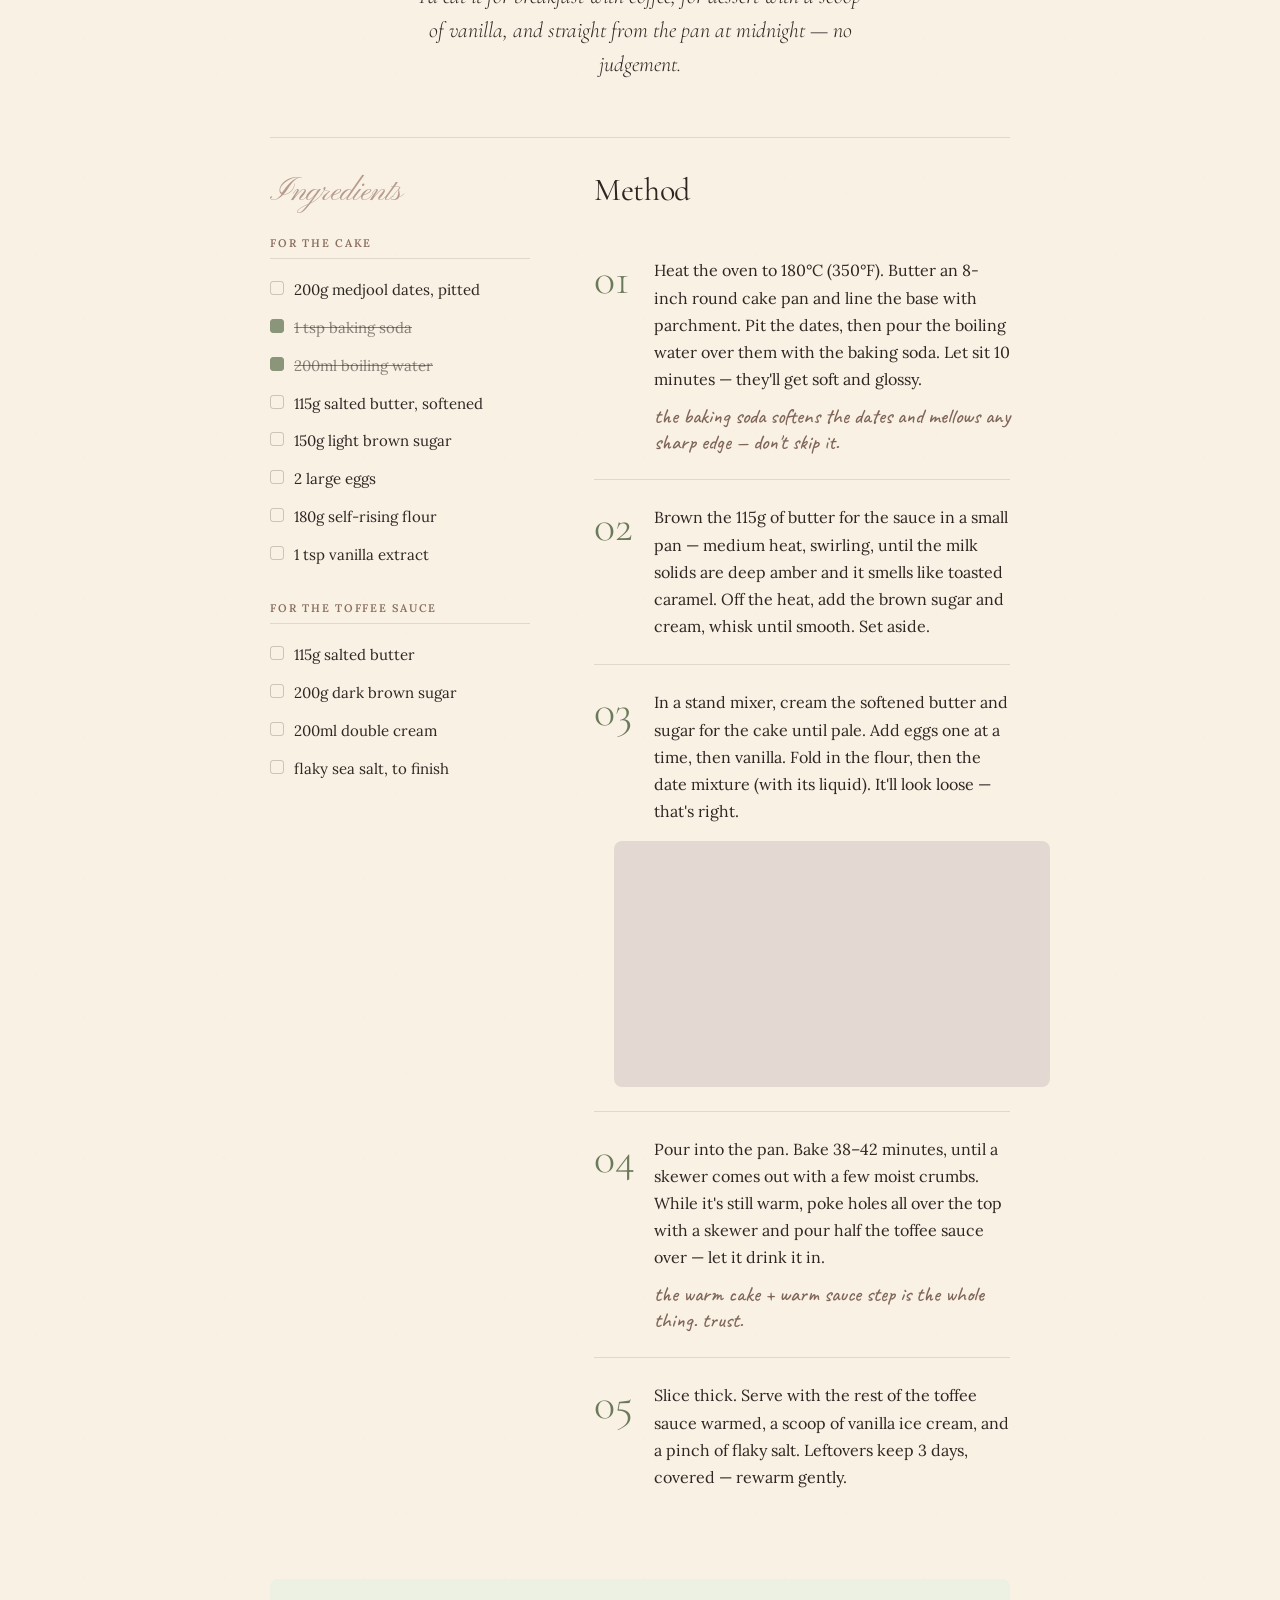
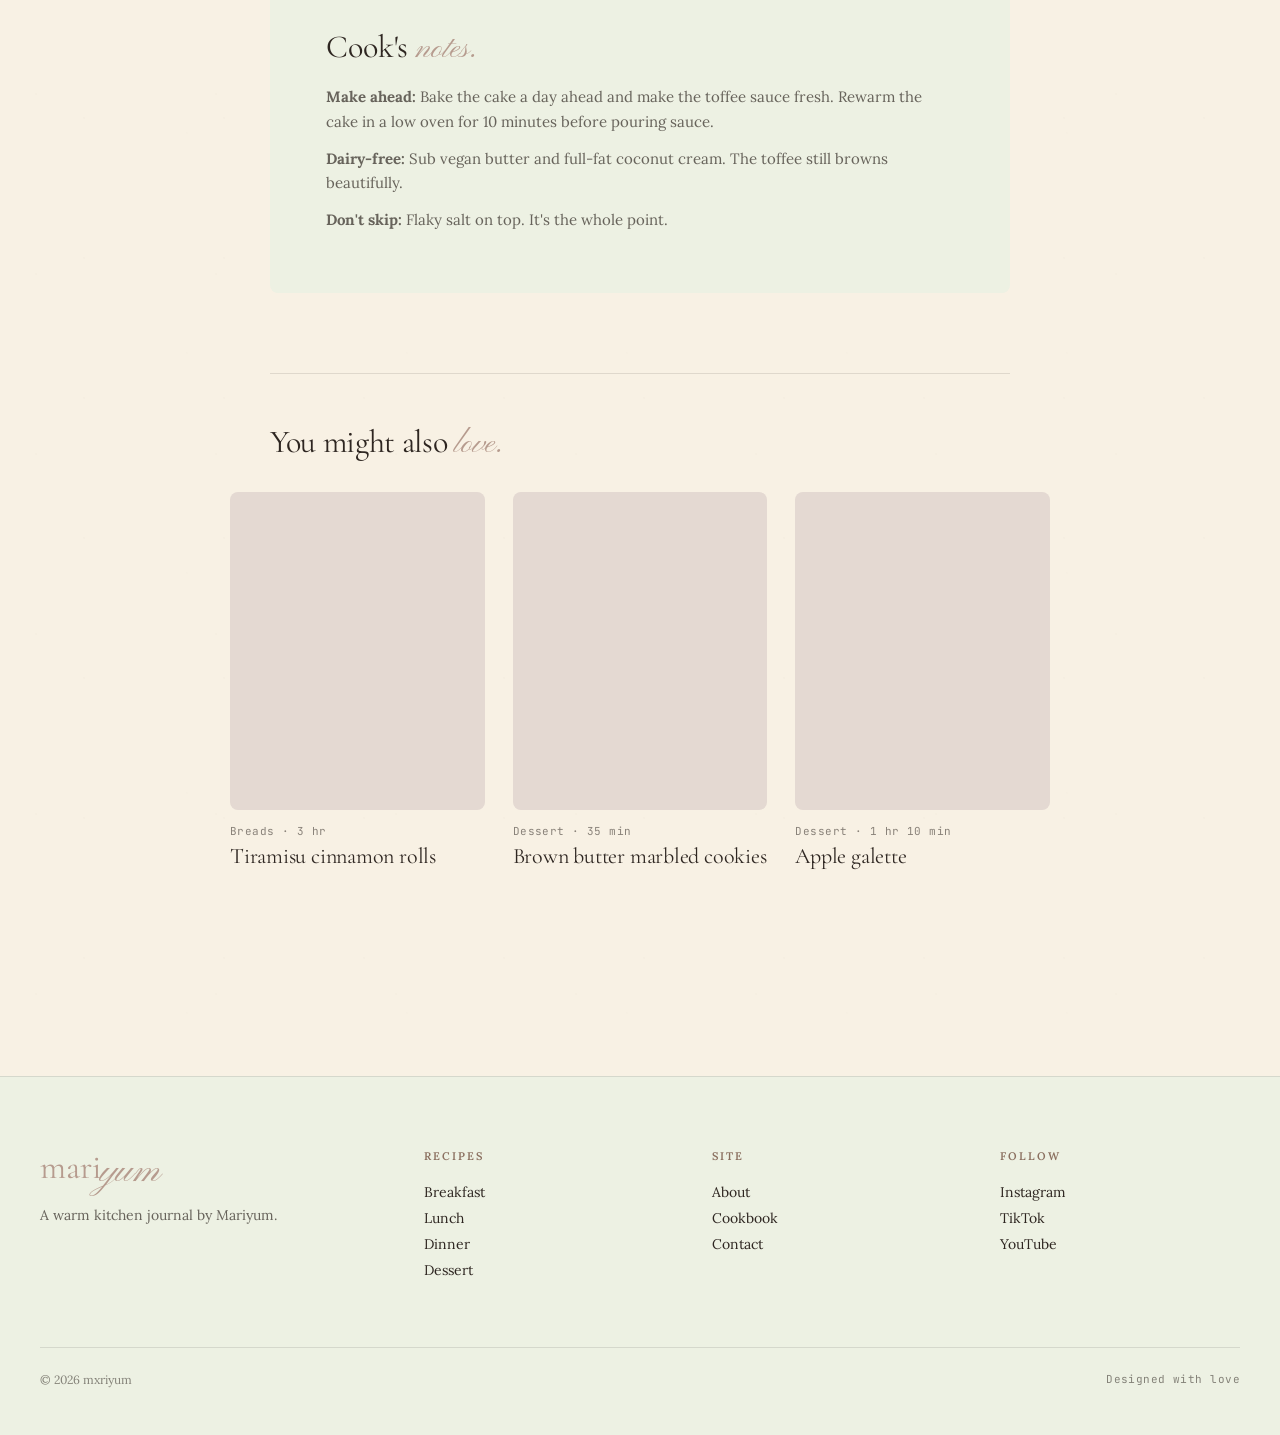
<file: Recipe.html>
<!doctype html>
<html lang="en">
<head>
<meta charset="utf-8" />
<title>Sticky date cake — mxriyum</title>
<meta name="viewport" content="width=device-width, initial-scale=1" />
<link rel="preconnect" href="https://fonts.googleapis.com">
<link rel="preconnect" href="https://fonts.gstatic.com" crossorigin>
<link href="https://fonts.googleapis.com/css2?family=Cormorant+Garamond:ital,wght@0,300;0,400;0,500;1,400&family=Pinyon+Script&family=Caveat:wght@400;500;600;700&family=Lora:ital,wght@0,400;0,500;0,600;0,700;1,400;1,500&family=Inter:wght@400;500;600;700&family=JetBrains+Mono:wght@400;500&display=swap" rel="stylesheet">
<link rel="stylesheet" href="site.css" />

<style>
  .recipe-wrap { max-width: 820px; margin: 0 auto; padding: 56px 40px 80px; }
  .recipe-wrap .breadcrumbs { font-size: 12px; color: var(--muted); letter-spacing: 0.04em; margin-bottom: 40px; }
  .recipe-wrap .breadcrumbs a { color: var(--muted); text-decoration: none; }
  .recipe-wrap .breadcrumbs a:hover { color: var(--ink); }

  .recipe-wrap .cat-label { display: block; text-align: center; margin-bottom: 18px; }
  .recipe-wrap h1 { font-family: 'Cormorant Garamond', serif; font-weight: 300; font-size: clamp(48px, 6.5vw, 84px); letter-spacing: -0.025em; line-height: 0.98; text-align: center; margin: 0; }
  .recipe-wrap h1 em { font-family: 'Pinyon Script', cursive; font-style: normal; color: var(--sage-deep); }
  .recipe-wrap .byline { display: flex; align-items: center; justify-content: center; gap: 12px; margin-top: 20px; font-size: 13px; color: var(--muted-dark); }
  .recipe-wrap .byline .avatar { width: 28px; height: 28px; border-radius: 50%; background: var(--mauve); color: #fff; display: inline-flex; align-items: center; justify-content: center; font-family: 'Cormorant Garamond', serif; font-size: 15px; font-weight: 500; }

  .hero-img-wrap { margin: 56px -80px 48px; aspect-ratio: 16/11; border-radius: var(--r-md); background-size: cover; background-position: center; background-image: url('https://images.unsplash.com/photo-1565299624946-b28f40a0ae38?w=1600&auto=format&fit=crop&q=80'); position: relative; }
  .hero-img-wrap .caption { position: absolute; bottom: -24px; right: 24px; background: var(--paper); padding: 14px 18px; border-radius: var(--r-md); box-shadow: var(--e-3); max-width: 220px; transform: rotate(-1.5deg); }
  .hero-img-wrap .caption .hand { font-family: 'Caveat', cursive; font-size: 20px; color: var(--sage-deep); line-height: 1.2; font-weight: 500; }

  .meta-bar { display: grid; grid-template-columns: repeat(4, 1fr); gap: 20px; padding: 32px 0; border-top: 1px solid var(--rule); border-bottom: 1px solid var(--rule); margin: 48px 0 40px; }
  .meta-bar .cell { text-align: center; }
  .meta-bar .lbl { font-size: 10px; letter-spacing: 0.16em; text-transform: uppercase; color: var(--walnut); font-weight: 600; margin-bottom: 8px; }
  .meta-bar .val { font-family: 'Cormorant Garamond', serif; font-size: 24px; font-weight: 400; color: var(--ink); }

  .actions { display: flex; justify-content: center; gap: 12px; margin-bottom: 56px; flex-wrap: wrap; }

  .headnote { font-family: 'Cormorant Garamond', serif; font-size: 22px; line-height: 1.55; color: var(--ink); font-weight: 300; font-style: italic; text-align: center; max-width: 58ch; margin: 0 auto 56px; position: relative; padding: 0 60px; }
  .headnote::before, .headnote::after {
    content: ''; position: absolute; top: 12px;
    width: 40px; height: 1px; background: var(--walnut);
  }
  .headnote::before { left: 0; }
  .headnote::after { right: 0; }
  .headnote p { margin: 0 0 16px; }
  .headnote p:last-child { margin-bottom: 0; }

  .recipe-body { display: grid; grid-template-columns: 1fr 1.6fr; gap: 64px; padding-top: 32px; border-top: 1px solid var(--rule); }
  .ing-col .sub-h, .met-col .sub-h { font-family: 'Cormorant Garamond', serif; font-size: 32px; font-weight: 400; margin: 0 0 24px; letter-spacing: -0.01em; }
  .ing-col .sub-h em { font-family: 'Pinyon Script', cursive; color: var(--mauve); font-style: normal; }

  .ing-group { margin-bottom: 28px; }
  .ing-group h4 { font-size: 11px; letter-spacing: 0.16em; text-transform: uppercase; color: var(--walnut); font-weight: 600; margin: 0 0 12px; padding-bottom: 8px; border-bottom: 1px solid var(--rule); }
  .ing-group ul { list-style: none; padding: 0; margin: 0; }
  .ing-group li { font-size: 15px; line-height: 1.65; padding: 6px 0; display: flex; gap: 10px; align-items: baseline; color: var(--ink); }
  .ing-group li .check { display: inline-block; width: 14px; height: 14px; border: 1.2px solid var(--rule-strong); border-radius: 3px; flex-shrink: 0; margin-top: 4px; }
  .ing-group li.done { color: var(--muted); text-decoration: line-through; }
  .ing-group li.done .check { background: var(--sage); border-color: var(--sage); }

  .method-step { display: grid; grid-template-columns: 40px 1fr; gap: 20px; padding: 24px 0; border-bottom: 1px solid var(--rule); }
  .method-step:last-child { border-bottom: none; }
  .method-step .num { font-family: 'Cormorant Garamond', serif; font-weight: 300; font-size: 44px; color: var(--sage-deep); line-height: 1; }
  .method-step p { font-size: 16px; line-height: 1.7; margin: 0; color: var(--ink); }
  .method-step .note { font-family: 'Caveat', cursive; font-weight: 500; font-size: 21px; color: var(--mauve-700); margin-top: 10px; display: block; }

  .inline-img { margin: 16px -40px 0; aspect-ratio: 16/9; background: var(--mauve-100); background-size: cover; background-position: center; border-radius: var(--r-md); }

  .notes-block {
    background: var(--sage-tint); padding: 48px 56px;
    border-radius: var(--r-md); margin: 64px 0;
    position: relative;
  }
  .notes-block h3 { font-family: 'Cormorant Garamond', serif; font-size: 32px; font-weight: 400; margin: 0 0 16px; }
  .notes-block h3 em { font-family: 'Pinyon Script', cursive; color: var(--mauve); font-style: normal; }
  .notes-block p { font-size: 15px; line-height: 1.65; color: var(--muted-dark); margin: 0 0 12px; }

  .related { margin: 80px 0 0; padding-top: 48px; border-top: 1px solid var(--rule); }
  .related h3 { font-family: 'Cormorant Garamond', serif; font-size: 32px; font-weight: 400; margin: 0 0 28px; letter-spacing: -0.01em; }
  .related h3 em { font-family: 'Pinyon Script', cursive; color: var(--mauve); font-style: normal; }
  .related-grid { display: grid; grid-template-columns: repeat(3, 1fr); gap: 28px; margin: 0 -40px; }

  @media (max-width: 900px) {
    .recipe-wrap { padding: 32px 24px 64px; }
    .hero-img-wrap { margin: 40px -24px 40px; }
    .recipe-body { grid-template-columns: 1fr; gap: 40px; }
    .meta-bar { grid-template-columns: repeat(2, 1fr); }
    .related-grid { grid-template-columns: 1fr; margin: 0; }
    .inline-img { margin: 16px 0 0; }
    .notes-block { padding: 32px 24px; }
    .headnote { padding: 0; }
    .headnote::before, .headnote::after { display: none; }
  }
</style>
</head>
<body>

<nav class="nav">
  <div class="nav-inner">
    <div class="nav-links-left">
        <a class="nav-link" href="index.html">Home</a>
        <a class="nav-link active" href="Browse.html">Recipes</a>
    </div>
    <div class="nav-center">
      <a href="index.html" style="text-decoration:none;"><span class="logo">mari<span class="yum">yum</span></span></a>
    </div>
    <div class="nav-links-right">
        <a class="nav-link" href="Cookbook.html">Cookbook</a>
        <a class="nav-link" href="About.html">About</a>
        <a class="nav-link" href="Contact.html">Contact</a>
      <span class="nav-icons">
        <button class="icon-btn" aria-label="Search"><svg viewBox="0 0 24 24" fill="none" stroke="currentColor" stroke-width="1.5" stroke-linecap="round"><circle cx="11" cy="11" r="6.5"/><path d="M20 20l-4.2-4.2"/></svg></button>
        <button class="icon-btn" aria-label="Save"><svg viewBox="0 0 24 24" fill="none" stroke="currentColor" stroke-width="1.5" stroke-linecap="round" stroke-linejoin="round"><path d="M20.8 4.6a5 5 0 00-7.1 0L12 6.4 10.3 4.6a5 5 0 00-7.1 7.1L12 20.5l8.8-8.8a5 5 0 000-7.1z"/></svg></button>
      </span>
    </div>
    <button class="nav-burger" aria-label="Menu" aria-expanded="false"><span></span><span></span><span></span></button>
  </div>
</nav>
<div class="mobile-drawer" role="dialog" aria-label="Menu">
  <a href="index.html">Home</a>
  <a href="Browse.html">Recipes</a>
  <a href="Cookbook.html">Cookbook</a>
  <a href="About.html">About</a>
  <a href="Contact.html">Contact</a>
  <div class="drawer-foot">
    <a href="https://instagram.com/mxriyum">Instagram</a>
    <a href="#">TikTok</a>
    <a href="#">Pinterest</a>
  </div>
</div>

<article class="recipe-wrap">
  <nav class="breadcrumbs"><a href="index.html">Home</a> · <a href="Browse.html">Recipes</a> · <a href="Browse.html?cat=dessert">Dessert</a> · Sticky date cake</nav>

  <span class="cat-label" style="font-family:'Caveat',cursive;font-size:24px;color:var(--mauve-700);font-weight:500;">a sunday kind of cake —</span>
  <h1>Sticky date cake with<br/><em>brown butter</em> toffee.</h1>
  <div class="byline">
    <span class="avatar">M</span>
    <span>Mariyum · October 14, 2026</span>
    <span>·</span>
    <span>4.9 ★ (142 ratings)</span>
  </div>

  <div class="hero-img-wrap">
    <div class="caption"><span class="hand">A Sunday kind of cake. Serve warm.</span></div>
  </div>

  <div class="meta-bar">
    <div class="cell"><div class="lbl">Prep</div><div class="val">15 min</div></div>
    <div class="cell"><div class="lbl">Cook</div><div class="val">40 min</div></div>
    <div class="cell"><div class="lbl">Serves</div><div class="val">8</div></div>
    <div class="cell"><div class="lbl">Difficulty</div><div class="val">Easy</div></div>
  </div>

  <div class="actions">
    <button class="btn outline"><svg viewBox="0 0 24 24" fill="none" stroke="currentColor" stroke-width="1.5" stroke-linecap="round" stroke-linejoin="round"><path d="M20.8 4.6a5 5 0 00-7.1 0L12 6.4 10.3 4.6a5 5 0 00-7.1 7.1L12 20.5l8.8-8.8a5 5 0 000-7.1z"/></svg>Save</button>
    <button class="btn outline"><svg viewBox="0 0 24 24" fill="none" stroke="currentColor" stroke-width="1.5" stroke-linecap="round" stroke-linejoin="round"><path d="M6 9V4h12v5M6 14h12v7H6z"/></svg>Print</button>
    <button class="btn outline"><svg viewBox="0 0 24 24" fill="none" stroke="currentColor" stroke-width="1.5" stroke-linecap="round" stroke-linejoin="round"><circle cx="6" cy="12" r="2.5"/><circle cx="18" cy="6" r="2.5"/><circle cx="18" cy="18" r="2.5"/><path d="M8 11l8-4M8 13l8 4"/></svg>Share</button>
    <button class="btn ghost">Jump to recipe ↓</button>
  </div>

  <div class="headnote">
    <p>This started as a craving for a date cake on a rainy Tuesday, and turned into one of the most saved recipes on the site. Medjool dates, brown butter, a toffee sauce you pour over while the cake is still warm.</p>
    <p>I'd eat it for breakfast with coffee, for dessert with a scoop of vanilla, and straight from the pan at midnight — no judgement.</p>
  </div>

  <div class="recipe-body">
    <div class="ing-col">
      <h2 class="sub-h"><em>Ingredients</em></h2>

      <div class="ing-group">
        <h4>For the cake</h4>
        <ul>
          <li><span class="check"></span>200g medjool dates, pitted</li>
          <li class="done"><span class="check"></span>1 tsp baking soda</li>
          <li class="done"><span class="check"></span>200ml boiling water</li>
          <li><span class="check"></span>115g salted butter, softened</li>
          <li><span class="check"></span>150g light brown sugar</li>
          <li><span class="check"></span>2 large eggs</li>
          <li><span class="check"></span>180g self-rising flour</li>
          <li><span class="check"></span>1 tsp vanilla extract</li>
        </ul>
      </div>

      <div class="ing-group">
        <h4>For the toffee sauce</h4>
        <ul>
          <li><span class="check"></span>115g salted butter</li>
          <li><span class="check"></span>200g dark brown sugar</li>
          <li><span class="check"></span>200ml double cream</li>
          <li><span class="check"></span>flaky sea salt, to finish</li>
        </ul>
      </div>
    </div>

    <div class="met-col">
      <h2 class="sub-h">Method</h2>

      <div class="method-step">
        <div class="num">01</div>
        <div>
          <p>Heat the oven to 180°C (350°F). Butter an 8-inch round cake pan and line the base with parchment. Pit the dates, then pour the boiling water over them with the baking soda. Let sit 10 minutes — they'll get soft and glossy.</p>
          <span class="note">the baking soda softens the dates and mellows any sharp edge — don't skip it.</span>
        </div>
      </div>

      <div class="method-step">
        <div class="num">02</div>
        <div>
          <p>Brown the 115g of butter for the sauce in a small pan — medium heat, swirling, until the milk solids are deep amber and it smells like toasted caramel. Off the heat, add the brown sugar and cream, whisk until smooth. Set aside.</p>
        </div>
      </div>

      <div class="method-step">
        <div class="num">03</div>
        <div>
          <p>In a stand mixer, cream the softened butter and sugar for the cake until pale. Add eggs one at a time, then vanilla. Fold in the flour, then the date mixture (with its liquid). It'll look loose — that's right.</p>
          <div class="inline-img" style="background-image:url('https://images.unsplash.com/photo-1486427944299-d1955d23e34d?w=900&auto=format&fit=crop&q=80')"></div>
        </div>
      </div>

      <div class="method-step">
        <div class="num">04</div>
        <div>
          <p>Pour into the pan. Bake 38–42 minutes, until a skewer comes out with a few moist crumbs. While it's still warm, poke holes all over the top with a skewer and pour half the toffee sauce over — let it drink it in.</p>
          <span class="note">the warm cake + warm sauce step is the whole thing. trust.</span>
        </div>
      </div>

      <div class="method-step">
        <div class="num">05</div>
        <div>
          <p>Slice thick. Serve with the rest of the toffee sauce warmed, a scoop of vanilla ice cream, and a pinch of flaky salt. Leftovers keep 3 days, covered — rewarm gently.</p>
        </div>
      </div>
    </div>
  </div>

  <div class="notes-block">
    <h3>Cook's <em>notes.</em></h3>
    <p><strong>Make ahead:</strong> Bake the cake a day ahead and make the toffee sauce fresh. Rewarm the cake in a low oven for 10 minutes before pouring sauce.</p>
    <p><strong>Dairy-free:</strong> Sub vegan butter and full-fat coconut cream. The toffee still browns beautifully.</p>
    <p><strong>Don't skip:</strong> Flaky salt on top. It's the whole point.</p>
  </div>

  <section class="related">
    <h3>You might also <em>love.</em></h3>
    <div class="related-grid">
      <a class="recipe-card" href="Recipe.html"><div class="img" style="background-image:url('https://images.unsplash.com/photo-1606313564200-e75d5e30476c?w=500&auto=format&fit=crop&q=80')"></div><span class="meta-mono">Breads · 3 hr</span><h3 class="title">Tiramisu cinnamon rolls</h3></a>
      <a class="recipe-card" href="Recipe.html"><div class="img" style="background-image:url('https://images.unsplash.com/photo-1486632024304-d6a0c5151a0f?w=500&auto=format&fit=crop&q=80')"></div><span class="meta-mono">Dessert · 35 min</span><h3 class="title">Brown butter marbled cookies</h3></a>
      <a class="recipe-card" href="Recipe.html"><div class="img" style="background-image:url('https://images.unsplash.com/photo-1509440159596-0249088772ff?w=500&auto=format&fit=crop&q=80')"></div><span class="meta-mono">Dessert · 1 hr 10 min</span><h3 class="title">Apple galette</h3></a>
    </div>
  </section>
</article>

<footer class="site-footer">
  <div class="footer-inner">
    <div class="footer-col"><span class="logo" style="font-size:34px;">mari<span class="yum">yum</span></span><p style="margin-top:16px;">A warm kitchen journal by Mariyum.</p></div>
    <div class="footer-col"><h4>Recipes</h4><a href="Browse.html">Breakfast</a><a href="Browse.html">Lunch</a><a href="Browse.html">Dinner</a><a href="Browse.html">Dessert</a></div>
    <div class="footer-col"><h4>Site</h4><a href="About.html">About</a><a href="Cookbook.html">Cookbook</a><a href="Contact.html">Contact</a></div>
    <div class="footer-col"><h4>Follow</h4><a href="#">Instagram</a><a href="#">TikTok</a><a href="#">YouTube</a></div>
  </div>
  <div class="footer-bottom"><span>© 2026 mxriyum</span><span class="meta-mono">Designed with love</span></div>
</footer>

<script>
document.querySelectorAll('.ing-group li').forEach(li => li.addEventListener('click', () => li.classList.toggle('done')));
</script>
</body>
</html>
</file>
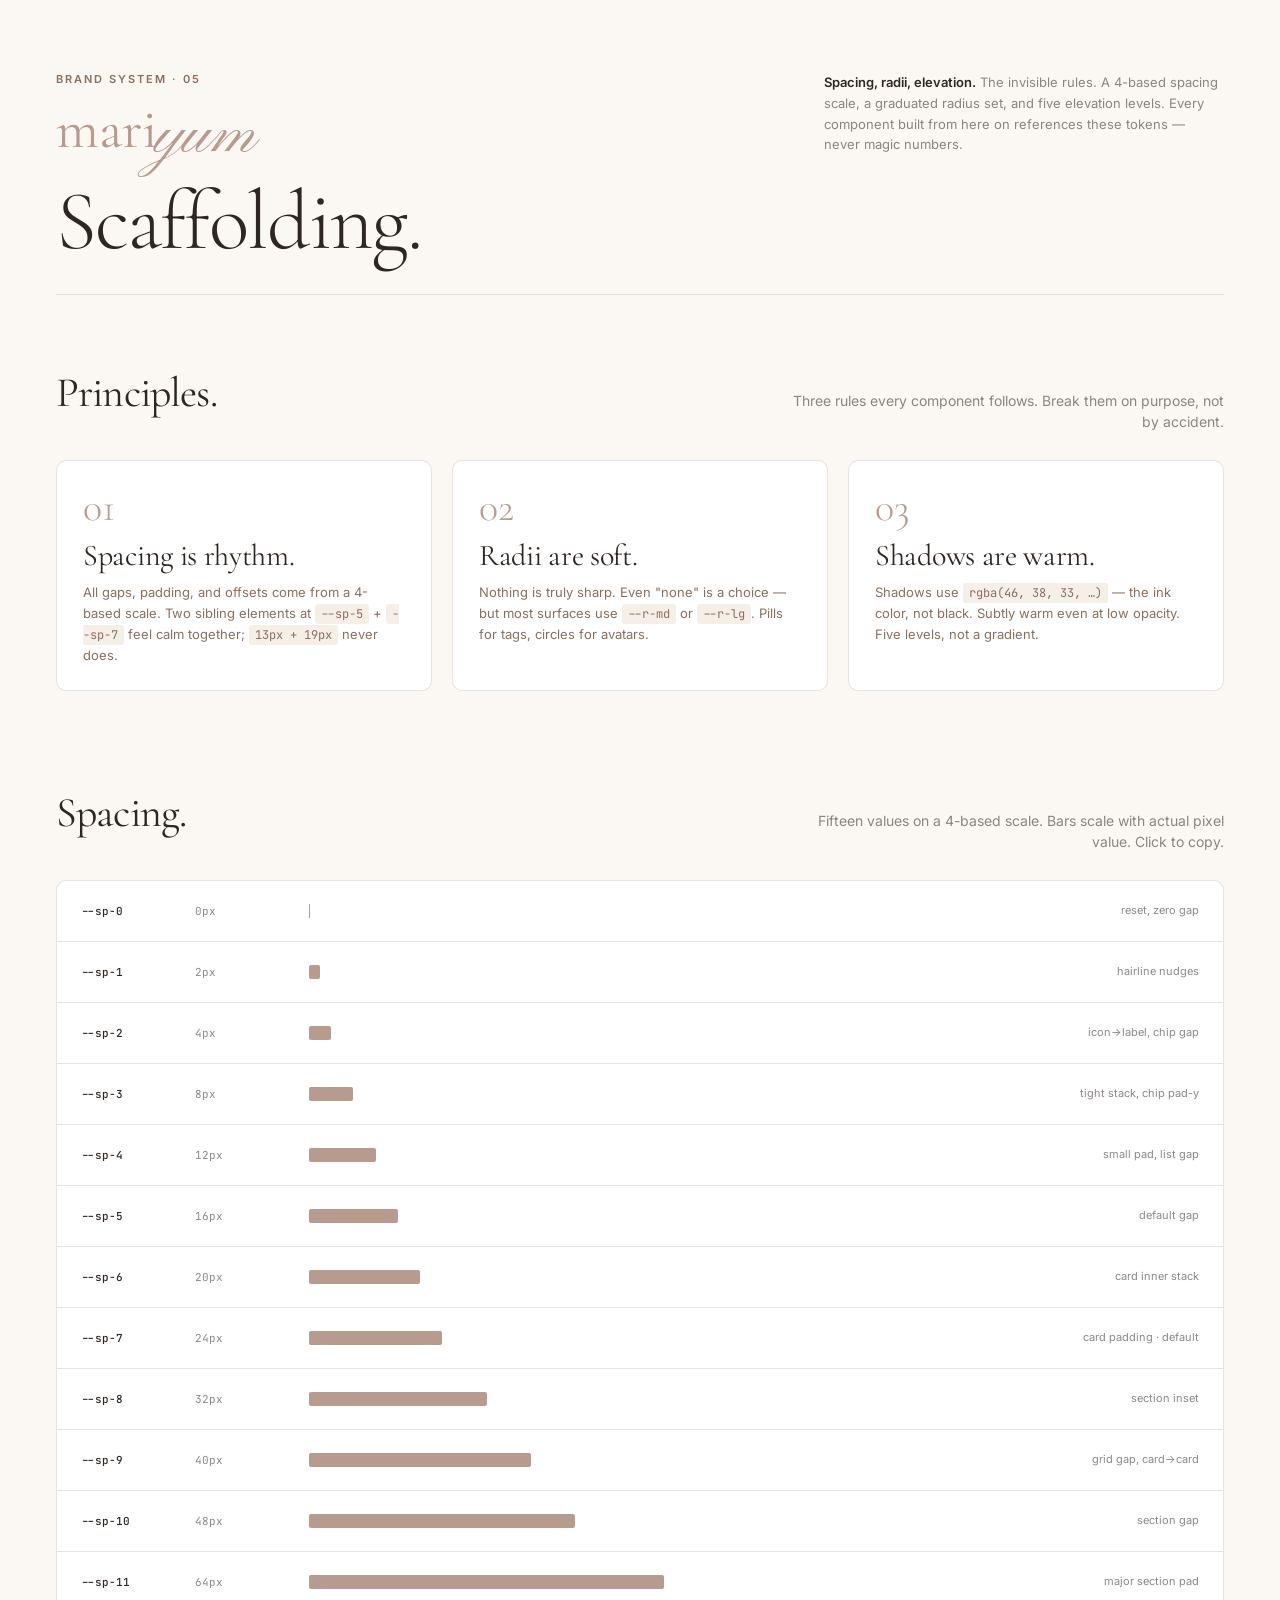
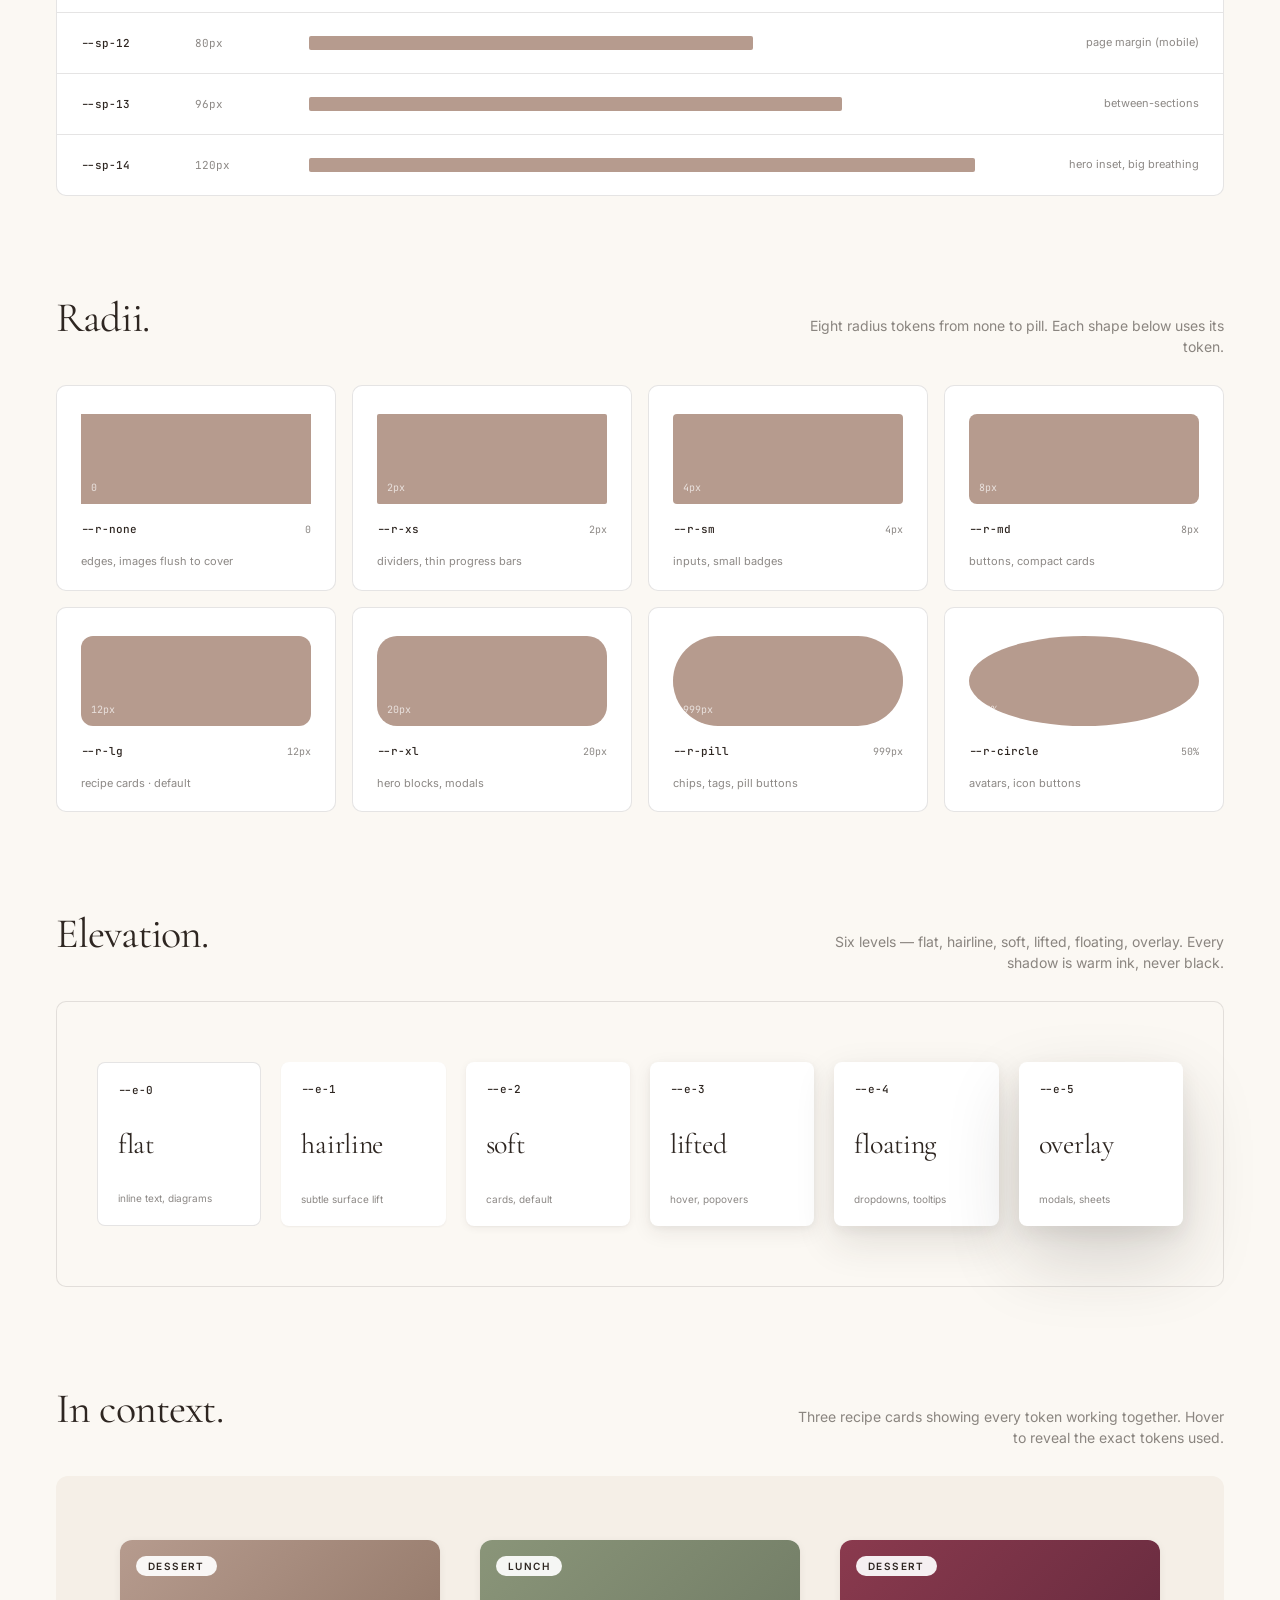
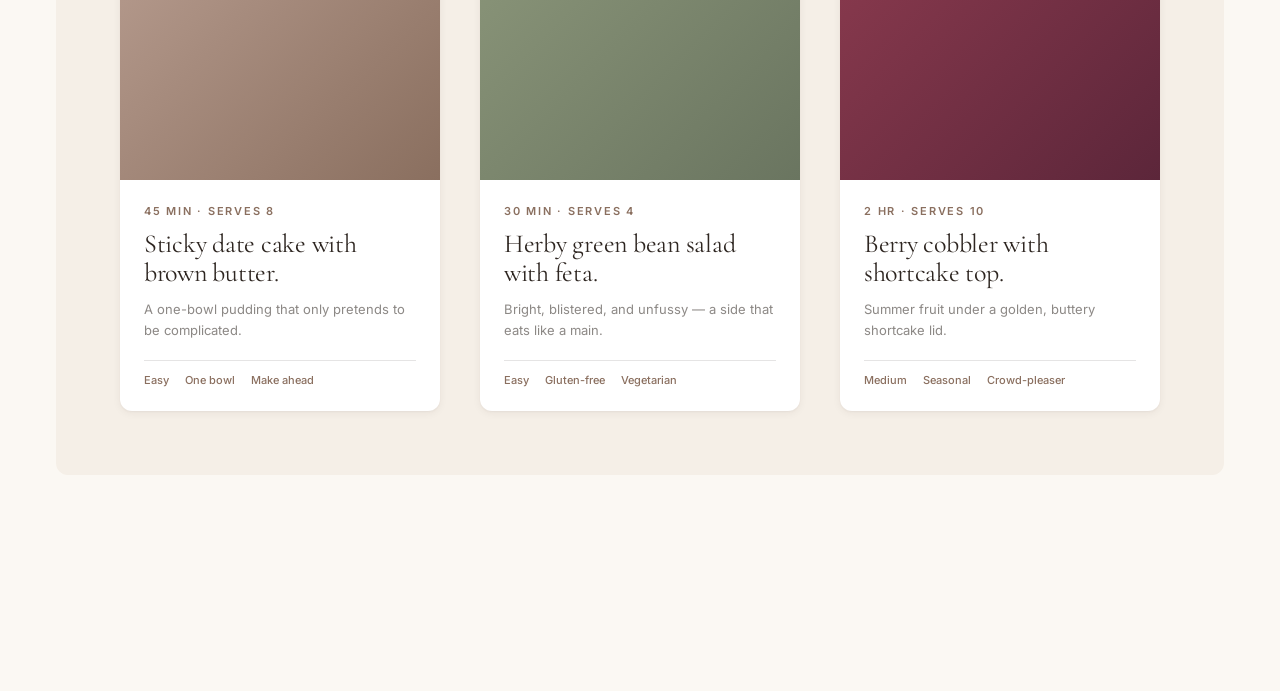
<file: Spacing Radii Elevation.html>
<!doctype html>
<html lang="en">
<head>
<meta charset="utf-8" />
<title>mxriyum — Spacing, Radii, Elevation</title>
<meta name="viewport" content="width=device-width, initial-scale=1" />

<link rel="preconnect" href="https://fonts.googleapis.com">
<link rel="preconnect" href="https://fonts.gstatic.com" crossorigin>
<link href="https://fonts.googleapis.com/css2?family=Cormorant+Garamond:ital,wght@0,300;0,400;0,500;1,400&family=Pinyon+Script&family=Inter:wght@400;500;600;700&family=JetBrains+Mono:wght@400;500&display=swap" rel="stylesheet">

<style>
  :root {
    --ink: #2E2621;
    --paper: #FBF8F3;
    --cream: #F5EFE7;
    --mauve: #B69B8E;
    --walnut: #8A6F5F;
    --sage: #8A9579;
    --tomato: #C85943;
    --butter: #E8B94D;
    --berry: #8A3A4E;
    --rule: rgba(46,38,33,0.12);
    --muted: rgba(46,38,33,0.55);

    /* ─── SPACING · 4-based ─── */
    --sp-0: 0;
    --sp-1: 2px;
    --sp-2: 4px;
    --sp-3: 8px;
    --sp-4: 12px;
    --sp-5: 16px;
    --sp-6: 20px;
    --sp-7: 24px;
    --sp-8: 32px;
    --sp-9: 40px;
    --sp-10: 48px;
    --sp-11: 64px;
    --sp-12: 80px;
    --sp-13: 96px;
    --sp-14: 120px;

    /* ─── RADII ─── */
    --r-none: 0;
    --r-xs: 2px;
    --r-sm: 4px;
    --r-md: 8px;
    --r-lg: 12px;
    --r-xl: 20px;
    --r-pill: 999px;
    --r-circle: 50%;

    /* ─── ELEVATION ─── */
    --e-0: none;
    --e-1: 0 1px 2px rgba(46,38,33,0.06);
    --e-2: 0 2px 8px rgba(46,38,33,0.06), 0 1px 2px rgba(46,38,33,0.04);
    --e-3: 0 6px 20px rgba(46,38,33,0.08), 0 2px 6px rgba(46,38,33,0.05);
    --e-4: 0 16px 40px rgba(46,38,33,0.12), 0 4px 12px rgba(46,38,33,0.06);
    --e-5: 0 32px 72px rgba(46,38,33,0.18), 0 8px 20px rgba(46,38,33,0.08);
  }

  * { box-sizing: border-box; }
  html, body {
    margin: 0; padding: 0;
    background: var(--paper); color: var(--ink);
    font-family: 'Inter', -apple-system, system-ui, sans-serif;
    -webkit-font-smoothing: antialiased;
  }
  .page { max-width: 1320px; margin: 0 auto; padding: 72px 56px 120px; }

  .logo {
    font-family: 'Cormorant Garamond', serif; font-weight: 400;
    display: inline-flex; align-items: baseline; color: var(--mauve); line-height: 1;
  }
  .logo .yum {
    font-family: 'Pinyon Script', cursive; font-size: 1.15em;
    margin-left: -0.03em; transform: translateY(0.08em); display: inline-block;
  }
  .eyebrow {
    font-size: 11px; letter-spacing: 0.18em; text-transform: uppercase;
    font-weight: 600; color: var(--walnut);
  }
  .display {
    font-family: 'Cormorant Garamond', serif; font-weight: 300;
    font-size: clamp(48px, 7vw, 84px); letter-spacing: -0.02em;
    line-height: 0.95; color: var(--ink);
  }

  .page-header {
    display: flex; justify-content: space-between; align-items: flex-start;
    gap: 48px; margin-bottom: 72px;
    padding-bottom: 32px; border-bottom: 1px solid var(--rule);
  }
  .page-header .meta { font-size: 13px; color: var(--muted); line-height: 1.6; max-width: 400px; }
  .page-header .meta strong { color: var(--ink); font-weight: 600; }

  .section { margin-bottom: 96px; }
  .section-head {
    display: flex; align-items: baseline; justify-content: space-between;
    gap: 24px; margin-bottom: 28px;
  }
  .section-head h2 { font-family: 'Cormorant Garamond', serif; font-weight: 400; font-size: 42px; margin: 0; letter-spacing: -0.02em; }
  .section-head .sub { color: var(--muted); font-size: 14px; max-width: 440px; text-align: right; line-height: 1.5; }

  /* ─── SPACING ─── */
  .sp-table {
    background: #fff; border: 1px solid var(--rule); border-radius: 10px;
    overflow: hidden;
  }
  .sp-row {
    display: grid;
    grid-template-columns: 90px 90px 1fr 200px;
    gap: 24px; align-items: center;
    padding: 14px 24px;
    border-top: 1px solid var(--rule);
    transition: background 0.12s;
    cursor: pointer;
  }
  .sp-row:first-child { border-top: none; }
  .sp-row:hover { background: var(--cream); }
  .sp-row .token { font-family: 'JetBrains Mono', monospace; font-size: 11px; color: var(--ink); font-weight: 500; }
  .sp-row .px { font-family: 'JetBrains Mono', monospace; font-size: 11px; color: var(--muted); }
  .sp-row .bar-wrap { height: 32px; display: flex; align-items: center; }
  .sp-row .bar { height: 14px; background: var(--mauve); border-radius: 2px; min-width: 1px; }
  .sp-row .use { font-size: 11px; color: var(--muted); line-height: 1.4; text-align: right; }

  /* ─── RADII ─── */
  .radii-grid {
    display: grid; gap: 16px;
    grid-template-columns: repeat(4, 1fr);
  }
  .radius-tile {
    background: #fff; border: 1px solid var(--rule); border-radius: 10px;
    padding: 28px 24px 20px;
    display: flex; flex-direction: column; gap: 18px;
    cursor: pointer;
    transition: transform 0.12s;
  }
  .radius-tile:hover { transform: translateY(-2px); }
  .radius-shape {
    height: 90px; background: var(--mauve);
    display: flex; align-items: flex-end; justify-content: flex-start;
    padding: 10px; color: rgba(255,255,255,0.7);
    font-family: 'JetBrains Mono', monospace; font-size: 10px;
  }
  .radius-meta { display: flex; justify-content: space-between; align-items: baseline; }
  .radius-token { font-family: 'JetBrains Mono', monospace; font-size: 11px; color: var(--ink); font-weight: 500; }
  .radius-val { font-family: 'JetBrains Mono', monospace; font-size: 10px; color: var(--muted); }
  .radius-use { font-size: 11px; color: var(--muted); line-height: 1.4; }

  /* ─── ELEVATION ─── */
  .elev-grid {
    display: grid; gap: 20px;
    grid-template-columns: repeat(6, 1fr);
    padding: 60px 40px;
    background: var(--paper);
    border: 1px solid var(--rule);
    border-radius: 10px;
  }
  .elev-tile {
    background: #fff;
    border-radius: 8px;
    aspect-ratio: 1;
    padding: 20px;
    display: flex; flex-direction: column; justify-content: space-between;
    cursor: pointer;
    transition: transform 0.15s;
  }
  .elev-tile:hover { transform: translateY(-3px); }
  .elev-tile.e0 { box-shadow: var(--e-0); border: 1px solid var(--rule); }
  .elev-tile.e1 { box-shadow: var(--e-1); }
  .elev-tile.e2 { box-shadow: var(--e-2); }
  .elev-tile.e3 { box-shadow: var(--e-3); }
  .elev-tile.e4 { box-shadow: var(--e-4); }
  .elev-tile.e5 { box-shadow: var(--e-5); }
  .elev-tile .etoken { font-family: 'JetBrains Mono', monospace; font-size: 11px; font-weight: 500; }
  .elev-tile .euse { font-size: 10px; color: var(--muted); line-height: 1.4; }
  .elev-tile .elabel { font-family: 'Cormorant Garamond', serif; font-size: 28px; font-weight: 400; color: var(--ink); letter-spacing: -0.01em; }

  /* ─── IN CONTEXT — recipe card ─── */
  .ctx-wrap {
    background: var(--cream);
    padding: 64px;
    border-radius: 12px;
    display: grid;
    grid-template-columns: 1fr 1fr 1fr;
    gap: var(--sp-9);
  }
  .ctx-card {
    background: #fff;
    border-radius: var(--r-lg);
    overflow: hidden;
    box-shadow: var(--e-2);
    display: flex; flex-direction: column;
    transition: transform 0.15s, box-shadow 0.15s;
  }
  .ctx-card:hover { transform: translateY(-2px); box-shadow: var(--e-3); }
  .ctx-img {
    aspect-ratio: 4/3;
    background: linear-gradient(135deg, var(--mauve), var(--walnut));
    position: relative;
  }
  .ctx-img.b { background: linear-gradient(135deg, var(--sage), #6A7560); }
  .ctx-img.c { background: linear-gradient(135deg, var(--berry), #5C263A); }
  .ctx-img .chip {
    position: absolute; top: var(--sp-5); left: var(--sp-5);
    background: rgba(255,255,255,0.92);
    color: var(--ink);
    font-size: 10px; font-weight: 600; letter-spacing: 0.14em; text-transform: uppercase;
    padding: var(--sp-2) var(--sp-4);
    border-radius: var(--r-pill);
  }
  .ctx-body { padding: var(--sp-7); display: flex; flex-direction: column; gap: var(--sp-4); }
  .ctx-eyebrow { font-size: 11px; letter-spacing: 0.16em; text-transform: uppercase; color: var(--walnut); font-weight: 600; }
  .ctx-title { font-family: 'Cormorant Garamond', serif; font-size: 26px; font-weight: 400; letter-spacing: -0.01em; line-height: 1.1; color: var(--ink); margin: 0; }
  .ctx-body p { font-size: 13px; color: var(--muted); line-height: 1.55; margin: 0; }
  .ctx-meta {
    display: flex; gap: var(--sp-5);
    padding-top: var(--sp-4);
    border-top: 1px solid var(--rule);
    margin-top: var(--sp-3);
    font-size: 11px; color: var(--walnut); font-weight: 500;
  }

  /* annotation pointers over the card */
  .ctx-annot-card { position: relative; }
  .ctx-annot {
    position: absolute; background: var(--ink); color: var(--paper);
    font-family: 'JetBrains Mono', monospace; font-size: 10px;
    padding: 4px 8px; border-radius: 3px; white-space: nowrap;
    z-index: 2;
    pointer-events: none;
    opacity: 0;
    transition: opacity 0.2s;
  }
  .ctx-wrap:hover .ctx-annot { opacity: 1; }
  .ctx-annot::before {
    content: ''; position: absolute; width: 8px; height: 8px; background: var(--ink);
    transform: rotate(45deg);
  }
  .a-radius { top: -10px; right: 10px; }
  .a-radius::before { bottom: -4px; left: 14px; }
  .a-pad    { top: 50%; right: -80px; }
  .a-pad::before { left: -4px; top: 9px; }
  .a-shadow { bottom: -10px; left: 20px; }
  .a-shadow::before { top: -4px; left: 14px; }

  /* ─── PRINCIPLES ─── */
  .principles { display: grid; grid-template-columns: repeat(3, 1fr); gap: 20px; }
  .principle {
    background: #fff; border: 1px solid var(--rule); border-radius: 10px;
    padding: 26px 26px 24px;
  }
  .principle .pn { font-family: 'Cormorant Garamond', serif; font-size: 30px; letter-spacing: -0.01em; margin-bottom: 8px; font-weight: 400; }
  .principle .pnum { font-family: 'Cormorant Garamond', serif; font-size: 40px; font-weight: 300; color: var(--mauve); line-height: 1; margin-bottom: 10px; }
  .principle .pd { font-size: 13px; line-height: 1.6; color: var(--walnut); }
  .principle code { font-family: 'JetBrains Mono', monospace; font-size: 12px; background: var(--cream); padding: 2px 6px; border-radius: 3px; }

  /* ─── TOAST ─── */
  .toast {
    position: fixed; bottom: 32px; left: 50%;
    transform: translateX(-50%) translateY(20px);
    background: var(--ink); color: var(--paper);
    padding: 12px 20px; border-radius: 8px;
    font-size: 13px; font-weight: 500; font-family: 'JetBrains Mono', monospace;
    opacity: 0; transition: opacity 0.2s, transform 0.2s;
    pointer-events: none; z-index: 100;
    box-shadow: 0 12px 32px rgba(0,0,0,0.25);
  }
  .toast.show { opacity: 1; transform: translateX(-50%) translateY(0); }
</style>
</head>
<body>

<div class="page">

  <!-- ─── HEADER ─── -->
  <div class="page-header">
    <div>
      <div class="eyebrow" style="margin-bottom: 14px;">Brand System · 05</div>
      <span class="logo" style="font-size: 56px;">mari<span class="yum">yum</span></span>
      <div class="display" style="margin-top: 18px;">Scaffolding.</div>
    </div>
    <div class="meta">
      <strong>Spacing, radii, elevation.</strong> The invisible rules. A 4-based spacing scale, a graduated radius set, and five elevation levels. Every component built from here on references these tokens — never magic numbers.
    </div>
  </div>

  <!-- ─── 1 · PRINCIPLES ─── -->
  <div class="section">
    <div class="section-head">
      <h2>Principles.</h2>
      <div class="sub">Three rules every component follows. Break them on purpose, not by accident.</div>
    </div>
    <div class="principles">
      <div class="principle">
        <div class="pnum">01</div>
        <div class="pn">Spacing is rhythm.</div>
        <div class="pd">All gaps, padding, and offsets come from a 4-based scale. Two sibling elements at <code>--sp-5</code> + <code>--sp-7</code> feel calm together; <code>13px + 19px</code> never does.</div>
      </div>
      <div class="principle">
        <div class="pnum">02</div>
        <div class="pn">Radii are soft.</div>
        <div class="pd">Nothing is truly sharp. Even "none" is a choice — but most surfaces use <code>--r-md</code> or <code>--r-lg</code>. Pills for tags, circles for avatars.</div>
      </div>
      <div class="principle">
        <div class="pnum">03</div>
        <div class="pn">Shadows are warm.</div>
        <div class="pd">Shadows use <code>rgba(46, 38, 33, …)</code> — the ink color, not black. Subtly warm even at low opacity. Five levels, not a gradient.</div>
      </div>
    </div>
  </div>

  <!-- ─── 2 · SPACING ─── -->
  <div class="section">
    <div class="section-head">
      <h2>Spacing.</h2>
      <div class="sub">Fifteen values on a 4-based scale. Bars scale with actual pixel value. Click to copy.</div>
    </div>
    <div id="sp-table" class="sp-table"></div>
  </div>

  <!-- ─── 3 · RADII ─── -->
  <div class="section">
    <div class="section-head">
      <h2>Radii.</h2>
      <div class="sub">Eight radius tokens from none to pill. Each shape below uses its token.</div>
    </div>
    <div id="radii-grid" class="radii-grid"></div>
  </div>

  <!-- ─── 4 · ELEVATION ─── -->
  <div class="section">
    <div class="section-head">
      <h2>Elevation.</h2>
      <div class="sub">Six levels — flat, hairline, soft, lifted, floating, overlay. Every shadow is warm ink, never black.</div>
    </div>
    <div class="elev-grid">
      <div class="elev-tile e0" data-token="--e-0"><div class="etoken">--e-0</div><div class="elabel">flat</div><div class="euse">inline text, diagrams</div></div>
      <div class="elev-tile e1" data-token="--e-1"><div class="etoken">--e-1</div><div class="elabel">hairline</div><div class="euse">subtle surface lift</div></div>
      <div class="elev-tile e2" data-token="--e-2"><div class="etoken">--e-2</div><div class="elabel">soft</div><div class="euse">cards, default</div></div>
      <div class="elev-tile e3" data-token="--e-3"><div class="etoken">--e-3</div><div class="elabel">lifted</div><div class="euse">hover, popovers</div></div>
      <div class="elev-tile e4" data-token="--e-4"><div class="etoken">--e-4</div><div class="elabel">floating</div><div class="euse">dropdowns, tooltips</div></div>
      <div class="elev-tile e5" data-token="--e-5"><div class="etoken">--e-5</div><div class="elabel">overlay</div><div class="euse">modals, sheets</div></div>
    </div>
  </div>

  <!-- ─── 5 · IN CONTEXT ─── -->
  <div class="section">
    <div class="section-head">
      <h2>In context.</h2>
      <div class="sub">Three recipe cards showing every token working together. Hover to reveal the exact tokens used.</div>
    </div>
    <div class="ctx-wrap">
      <div class="ctx-card ctx-annot-card">
        <div class="ctx-img"><span class="chip">Dessert</span></div>
        <div class="ctx-body">
          <div class="ctx-eyebrow">45 min · serves 8</div>
          <h3 class="ctx-title">Sticky date cake with brown butter.</h3>
          <p>A one-bowl pudding that only pretends to be complicated.</p>
          <div class="ctx-meta"><span>Easy</span><span>One bowl</span><span>Make ahead</span></div>
        </div>
        <div class="ctx-annot a-radius">r: --r-lg (12)</div>
        <div class="ctx-annot a-pad">pad: --sp-7 (24)</div>
        <div class="ctx-annot a-shadow">shadow: --e-2</div>
      </div>
      <div class="ctx-card">
        <div class="ctx-img b"><span class="chip">Lunch</span></div>
        <div class="ctx-body">
          <div class="ctx-eyebrow">30 min · serves 4</div>
          <h3 class="ctx-title">Herby green bean salad with feta.</h3>
          <p>Bright, blistered, and unfussy — a side that eats like a main.</p>
          <div class="ctx-meta"><span>Easy</span><span>Gluten-free</span><span>Vegetarian</span></div>
        </div>
      </div>
      <div class="ctx-card">
        <div class="ctx-img c"><span class="chip">Dessert</span></div>
        <div class="ctx-body">
          <div class="ctx-eyebrow">2 hr · serves 10</div>
          <h3 class="ctx-title">Berry cobbler with shortcake top.</h3>
          <p>Summer fruit under a golden, buttery shortcake lid.</p>
          <div class="ctx-meta"><span>Medium</span><span>Seasonal</span><span>Crowd-pleaser</span></div>
        </div>
      </div>
    </div>
  </div>

</div>

<div id="toast" class="toast">copied</div>

<script src="scaffolding.js"></script>

</body>
</html>
</file>
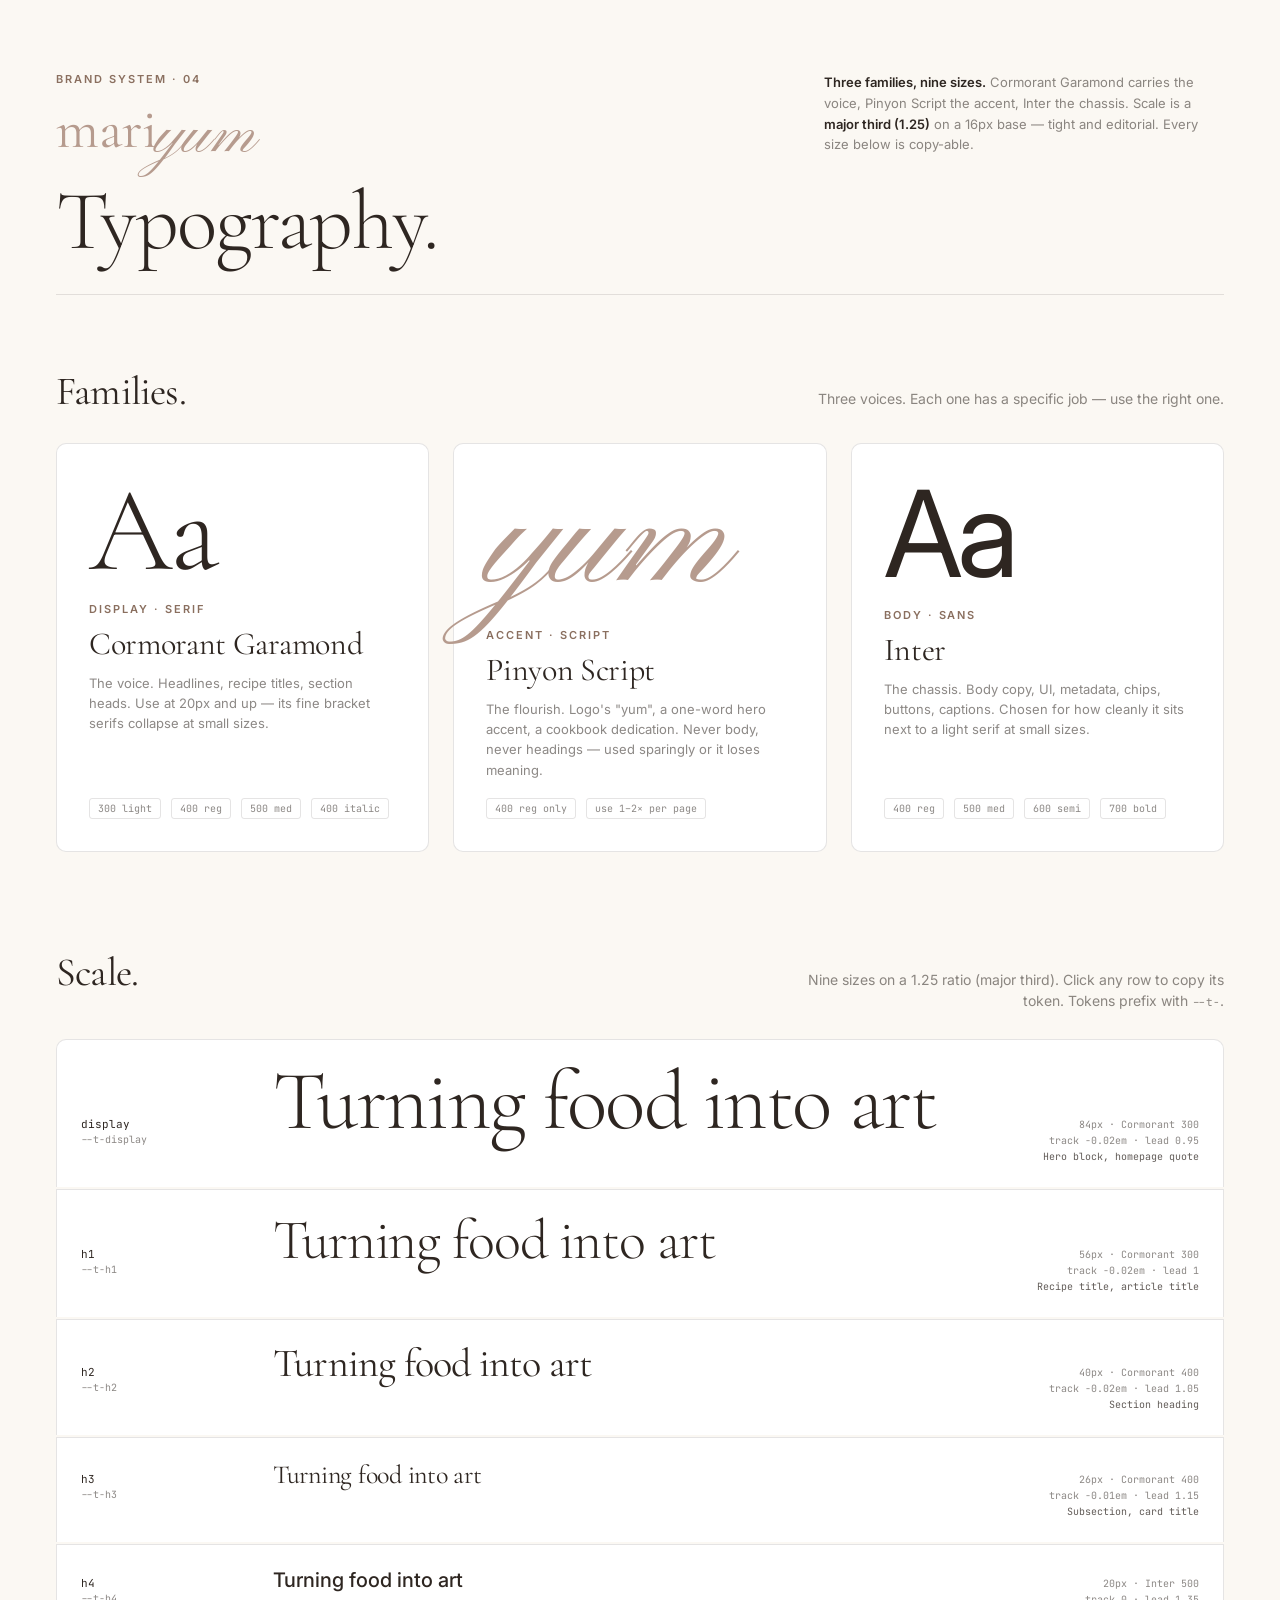
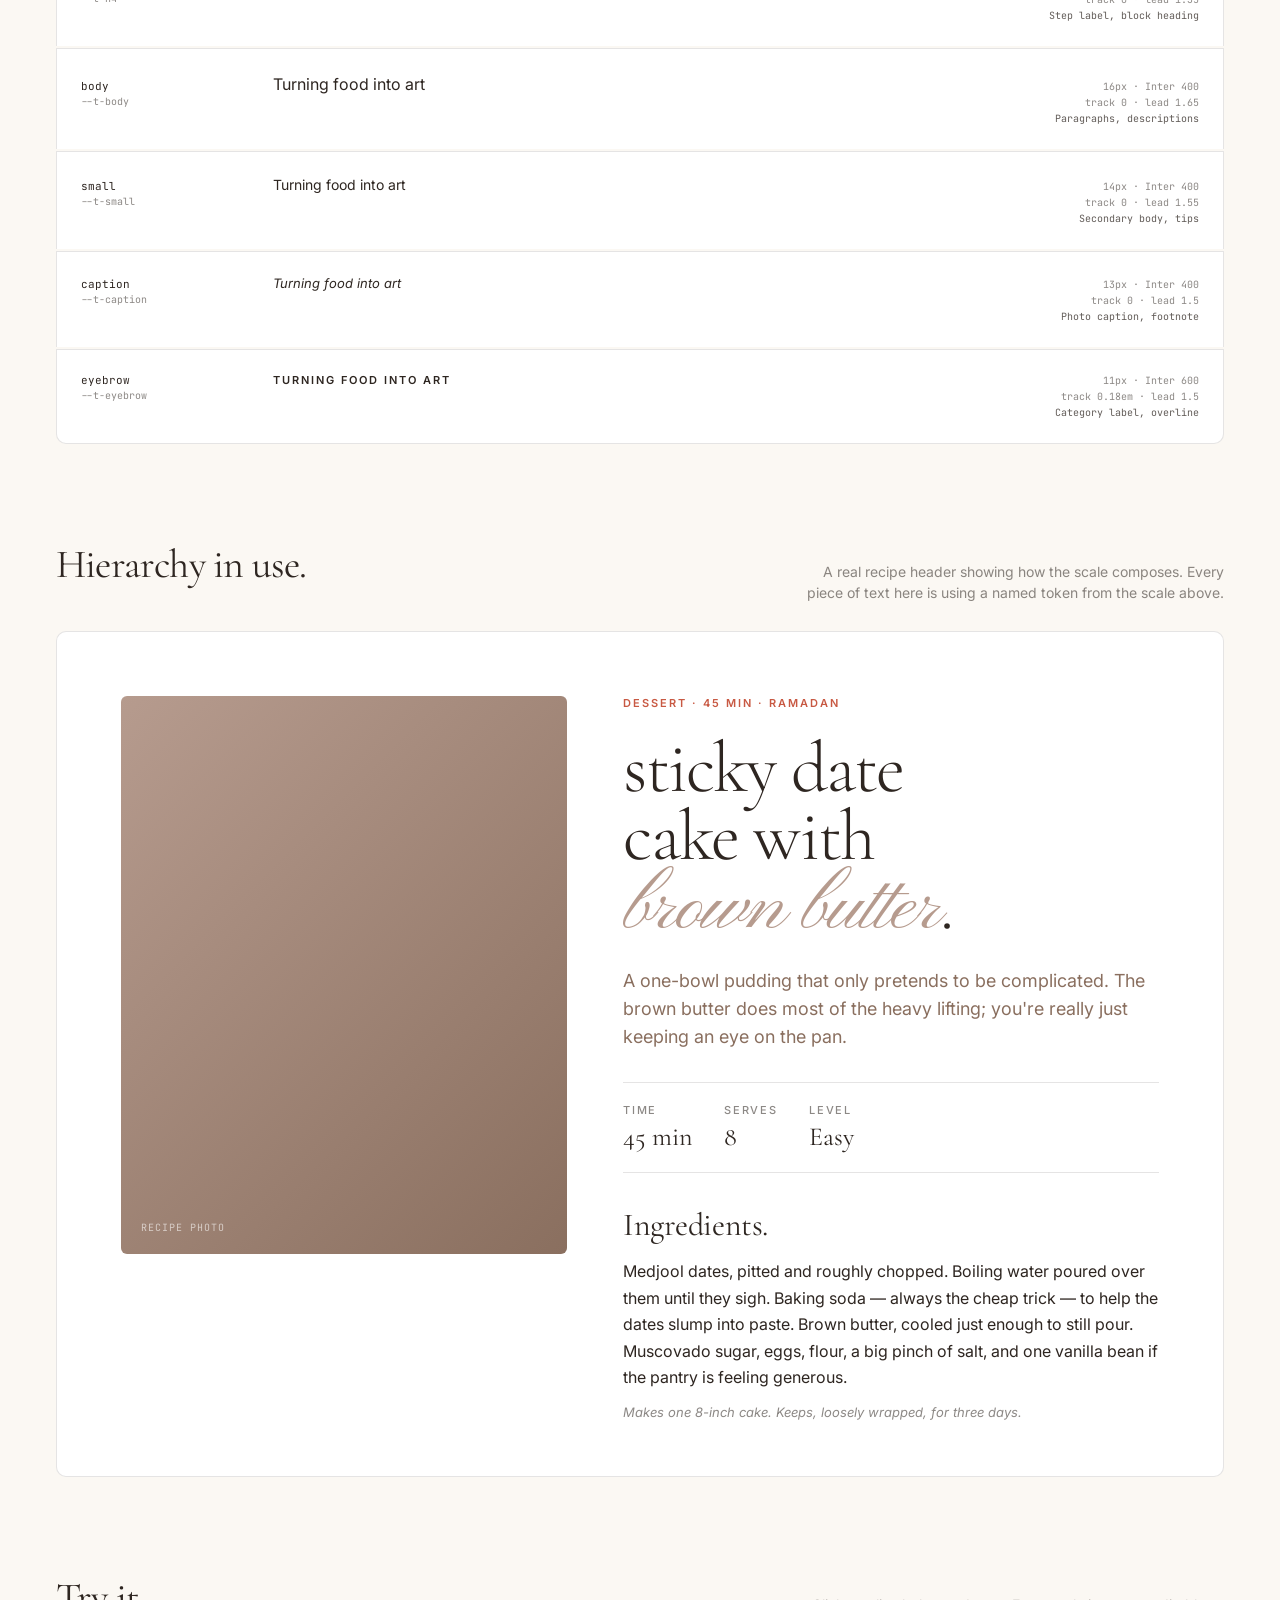
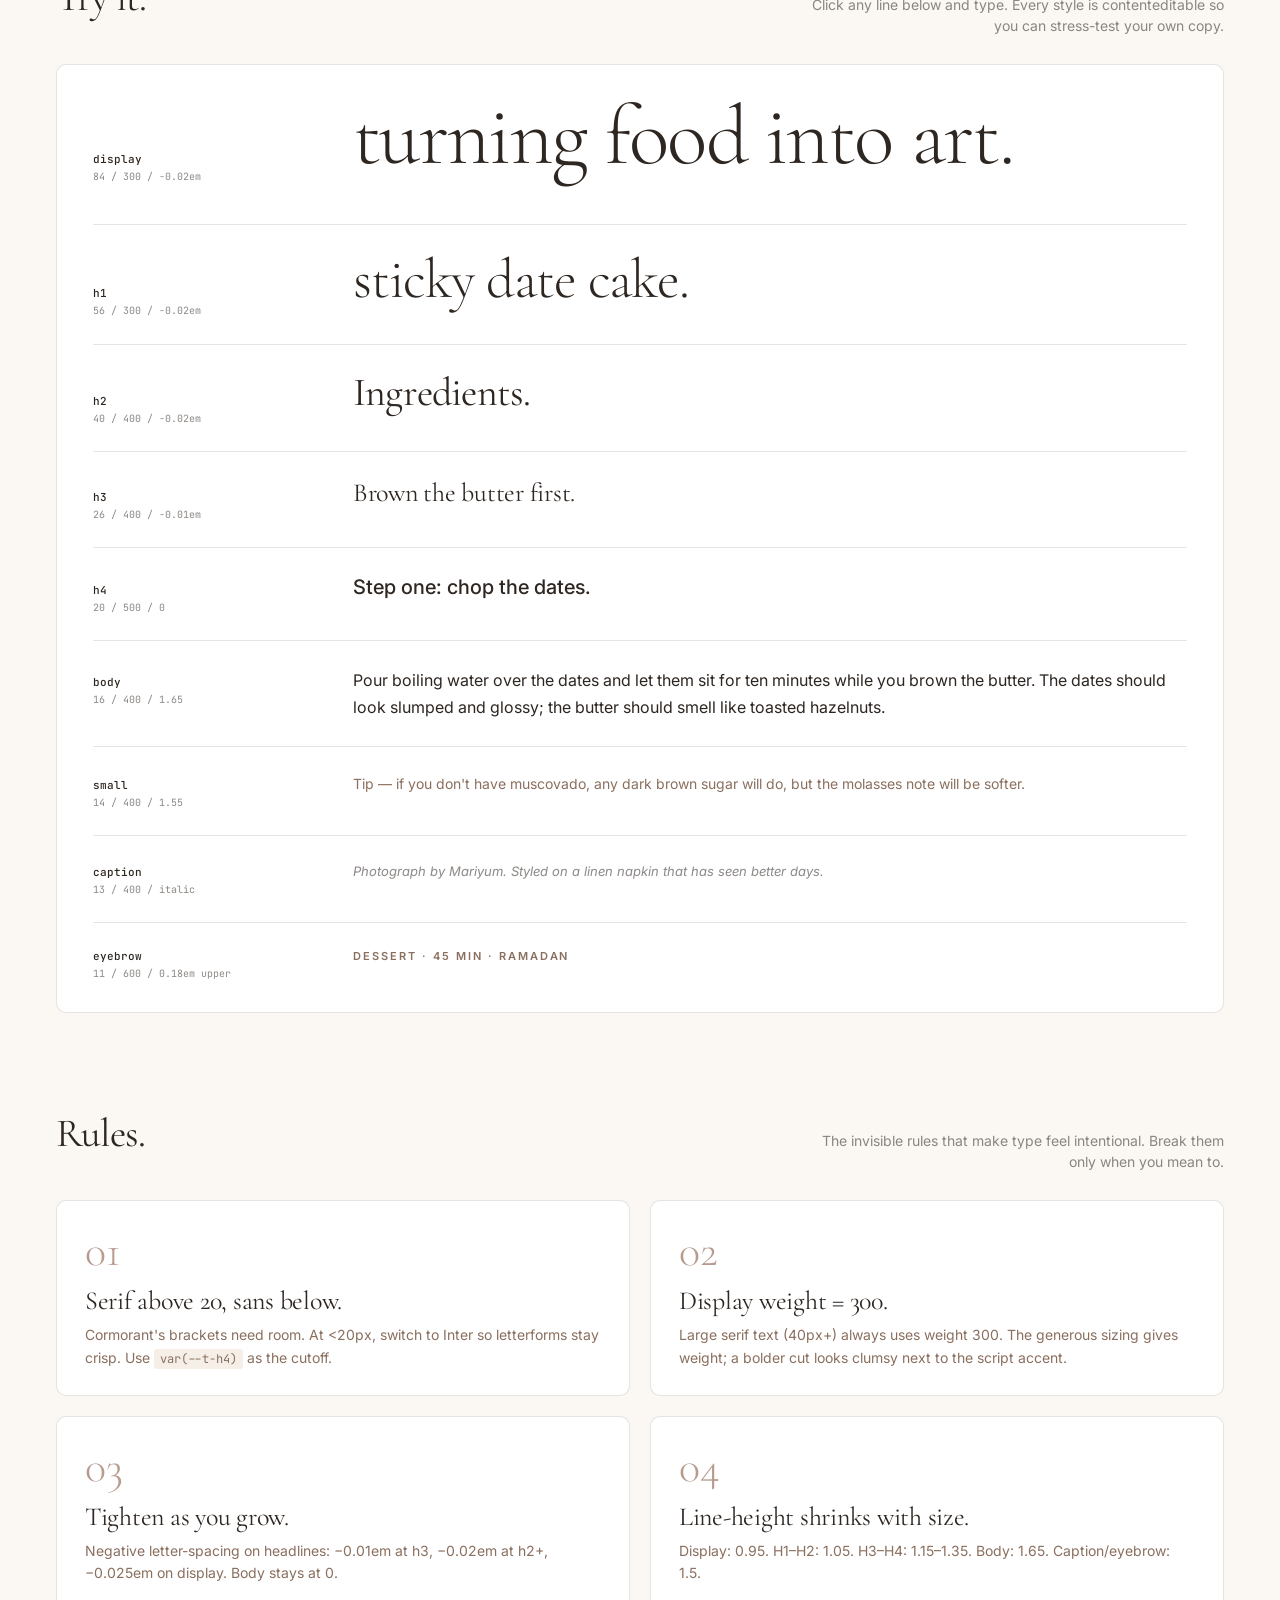
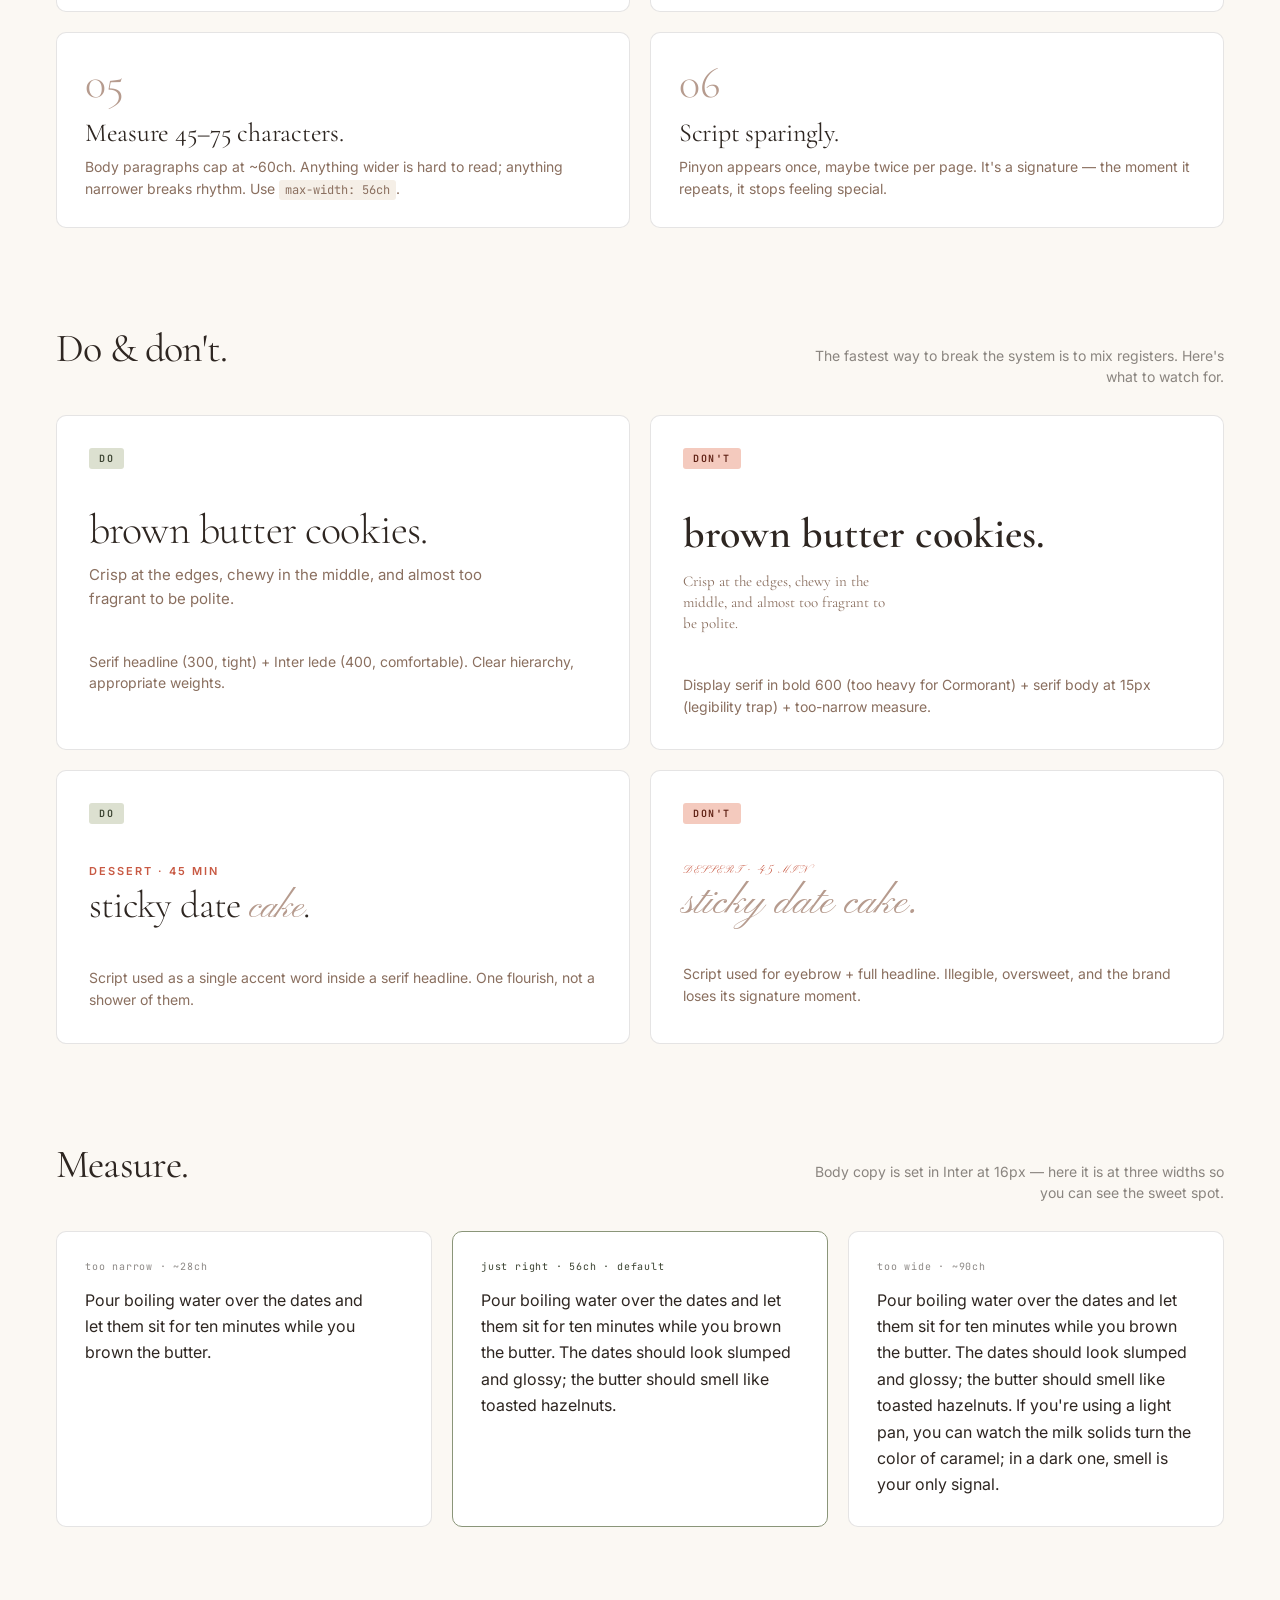
<file: Typography.html>
<!doctype html>
<html lang="en">
<head>
<meta charset="utf-8" />
<title>mxriyum — Typography</title>
<meta name="viewport" content="width=device-width, initial-scale=1" />

<link rel="preconnect" href="https://fonts.googleapis.com">
<link rel="preconnect" href="https://fonts.gstatic.com" crossorigin>
<link href="https://fonts.googleapis.com/css2?family=Cormorant+Garamond:ital,wght@0,300;0,400;0,500;0,600;1,300;1,400;1,500&family=Pinyon+Script&family=Inter:wght@400;500;600;700&family=JetBrains+Mono:wght@400;500&display=swap" rel="stylesheet">

<style>
  :root {
    --ink: #2E2621;
    --paper: #FBF8F3;
    --cream: #F5EFE7;
    --mauve: #B69B8E;
    --walnut: #8A6F5F;
    --sage: #8A9579;
    --tomato: #C85943;
    --berry: #8A3A4E;
    --rule: rgba(46,38,33,0.12);
    --muted: rgba(46,38,33,0.55);

    /* ─── TYPE SCALE · 1.25 (major third), 16px base ─── */
    --t-display: 84px;
    --t-h1: 56px;
    --t-h2: 40px;
    --t-h3: 26px;
    --t-h4: 20px;
    --t-body: 16px;
    --t-small: 14px;
    --t-caption: 13px;
    --t-eyebrow: 11px;

    /* Families */
    --font-display: 'Cormorant Garamond', 'Times New Roman', serif;
    --font-script:  'Pinyon Script', cursive;
    --font-body:    'Inter', -apple-system, BlinkMacSystemFont, system-ui, sans-serif;
    --font-mono:    'JetBrains Mono', ui-monospace, monospace;
  }

  * { box-sizing: border-box; }
  html, body {
    margin: 0; padding: 0;
    background: var(--paper); color: var(--ink);
    font-family: var(--font-body);
    -webkit-font-smoothing: antialiased;
  }
  .page { max-width: 1320px; margin: 0 auto; padding: 72px 56px 120px; }

  /* ─── HELPERS ─── */
  .logo {
    font-family: var(--font-display); font-weight: 400;
    display: inline-flex; align-items: baseline; color: var(--mauve); line-height: 1;
  }
  .logo .yum {
    font-family: var(--font-script); font-size: 1.15em;
    margin-left: -0.03em; transform: translateY(0.08em); display: inline-block;
  }
  .eyebrow {
    font-size: var(--t-eyebrow); letter-spacing: 0.18em;
    text-transform: uppercase; font-weight: 600; color: var(--walnut);
  }
  .display { font-family: var(--font-display); font-weight: 300; font-size: var(--t-display); letter-spacing: -0.02em; line-height: 0.95; }
  .h2 { font-family: var(--font-display); font-weight: 400; font-size: var(--t-h2); letter-spacing: -0.02em; margin: 0; }

  .page-header {
    display: flex; justify-content: space-between; align-items: flex-start;
    gap: 48px; margin-bottom: 72px;
    padding-bottom: 32px; border-bottom: 1px solid var(--rule);
  }
  .page-header .meta { font-size: var(--t-caption); color: var(--muted); line-height: 1.6; max-width: 400px; }
  .page-header .meta strong { color: var(--ink); font-weight: 600; }

  .section { margin-bottom: 96px; }
  .section-head {
    display: flex; align-items: baseline; justify-content: space-between;
    gap: 24px; margin-bottom: 28px;
  }
  .section-head h2 { font-family: var(--font-display); font-weight: 400; font-size: var(--t-h2); margin: 0; letter-spacing: -0.02em; }
  .section-head .sub { color: var(--muted); font-size: var(--t-small); max-width: 420px; text-align: right; line-height: 1.5; }

  /* ─── FAMILIES ─── */
  .fam-grid { display: grid; grid-template-columns: repeat(3, 1fr); gap: 24px; }
  .fam-card {
    background: #fff; border: 1px solid var(--rule); border-radius: 10px;
    padding: 36px 32px 32px;
    display: flex; flex-direction: column;
  }
  .fam-specimen { font-size: 120px; line-height: 1; letter-spacing: -0.03em; margin-bottom: 20px; color: var(--ink); }
  .fam-role { font-size: var(--t-eyebrow); letter-spacing: 0.18em; text-transform: uppercase; color: var(--walnut); font-weight: 600; margin-bottom: 8px; }
  .fam-name { font-family: var(--font-display); font-size: 32px; letter-spacing: -0.01em; font-weight: 400; margin-bottom: 10px; }
  .fam-desc { font-size: var(--t-caption); color: var(--muted); line-height: 1.55; margin-bottom: 18px; flex: 1; }
  .fam-weights { display: flex; gap: 10px; flex-wrap: wrap; font-family: var(--font-mono); font-size: 10px; color: var(--muted); }
  .fam-weights span { padding: 3px 8px; border: 1px solid var(--rule); border-radius: 3px; }

  /* ─── SCALE TABLE ─── */
  .scale-rows { display: flex; flex-direction: column; gap: 2px; }
  .scale-row {
    display: grid;
    grid-template-columns: 160px 1fr 180px;
    gap: 32px;
    align-items: baseline;
    padding: 22px 24px;
    background: #fff;
    border: 1px solid var(--rule);
    border-bottom: none;
    transition: background 0.12s;
  }
  .scale-row:hover { background: var(--cream); }
  .scale-row:first-child { border-radius: 10px 10px 0 0; }
  .scale-row:last-child { border-radius: 0 0 10px 10px; border-bottom: 1px solid var(--rule); }
  .scale-row .sname { font-family: var(--font-mono); font-size: 11px; color: var(--ink); }
  .scale-row .sname .tk { color: var(--muted); font-size: 10px; display: block; margin-top: 2px; }
  .scale-row .smeta { font-family: var(--font-mono); font-size: 10px; color: var(--muted); text-align: right; line-height: 1.6; }

  /* ─── HIERARCHY DEMO ─── */
  .hier-card {
    background: #fff; border: 1px solid var(--rule); border-radius: 10px;
    padding: 64px 64px 56px;
    display: grid; grid-template-columns: 1fr 1.2fr; gap: 56px;
    align-items: start;
  }
  .hier-img {
    aspect-ratio: 4/5;
    background: linear-gradient(135deg, var(--mauve), var(--walnut));
    border-radius: 6px;
    position: relative; overflow: hidden;
  }
  .hier-img::after {
    content: 'recipe photo';
    position: absolute; bottom: 20px; left: 20px;
    font-family: var(--font-mono); font-size: 10px;
    color: rgba(255,255,255,0.6); letter-spacing: 0.1em; text-transform: uppercase;
  }
  .hier-body > * + * { margin-top: 14px; }
  .hier-body .h-eyebrow { font-size: var(--t-eyebrow); letter-spacing: 0.18em; text-transform: uppercase; font-weight: 600; color: var(--tomato); margin-bottom: 24px; }
  .hier-body .h-title { font-family: var(--font-display); font-weight: 300; font-size: 72px; line-height: 0.95; letter-spacing: -0.025em; margin-bottom: 20px; }
  .hier-body .h-title em { font-family: var(--font-script); font-style: normal; font-size: 1.1em; color: var(--mauve); }
  .hier-body .h-lede { font-size: 18px; line-height: 1.55; color: var(--walnut); font-weight: 400; max-width: 52ch; margin-bottom: 32px; }
  .hier-body .h-meta { display: flex; gap: 32px; padding: 20px 0; border-top: 1px solid var(--rule); border-bottom: 1px solid var(--rule); }
  .hier-body .h-meta .mi { display: flex; flex-direction: column; gap: 4px; }
  .hier-body .h-meta .lbl { font-size: var(--t-eyebrow); letter-spacing: 0.15em; text-transform: uppercase; color: var(--muted); font-weight: 500; }
  .hier-body .h-meta .val { font-family: var(--font-display); font-size: 26px; font-weight: 400; }
  .hier-body .h-section { font-family: var(--font-display); font-size: 32px; font-weight: 400; letter-spacing: -0.015em; margin-top: 32px; margin-bottom: 4px; }
  .hier-body .h-body { font-size: var(--t-body); line-height: 1.65; color: var(--ink); max-width: 56ch; }
  .hier-body .h-caption { font-size: var(--t-caption); color: var(--muted); font-style: italic; }

  /* ─── LIVE SPECIMEN ─── */
  .spec-card {
    background: #fff; border: 1px solid var(--rule); border-radius: 10px;
    padding: 32px 36px;
  }
  .spec-row {
    display: grid; grid-template-columns: 220px 1fr; gap: 40px;
    align-items: baseline;
    padding: 26px 0;
    border-top: 1px solid var(--rule);
  }
  .spec-row:first-child { border-top: none; padding-top: 0; }
  .spec-row:last-child { padding-bottom: 0; }
  .spec-label { display: flex; flex-direction: column; gap: 4px; }
  .spec-label .n { font-family: var(--font-mono); font-size: 11px; color: var(--ink); font-weight: 500; }
  .spec-label .s { font-family: var(--font-mono); font-size: 10px; color: var(--muted); }
  .spec-text { min-height: 1.2em; outline: none; }
  .spec-text:focus { background: var(--cream); padding: 8px 12px; margin: -8px -12px; border-radius: 4px; }

  /* ─── RULES / PRINCIPLES ─── */
  .rules-grid { display: grid; grid-template-columns: repeat(2, 1fr); gap: 20px; }
  .rule-card { background: #fff; border: 1px solid var(--rule); border-radius: 10px; padding: 28px 28px 26px; }
  .rule-card .rnum { font-family: var(--font-display); font-size: 44px; font-weight: 300; color: var(--mauve); line-height: 1; margin-bottom: 12px; }
  .rule-card .rhead { font-family: var(--font-display); font-size: 26px; font-weight: 400; letter-spacing: -0.01em; margin-bottom: 8px; }
  .rule-card .rtext { font-size: var(--t-small); line-height: 1.6; color: var(--walnut); }
  .rule-card code { font-family: var(--font-mono); font-size: 12px; background: var(--cream); padding: 2px 6px; border-radius: 3px; }

  /* ─── DO / DONT ─── */
  .dd-grid { display: grid; grid-template-columns: 1fr 1fr; gap: 20px; }
  .dd-card {
    background: #fff; border: 1px solid var(--rule); border-radius: 10px;
    padding: 32px; display: flex; flex-direction: column; gap: 20px;
  }
  .dd-card .dd-tag {
    font-family: var(--font-mono); font-size: 10px; font-weight: 600;
    letter-spacing: 0.15em; text-transform: uppercase;
    display: inline-block; padding: 4px 10px; border-radius: 3px;
    width: fit-content;
  }
  .dd-card.good .dd-tag { background: #DCE0D0; color: #3A4230; }
  .dd-card.bad .dd-tag { background: #F4CABE; color: #5E1F12; }
  .dd-card .dd-demo { padding: 20px 0; }
  .dd-card .dd-note { font-size: var(--t-small); color: var(--walnut); line-height: 1.55; }

  /* ─── LINE-LENGTH DEMO ─── */
  .ll-grid { display: grid; grid-template-columns: repeat(3, 1fr); gap: 20px; }
  .ll-card { background: #fff; border: 1px solid var(--rule); border-radius: 10px; padding: 28px; }
  .ll-card .ll-caption { font-family: var(--font-mono); font-size: 10px; color: var(--muted); margin-bottom: 14px; letter-spacing: 0.08em; }
  .ll-card .ll-text { font-size: var(--t-body); line-height: 1.65; color: var(--ink); }
  .ll-card.good { border-color: var(--sage); }
  .ll-card.good .ll-caption { color: #3A4230; }

  /* ─── TOAST ─── */
  .toast {
    position: fixed; bottom: 32px; left: 50%;
    transform: translateX(-50%) translateY(20px);
    background: var(--ink); color: var(--paper);
    padding: 12px 20px; border-radius: 8px;
    font-size: 13px; font-weight: 500; font-family: var(--font-mono);
    opacity: 0; transition: opacity 0.2s, transform 0.2s;
    pointer-events: none; z-index: 100;
    box-shadow: 0 12px 32px rgba(0,0,0,0.25);
  }
  .toast.show { opacity: 1; transform: translateX(-50%) translateY(0); }
</style>
</head>
<body>

<div class="page">

  <!-- ─── HEADER ─── -->
  <div class="page-header">
    <div>
      <div class="eyebrow" style="margin-bottom: 14px;">Brand System · 04</div>
      <span class="logo" style="font-size: 56px;">mari<span class="yum">yum</span></span>
      <div class="display" style="margin-top: 18px;">Typography.</div>
    </div>
    <div class="meta">
      <strong>Three families, nine sizes.</strong> Cormorant Garamond carries the voice, Pinyon Script the accent, Inter the chassis. Scale is a <strong>major third (1.25)</strong> on a 16px base — tight and editorial. Every size below is copy-able.
    </div>
  </div>

  <!-- ─── 1 · FAMILIES ─── -->
  <div class="section">
    <div class="section-head">
      <h2>Families.</h2>
      <div class="sub">Three voices. Each one has a specific job — use the right one.</div>
    </div>

    <div class="fam-grid">
      <div class="fam-card">
        <div class="fam-specimen" style="font-family: var(--font-display); font-weight: 300; line-height: 0.85;">Aa</div>
        <div class="fam-role">Display · Serif</div>
        <div class="fam-name">Cormorant Garamond</div>
        <div class="fam-desc">The voice. Headlines, recipe titles, section heads. Use at 20px and up — its fine bracket serifs collapse at small sizes.</div>
        <div class="fam-weights">
          <span>300 light</span><span>400 reg</span><span>500 med</span><span>400 italic</span>
        </div>
      </div>

      <div class="fam-card">
        <div class="fam-specimen" style="font-family: var(--font-script); font-size: 160px; line-height: 0.8; color: var(--mauve);">yum</div>
        <div class="fam-role">Accent · Script</div>
        <div class="fam-name">Pinyon Script</div>
        <div class="fam-desc">The flourish. Logo's "yum", a one-word hero accent, a cookbook dedication. Never body, never headings — used sparingly or it loses meaning.</div>
        <div class="fam-weights">
          <span>400 reg only</span><span>use 1–2× per page</span>
        </div>
      </div>

      <div class="fam-card">
        <div class="fam-specimen" style="font-family: var(--font-body); font-weight: 400; line-height: 0.9; letter-spacing: -0.04em;">Aa</div>
        <div class="fam-role">Body · Sans</div>
        <div class="fam-name">Inter</div>
        <div class="fam-desc">The chassis. Body copy, UI, metadata, chips, buttons, captions. Chosen for how cleanly it sits next to a light serif at small sizes.</div>
        <div class="fam-weights">
          <span>400 reg</span><span>500 med</span><span>600 semi</span><span>700 bold</span>
        </div>
      </div>
    </div>
  </div>

  <!-- ─── 2 · SCALE ─── -->
  <div class="section">
    <div class="section-head">
      <h2>Scale.</h2>
      <div class="sub">Nine sizes on a 1.25 ratio (major third). Click any row to copy its token. Tokens prefix with <code style="font-family:var(--font-mono);font-size:11px;">--t-</code>.</div>
    </div>
    <div id="scale-rows" class="scale-rows"></div>
  </div>

  <!-- ─── 3 · HIERARCHY DEMO ─── -->
  <div class="section">
    <div class="section-head">
      <h2>Hierarchy in use.</h2>
      <div class="sub">A real recipe header showing how the scale composes. Every piece of text here is using a named token from the scale above.</div>
    </div>
    <div class="hier-card">
      <div class="hier-img"></div>
      <div class="hier-body">
        <div class="h-eyebrow">Dessert · 45 min · Ramadan</div>
        <div class="h-title">sticky date<br/>cake with<br/><em>brown butter</em>.</div>
        <div class="h-lede">A one-bowl pudding that only pretends to be complicated. The brown butter does most of the heavy lifting; you're really just keeping an eye on the pan.</div>

        <div class="h-meta">
          <div class="mi"><div class="lbl">Time</div><div class="val">45 min</div></div>
          <div class="mi"><div class="lbl">Serves</div><div class="val">8</div></div>
          <div class="mi"><div class="lbl">Level</div><div class="val">Easy</div></div>
        </div>

        <div class="h-section">Ingredients.</div>
        <div class="h-body">
          Medjool dates, pitted and roughly chopped. Boiling water poured over them until they sigh. Baking soda — always the cheap trick — to help the dates slump into paste. Brown butter, cooled just enough to still pour. Muscovado sugar, eggs, flour, a big pinch of salt, and one vanilla bean if the pantry is feeling generous.
        </div>
        <div class="h-caption">Makes one 8-inch cake. Keeps, loosely wrapped, for three days.</div>
      </div>
    </div>
  </div>

  <!-- ─── 4 · LIVE SPECIMEN ─── -->
  <div class="section">
    <div class="section-head">
      <h2>Try it.</h2>
      <div class="sub">Click any line below and type. Every style is contenteditable so you can stress-test your own copy.</div>
    </div>
    <div class="spec-card">
      <div class="spec-row">
        <div class="spec-label"><div class="n">display</div><div class="s">84 / 300 / -0.02em</div></div>
        <div class="spec-text" contenteditable="true" style="font-family: var(--font-display); font-size: var(--t-display); font-weight: 300; letter-spacing: -0.02em; line-height: 0.95;">turning food into art.</div>
      </div>
      <div class="spec-row">
        <div class="spec-label"><div class="n">h1</div><div class="s">56 / 300 / -0.02em</div></div>
        <div class="spec-text" contenteditable="true" style="font-family: var(--font-display); font-size: var(--t-h1); font-weight: 300; letter-spacing: -0.02em; line-height: 1;">sticky date cake.</div>
      </div>
      <div class="spec-row">
        <div class="spec-label"><div class="n">h2</div><div class="s">40 / 400 / -0.02em</div></div>
        <div class="spec-text" contenteditable="true" style="font-family: var(--font-display); font-size: var(--t-h2); font-weight: 400; letter-spacing: -0.02em; line-height: 1.05;">Ingredients.</div>
      </div>
      <div class="spec-row">
        <div class="spec-label"><div class="n">h3</div><div class="s">26 / 400 / -0.01em</div></div>
        <div class="spec-text" contenteditable="true" style="font-family: var(--font-display); font-size: var(--t-h3); font-weight: 400; letter-spacing: -0.01em; line-height: 1.15;">Brown the butter first.</div>
      </div>
      <div class="spec-row">
        <div class="spec-label"><div class="n">h4</div><div class="s">20 / 500 / 0</div></div>
        <div class="spec-text" contenteditable="true" style="font-size: var(--t-h4); font-weight: 500; line-height: 1.35;">Step one: chop the dates.</div>
      </div>
      <div class="spec-row">
        <div class="spec-label"><div class="n">body</div><div class="s">16 / 400 / 1.65</div></div>
        <div class="spec-text" contenteditable="true" style="font-size: var(--t-body); font-weight: 400; line-height: 1.65;">Pour boiling water over the dates and let them sit for ten minutes while you brown the butter. The dates should look slumped and glossy; the butter should smell like toasted hazelnuts.</div>
      </div>
      <div class="spec-row">
        <div class="spec-label"><div class="n">small</div><div class="s">14 / 400 / 1.55</div></div>
        <div class="spec-text" contenteditable="true" style="font-size: var(--t-small); font-weight: 400; line-height: 1.55; color: var(--walnut);">Tip — if you don't have muscovado, any dark brown sugar will do, but the molasses note will be softer.</div>
      </div>
      <div class="spec-row">
        <div class="spec-label"><div class="n">caption</div><div class="s">13 / 400 / italic</div></div>
        <div class="spec-text" contenteditable="true" style="font-size: var(--t-caption); font-weight: 400; font-style: italic; color: var(--muted); line-height: 1.5;">Photograph by Mariyum. Styled on a linen napkin that has seen better days.</div>
      </div>
      <div class="spec-row">
        <div class="spec-label"><div class="n">eyebrow</div><div class="s">11 / 600 / 0.18em upper</div></div>
        <div class="spec-text" contenteditable="true" style="font-size: var(--t-eyebrow); font-weight: 600; letter-spacing: 0.18em; text-transform: uppercase; color: var(--walnut);">dessert · 45 min · ramadan</div>
      </div>
    </div>
  </div>

  <!-- ─── 5 · RULES ─── -->
  <div class="section">
    <div class="section-head">
      <h2>Rules.</h2>
      <div class="sub">The invisible rules that make type feel intentional. Break them only when you mean to.</div>
    </div>
    <div class="rules-grid">
      <div class="rule-card">
        <div class="rnum">01</div>
        <div class="rhead">Serif above 20, sans below.</div>
        <div class="rtext">Cormorant's brackets need room. At &lt;20px, switch to Inter so letterforms stay crisp. Use <code>var(--t-h4)</code> as the cutoff.</div>
      </div>
      <div class="rule-card">
        <div class="rnum">02</div>
        <div class="rhead">Display weight = 300.</div>
        <div class="rtext">Large serif text (40px+) always uses weight 300. The generous sizing gives weight; a bolder cut looks clumsy next to the script accent.</div>
      </div>
      <div class="rule-card">
        <div class="rnum">03</div>
        <div class="rhead">Tighten as you grow.</div>
        <div class="rtext">Negative letter-spacing on headlines: −0.01em at h3, −0.02em at h2+, −0.025em on display. Body stays at 0.</div>
      </div>
      <div class="rule-card">
        <div class="rnum">04</div>
        <div class="rhead">Line-height shrinks with size.</div>
        <div class="rtext">Display: 0.95. H1–H2: 1.05. H3–H4: 1.15–1.35. Body: 1.65. Caption/eyebrow: 1.5.</div>
      </div>
      <div class="rule-card">
        <div class="rnum">05</div>
        <div class="rhead">Measure 45–75 characters.</div>
        <div class="rtext">Body paragraphs cap at ~60ch. Anything wider is hard to read; anything narrower breaks rhythm. Use <code>max-width: 56ch</code>.</div>
      </div>
      <div class="rule-card">
        <div class="rnum">06</div>
        <div class="rhead">Script sparingly.</div>
        <div class="rtext">Pinyon appears once, maybe twice per page. It's a signature — the moment it repeats, it stops feeling special.</div>
      </div>
    </div>
  </div>

  <!-- ─── 6 · DO / DON'T ─── -->
  <div class="section">
    <div class="section-head">
      <h2>Do &amp; don't.</h2>
      <div class="sub">The fastest way to break the system is to mix registers. Here's what to watch for.</div>
    </div>
    <div class="dd-grid">
      <div class="dd-card good">
        <div class="dd-tag">Do</div>
        <div class="dd-demo">
          <div style="font-family: var(--font-display); font-size: 42px; font-weight: 300; letter-spacing: -0.02em; line-height: 1; margin-bottom: 12px;">brown butter cookies.</div>
          <div style="font-size: 15px; line-height: 1.6; color: var(--walnut); max-width: 50ch;">Crisp at the edges, chewy in the middle, and almost too fragrant to be polite.</div>
        </div>
        <div class="dd-note">Serif headline (300, tight) + Inter lede (400, comfortable). Clear hierarchy, appropriate weights.</div>
      </div>

      <div class="dd-card bad">
        <div class="dd-tag">Don't</div>
        <div class="dd-demo">
          <div style="font-family: var(--font-display); font-size: 42px; font-weight: 600; letter-spacing: 0; line-height: 1.2; margin-bottom: 12px;">brown butter cookies.</div>
          <div style="font-family: var(--font-display); font-size: 15px; line-height: 1.4; color: var(--walnut); max-width: 30ch;">Crisp at the edges, chewy in the middle, and almost too fragrant to be polite.</div>
        </div>
        <div class="dd-note">Display serif in bold 600 (too heavy for Cormorant) + serif body at 15px (legibility trap) + too-narrow measure.</div>
      </div>

      <div class="dd-card good">
        <div class="dd-tag">Do</div>
        <div class="dd-demo">
          <div style="font-size: 11px; font-weight: 600; letter-spacing: 0.18em; text-transform: uppercase; color: var(--tomato); margin-bottom: 8px;">Dessert · 45 min</div>
          <div style="font-family: var(--font-display); font-size: 38px; font-weight: 300; letter-spacing: -0.02em; line-height: 1;">sticky date <em style="font-family: var(--font-script); font-style: normal; color: var(--mauve);">cake</em>.</div>
        </div>
        <div class="dd-note">Script used as a single accent word inside a serif headline. One flourish, not a shower of them.</div>
      </div>

      <div class="dd-card bad">
        <div class="dd-tag">Don't</div>
        <div class="dd-demo">
          <div style="font-family: var(--font-script); font-size: 11px; letter-spacing: 0.18em; text-transform: uppercase; color: var(--tomato); margin-bottom: 8px;">Dessert · 45 min</div>
          <div style="font-family: var(--font-script); font-size: 42px; color: var(--mauve); line-height: 0.9;">sticky date cake.</div>
        </div>
        <div class="dd-note">Script used for eyebrow + full headline. Illegible, oversweet, and the brand loses its signature moment.</div>
      </div>
    </div>
  </div>

  <!-- ─── 7 · LINE LENGTH ─── -->
  <div class="section">
    <div class="section-head">
      <h2>Measure.</h2>
      <div class="sub">Body copy is set in Inter at 16px — here it is at three widths so you can see the sweet spot.</div>
    </div>
    <div class="ll-grid">
      <div class="ll-card">
        <div class="ll-caption">too narrow · ~28ch</div>
        <div class="ll-text" style="max-width: 28ch;">Pour boiling water over the dates and let them sit for ten minutes while you brown the butter.</div>
      </div>
      <div class="ll-card good">
        <div class="ll-caption">just right · 56ch · default</div>
        <div class="ll-text" style="max-width: 56ch;">Pour boiling water over the dates and let them sit for ten minutes while you brown the butter. The dates should look slumped and glossy; the butter should smell like toasted hazelnuts.</div>
      </div>
      <div class="ll-card">
        <div class="ll-caption">too wide · ~90ch</div>
        <div class="ll-text" style="max-width: 90ch;">Pour boiling water over the dates and let them sit for ten minutes while you brown the butter. The dates should look slumped and glossy; the butter should smell like toasted hazelnuts. If you're using a light pan, you can watch the milk solids turn the color of caramel; in a dark one, smell is your only signal.</div>
      </div>
    </div>
  </div>

</div>

<div id="toast" class="toast">copied</div>

<script src="typography.js"></script>

</body>
</html>
</file>
<file: site.css>
/* mxriyum — shared design system CSS
   Used across all site pages. Tokens ported from the design system. */

:root {
  /* Color */
  --ink: #2E2621;
  --paper: #FBF8F3;
  --cream: #F5EFE7;
  --oat: #EBE3D6;
  --mauve: #B69B8E;
  --mauve-700: #7F6558;
  --mauve-100: #E4D9D2;
  --walnut: #8A6F5F;
  --sage: #8A9579;
  --sage-deep: #6B7A5A;
  --sage-soft: #DCE3CF;
  --sage-tint: #EDF1E3;
  --tomato: #C85943;
  --butter: #E8B94D;
  --butter-soft: #F5E2A8;
  --berry: #8A3A4E;
  --blush: #E8C9B8;

  --rule: rgba(46,38,33,0.12);
  --rule-strong: rgba(46,38,33,0.22);
  --muted: rgba(46,38,33,0.55);
  --muted-dark: rgba(46,38,33,0.7);

  /* Spacing */
  --sp-1: 2px; --sp-2: 4px; --sp-3: 8px; --sp-4: 12px;
  --sp-5: 16px; --sp-6: 20px; --sp-7: 24px; --sp-8: 32px;
  --sp-9: 40px; --sp-10: 48px; --sp-11: 64px; --sp-12: 96px;

  /* Radius */
  --r-sm: 4px; --r-md: 8px; --r-lg: 12px; --r-xl: 20px; --r-pill: 999px;

  /* Elevation */
  --e-1: 0 1px 2px rgba(46,38,33,0.06);
  --e-2: 0 2px 8px rgba(46,38,33,0.06), 0 1px 2px rgba(46,38,33,0.04);
  --e-3: 0 6px 20px rgba(46,38,33,0.08), 0 2px 6px rgba(46,38,33,0.05);
  --e-4: 0 16px 48px rgba(46,38,33,0.14), 0 4px 12px rgba(46,38,33,0.08);
}

* { box-sizing: border-box; }
html, body {
  margin: 0; padding: 0;
  background: #F8F1E4;
  color: var(--ink);
  font-family: 'Lora', Georgia, 'Times New Roman', serif;
  font-weight: 400;
  -webkit-font-smoothing: antialiased;
  text-rendering: optimizeLegibility;
  /* paper grain — subtle noise */
  background-image:
    radial-gradient(circle at 20% 30%, rgba(138, 111, 95, 0.025) 0.5px, transparent 1px),
    radial-gradient(circle at 60% 70%, rgba(46, 38, 33, 0.02) 0.5px, transparent 1px),
    radial-gradient(circle at 85% 15%, rgba(138, 149, 121, 0.02) 0.5px, transparent 1px);
  background-size: 180px 180px, 140px 140px, 220px 220px;
}

/* Typography */
.display-serif { font-family: 'Cormorant Garamond', serif; font-weight: 300; letter-spacing: -0.02em; line-height: 0.98; }
.script { font-family: 'Pinyon Script', cursive; }
.hand { font-family: 'Caveat', cursive; font-weight: 500; color: var(--sage-deep); }
.hand-mauve { font-family: 'Caveat', cursive; font-weight: 500; color: var(--mauve-700); }
.hand-tomato { font-family: 'Caveat', cursive; font-weight: 500; color: var(--tomato); }
.eyebrow { font-size: 11px; letter-spacing: 0.18em; text-transform: uppercase; font-weight: 600; color: var(--walnut); }
.meta-mono { font-family: 'JetBrains Mono', monospace; font-size: 11px; letter-spacing: 0.04em; color: var(--muted); }

/* Logo */
.logo { font-family: 'Cormorant Garamond', serif; font-weight: 400; display: inline-flex; align-items: baseline; color: var(--mauve); line-height: 1; white-space: nowrap; }
.logo .yum { font-family: 'Pinyon Script', cursive; font-size: 1.15em; margin-left: -0.03em; transform: translateY(0.08em); display: inline-block; letter-spacing: -0.01em; }

/* ─── TOP NAV ─── */
.nav {
  position: sticky; top: 0; z-index: 50;
  background: rgba(251, 248, 243, 0.96);
  backdrop-filter: saturate(1.2) blur(12px);
  -webkit-backdrop-filter: saturate(1.2) blur(12px);
  border-bottom: 1px solid var(--rule);
}
.nav-inner {
  max-width: 1320px;
  margin: 0 auto;
  padding: 18px 40px;
  display: grid;
  grid-template-columns: 1fr auto 1fr;
  align-items: center;
  gap: 32px;
}
.nav-links-left { display: flex; gap: 28px; justify-self: start; }
.nav-links-right { display: flex; gap: 28px; justify-self: end; align-items: center; }
.nav-center { justify-self: center; }
.nav .logo { font-size: 32px; }
.nav-icons { display: inline-flex; gap: 4px; margin-left: 18px; padding-left: 18px; border-left: 1px solid var(--rule); }

/* ─── MOBILE NAV (hamburger + drawer) ─── */
.nav-burger {
  display: none;
  width: 40px; height: 40px;
  background: transparent; border: none; padding: 0;
  cursor: pointer; color: var(--ink);
  position: relative;
  justify-self: end;
}
.nav-burger span {
  position: absolute; left: 10px; right: 10px; height: 1.5px;
  background: currentColor; border-radius: 2px;
  transition: transform 0.25s, opacity 0.2s, top 0.25s;
}
.nav-burger span:nth-child(1) { top: 14px; }
.nav-burger span:nth-child(2) { top: 20px; }
.nav-burger span:nth-child(3) { top: 26px; }
.nav-burger.open span:nth-child(1) { top: 20px; transform: rotate(45deg); }
.nav-burger.open span:nth-child(2) { opacity: 0; }
.nav-burger.open span:nth-child(3) { top: 20px; transform: rotate(-45deg); }

.mobile-drawer {
  position: fixed; inset: 0; z-index: 60;
  background: rgba(248, 241, 228, 0.98);
  backdrop-filter: blur(8px);
  display: flex; flex-direction: column;
  align-items: center; justify-content: center;
  gap: 8px;
  opacity: 0; pointer-events: none;
  transition: opacity 0.25s;
}
.mobile-drawer.open { opacity: 1; pointer-events: auto; }
.mobile-drawer a {
  font-family: 'Cormorant Garamond', serif;
  font-size: 36px;
  font-weight: 300;
  color: var(--ink);
  text-decoration: none;
  padding: 12px 24px;
  letter-spacing: -0.01em;
}
.mobile-drawer a.active { color: var(--sage-deep); font-style: italic; font-family: 'Pinyon Script', cursive; font-size: 44px; }
.mobile-drawer .drawer-foot {
  position: absolute; bottom: 48px; left: 0; right: 0;
  display: flex; justify-content: center; gap: 14px;
  font-size: 12px; letter-spacing: 0.14em; text-transform: uppercase; color: var(--muted);
}
.mobile-drawer .drawer-foot a { font-family: 'Lora', serif; font-size: 12px; padding: 4px 8px; letter-spacing: 0.14em; }
.nav-link {
  font-size: 12px; font-weight: 500;
  color: var(--ink);
  text-decoration: none;
  letter-spacing: 0.14em;
  text-transform: uppercase;
  padding: 6px 0;
  position: relative;
  transition: color 0.15s;
}
.nav-link:hover { color: var(--mauve-700); }
.nav-link.active { color: var(--sage-deep); }
.nav-link.active::after {
  content: ''; position: absolute; bottom: -2px; left: 50%; transform: translateX(-50%);
  width: 4px; height: 4px; border-radius: 50%; background: var(--sage-deep);
}

.icon-btn {
  width: 38px; height: 38px; border-radius: 50%;
  background: transparent; border: 1px solid transparent;
  display: inline-flex; align-items: center; justify-content: center;
  color: var(--ink); cursor: pointer;
  transition: background 0.15s;
}
.icon-btn:hover { background: var(--cream); }
.icon-btn svg { width: 18px; height: 18px; }

/* ─── BUTTONS ─── */
.btn {
  font-family: 'Lora', Georgia, serif; font-weight: 500;
  border-radius: var(--r-md);
  border: 1px solid transparent;
  cursor: pointer;
  display: inline-flex; align-items: center; justify-content: center;
  gap: 8px;
  transition: all 0.15s ease;
  font-size: 14px; padding: 11px 20px;
  line-height: 1;
  text-decoration: none;
}
.btn svg { width: 16px; height: 16px; flex-shrink: 0; }
.btn.sm { font-size: 12px; padding: 8px 14px; }
.btn.lg { font-size: 15px; padding: 14px 26px; }
.btn.primary { background: var(--ink); color: var(--paper); border-color: var(--ink); }
.btn.primary:hover { background: #1C1613; }
.btn.outline { background: transparent; color: var(--ink); border-color: var(--ink); }
.btn.outline:hover { background: var(--ink); color: var(--paper); }
.btn.secondary { background: var(--mauve); color: #fff; border-color: var(--mauve); }
.btn.secondary:hover { background: var(--mauve-700); border-color: var(--mauve-700); }
.btn.sage { background: var(--sage-deep); color: #fff; border-color: var(--sage-deep); }
.btn.sage:hover { background: #56664A; border-color: #56664A; }
.btn.ghost { background: transparent; color: var(--ink); }
.btn.ghost:hover { background: var(--cream); }
.btn.pill { border-radius: var(--r-pill); }

/* ─── FORM ─── */
.input {
  font-family: 'Lora', Georgia, serif; font-size: 15px;
  padding: 12px 16px;
  background: var(--paper);
  border: 1px solid var(--rule);
  border-radius: var(--r-md);
  color: var(--ink);
  width: 100%;
  transition: border-color 0.15s, background 0.15s, box-shadow 0.15s;
  line-height: 1.4;
}
.input:focus {
  outline: none; border-color: var(--ink); background: #fff;
  box-shadow: 0 0 0 3px rgba(182,155,142,0.22);
}
.input::placeholder { color: var(--muted); }

/* ─── Chip ─── */
.chip {
  display: inline-flex; align-items: center; gap: 6px;
  padding: 8px 16px;
  font-family: 'Lora', Georgia, serif;
  font-size: 14px; font-weight: 500;
  background: var(--paper);
  border: 1px solid var(--rule);
  border-radius: var(--r-pill);
  color: var(--ink);
  cursor: pointer;
  transition: all 0.15s;
  text-decoration: none;
  white-space: nowrap;
}
.chip:hover { border-color: var(--sage-deep); color: var(--sage-deep); }
.chip.active { background: var(--sage-deep); color: var(--paper); border-color: var(--sage-deep); }
.chip.sage   { background: var(--sage-soft); border-color: rgba(138,149,121,0.5); color: var(--sage-deep); }
.chip.tomato { background: rgba(200,89,67,0.12); border-color: rgba(200,89,67,0.4); color: var(--tomato); }
.chip.butter { background: var(--butter-soft); border-color: rgba(232,185,77,0.55); color: #8A6A1A; }

/* ─── FOOTER ─── */
.site-footer {
  margin-top: 120px;
  padding: 72px 40px 48px;
  border-top: 1px solid var(--rule);
  background: var(--sage-tint);
}
.footer-inner { max-width: 1320px; margin: 0 auto; display: grid; grid-template-columns: 1.4fr 1fr 1fr 1fr; gap: 48px; }
.footer-col h4 { font-size: 11px; letter-spacing: 0.18em; text-transform: uppercase; font-weight: 600; color: var(--walnut); margin: 0 0 16px; }
.footer-col a { display: block; color: var(--ink); text-decoration: none; font-size: 14px; padding: 4px 0; }
.footer-col a:hover { color: var(--mauve-700); }
.footer-col p { font-size: 14px; color: var(--muted-dark); line-height: 1.6; margin: 0; }
.footer-bottom { max-width: 1320px; margin: 64px auto 0; padding-top: 24px; border-top: 1px solid var(--rule); display: flex; justify-content: space-between; align-items: center; font-size: 12px; color: var(--muted); }

/* ─── COOKBOOK POPUP ─── */
.modal-backdrop {
  position: fixed; inset: 0; z-index: 100;
  background: rgba(46,38,33,0.55);
  backdrop-filter: blur(4px);
  display: flex; align-items: center; justify-content: center;
  padding: 24px;
  opacity: 0; pointer-events: none;
  transition: opacity 0.3s;
}
.modal-backdrop.show { opacity: 1; pointer-events: auto; }
.modal {
  background: var(--paper);
  border-radius: var(--r-xl);
  max-width: 820px; width: 100%;
  max-height: 90vh;
  box-shadow: var(--e-4);
  display: grid; grid-template-columns: 1fr 1fr;
  overflow: hidden;
  position: relative;
  transform: translateY(20px) scale(0.98);
  transition: transform 0.3s;
}
.modal-backdrop.show .modal { transform: translateY(0) scale(1); }
.modal-close {
  position: absolute; top: 16px; right: 16px; z-index: 2;
  width: 36px; height: 36px; border-radius: 50%;
  background: rgba(251,248,243,0.9);
  border: none; cursor: pointer;
  display: flex; align-items: center; justify-content: center;
  color: var(--ink);
}
.modal-img {
  background: var(--mauve-100);
  background-image: url('https://images.unsplash.com/photo-1589308078059-be1415eab4c3?w=600&auto=format&fit=crop&q=80');
  background-size: cover; background-position: center;
  min-height: 480px;
}
.modal-body { padding: 56px 48px; display: flex; flex-direction: column; justify-content: center; }
.modal-body .eyebrow { margin-bottom: 16px; }
.modal-body h2 { font-family: 'Cormorant Garamond', serif; font-weight: 300; font-size: 48px; letter-spacing: -0.02em; line-height: 1; margin: 0 0 6px; }
.modal-body h2 em { font-family: 'Pinyon Script', cursive; font-style: normal; color: var(--mauve); }
.modal-body .sub { font-size: 14px; color: var(--muted-dark); line-height: 1.6; margin: 20px 0 32px; }
.modal-body .btn { align-self: flex-start; }

@media (max-width: 720px) {
  .modal { grid-template-columns: 1fr; }
  .modal-img { min-height: 240px; }
  .modal-body { padding: 32px 24px; }
}

/* ─── GLOBAL MOBILE ─── */
@media (max-width: 820px) {
  /* Nav: hamburger left, centered logo, nothing right */
  .nav-inner { padding: 14px 20px; grid-template-columns: 1fr auto 1fr; gap: 16px; }
  .nav .logo { font-size: 26px; }
  .nav-links-left, .nav-links-right { display: none; }
  .nav-burger { display: block; justify-self: start; grid-column: 1; grid-row: 1; }

  /* Section heads */
  .section-head { flex-direction: column; align-items: flex-start; gap: 8px; }
  .section-head h2 { font-size: 32px; }
  .section-head .link { font-size: 11px; }

  /* Footer */
  .site-footer { padding: 56px 24px 32px; margin-top: 64px; }
  .footer-inner { grid-template-columns: 1fr 1fr; gap: 32px; }
  .footer-bottom { flex-direction: column; gap: 8px; align-items: flex-start; margin-top: 40px; }

  /* Buttons */
  .btn { font-size: 14px; padding: 12px 18px; }
  .btn.lg { font-size: 14px; padding: 13px 22px; }
}

@media (max-width: 480px) {
  .nav-inner { padding: 12px 16px; }
  .nav .logo { font-size: 24px; }
  .section-head h2 { font-size: 28px; }
}

/* ─── Sketch (SVG) helpers ─── */
.sketch { color: var(--walnut); display: inline-block; }
.sketch svg { display: block; }

/* ─── Recipe card ─── */
.recipe-card {
  display: block;
  text-decoration: none;
  color: var(--ink);
  background: transparent;
  border-radius: var(--r-md);
  transition: transform 0.3s ease;
}
.recipe-card:hover { transform: translateY(-2px); }
.recipe-card .img {
  aspect-ratio: 4 / 5;
  background: var(--mauve-100);
  background-size: cover; background-position: center;
  border-radius: var(--r-md);
  margin-bottom: 14px;
  overflow: hidden;
  position: relative;
}
.recipe-card .meta-mono { display: block; margin-bottom: 6px; }
.recipe-card .title { font-family: 'Cormorant Garamond', serif; font-weight: 400; font-size: 22px; line-height: 1.15; letter-spacing: -0.01em; margin: 0 0 6px; }
.recipe-card .sub { font-size: 13px; color: var(--muted-dark); line-height: 1.4; }

/* Tag strip */
.tag-strip { display: flex; gap: 6px; position: absolute; top: 12px; left: 12px; }
.tag-strip .tag { background: rgba(251,248,243,0.92); backdrop-filter: blur(6px); font-size: 10px; font-weight: 600; letter-spacing: 0.08em; text-transform: uppercase; padding: 5px 9px; border-radius: var(--r-pill); color: var(--ink); }

/* Section heads */
.section-head {
  display: flex; justify-content: space-between; align-items: flex-end;
  padding-bottom: 24px; border-bottom: 1px solid var(--rule);
  margin-bottom: 40px; gap: 24px;
}
.section-head h2 { font-family: 'Cormorant Garamond', serif; font-weight: 300; font-size: 42px; margin: 0; letter-spacing: -0.02em; line-height: 1; }
.section-head h2 em { font-family: 'Pinyon Script', cursive; font-style: normal; color: var(--mauve); }
.section-head .link { font-size: 12px; letter-spacing: 0.14em; text-transform: uppercase; font-weight: 600; color: var(--walnut); text-decoration: none; }
.section-head .link:hover { color: var(--ink); }

/* container */
.container { max-width: 1320px; margin: 0 auto; padding: 0 40px; }

/* marginalia (handwritten notes) */
.marginalia {
  font-family: 'Caveat', cursive;
  font-size: 22px;
  color: var(--walnut);
  line-height: 1.2;
}
</file>
